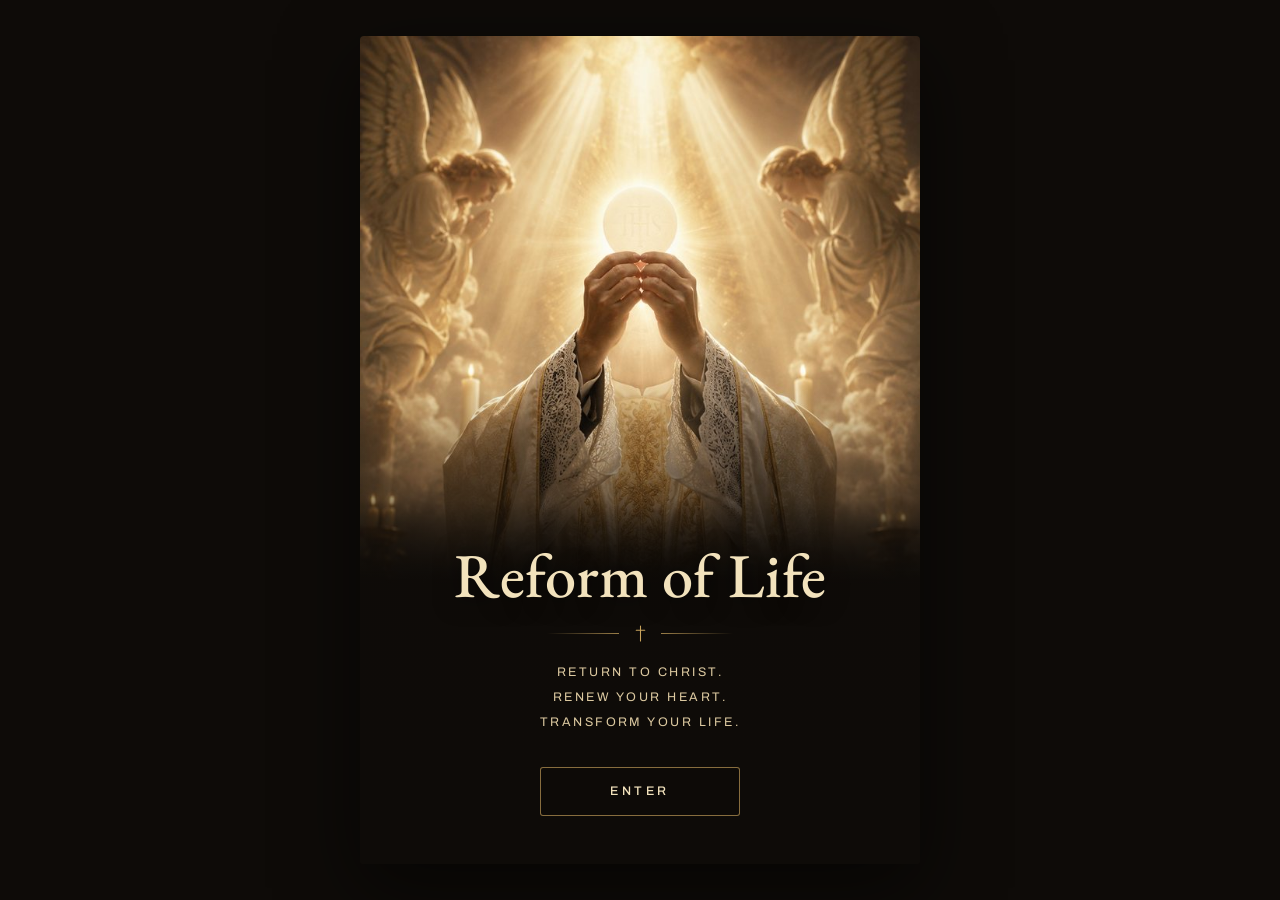
<file: index.html>
<!doctype html>
<html lang="en">
<head>
<meta charset="utf-8">
<meta name="viewport" content="width=device-width, initial-scale=1">
<title>Reform of Life</title>
<meta name="description" content="Return to Christ. Renew your heart. Transform your life. Eight practices to begin with, or to begin again.">
<meta name="theme-color" content="#0E0B08">
<meta name="apple-mobile-web-app-capable" content="yes">
<meta name="apple-mobile-web-app-status-bar-style" content="black-translucent">
<meta name="apple-mobile-web-app-title" content="Reform">
<link rel="manifest" href="manifest.json">
<link rel="apple-touch-icon" href="apple-touch-icon.png">
<link rel="icon" href="favicon-32.png" sizes="32x32">
<link rel="preload" as="image" href="eucharist.jpg" imagesrcset="eucharist-640.jpg 640w, eucharist.jpg 1024w">
<link rel="preconnect" href="https://fonts.googleapis.com">
<link rel="preconnect" href="https://fonts.gstatic.com" crossorigin>
<link rel="stylesheet" href="https://fonts.googleapis.com/css2?family=EB+Garamond:ital,wght@0,400;0,500;0,600&family=Archivo:wght@400;500;600&display=swap">
<link rel="stylesheet" href="style.css">
<script src="app.js" defer></script>
</head>
<body class="cover">

<!-- =====================================================================
     THE FRONTISPIECE.

     A missal opens on a full-page image before a word of text, and this is
     that page. It is the one screen on the site with its own palette: the
     church interior, dark and gold and candlelit. Entering opens into the
     missal itself, which is paper and ink and red. The contrast is the
     point, the way a book feels different from its cover.

     The title, motto and button are REAL TEXT set over the artwork rather
     than baked into it. That keeps them crisp at every size, selectable and
     translatable, lets the button take keyboard focus, and means the wording
     can change without touching the image.
     ===================================================================== -->
<main class="poster">

  <img class="poster-art"
       src="eucharist.jpg"
       srcset="eucharist-640.jpg 640w, eucharist.jpg 1024w"
       sizes="(max-width: 620px) 100vw, 560px"
       alt="A vested priest raises the Eucharist at Mass. The host stands where his face would be, so that only Christ is seen, ringed with light, while two angels bow on either side.">

  <div class="poster-scrim" aria-hidden="true"></div>

  <div class="poster-text">
    <h1 class="poster-title">Reform of Life</h1>

    <!-- Drawn, not typed. The cross character (U+271D) is mapped to an emoji
         on Apple platforms, so it arrived as a flat purple glyph that no CSS
         colour could touch; a font cannot substitute a path. Flanked by two
         hairlines the way the ornament sits in the original poster. -->
    <div class="poster-rule" aria-hidden="true">
      <span class="poster-rule-line"></span>
      <svg class="poster-cross" viewBox="0 0 24 32" aria-hidden="true">
        <path d="M12 2 L12 30 M4 10 L20 10" />
      </svg>
      <span class="poster-rule-line"></span>
    </div>

    <p class="poster-motto">Return to Christ.<br>Renew your heart.<br>Transform your life.</p>

    <a class="poster-enter" href="practices.html">Enter</a>
  </div>

</main>

</body>
</html>
</file>
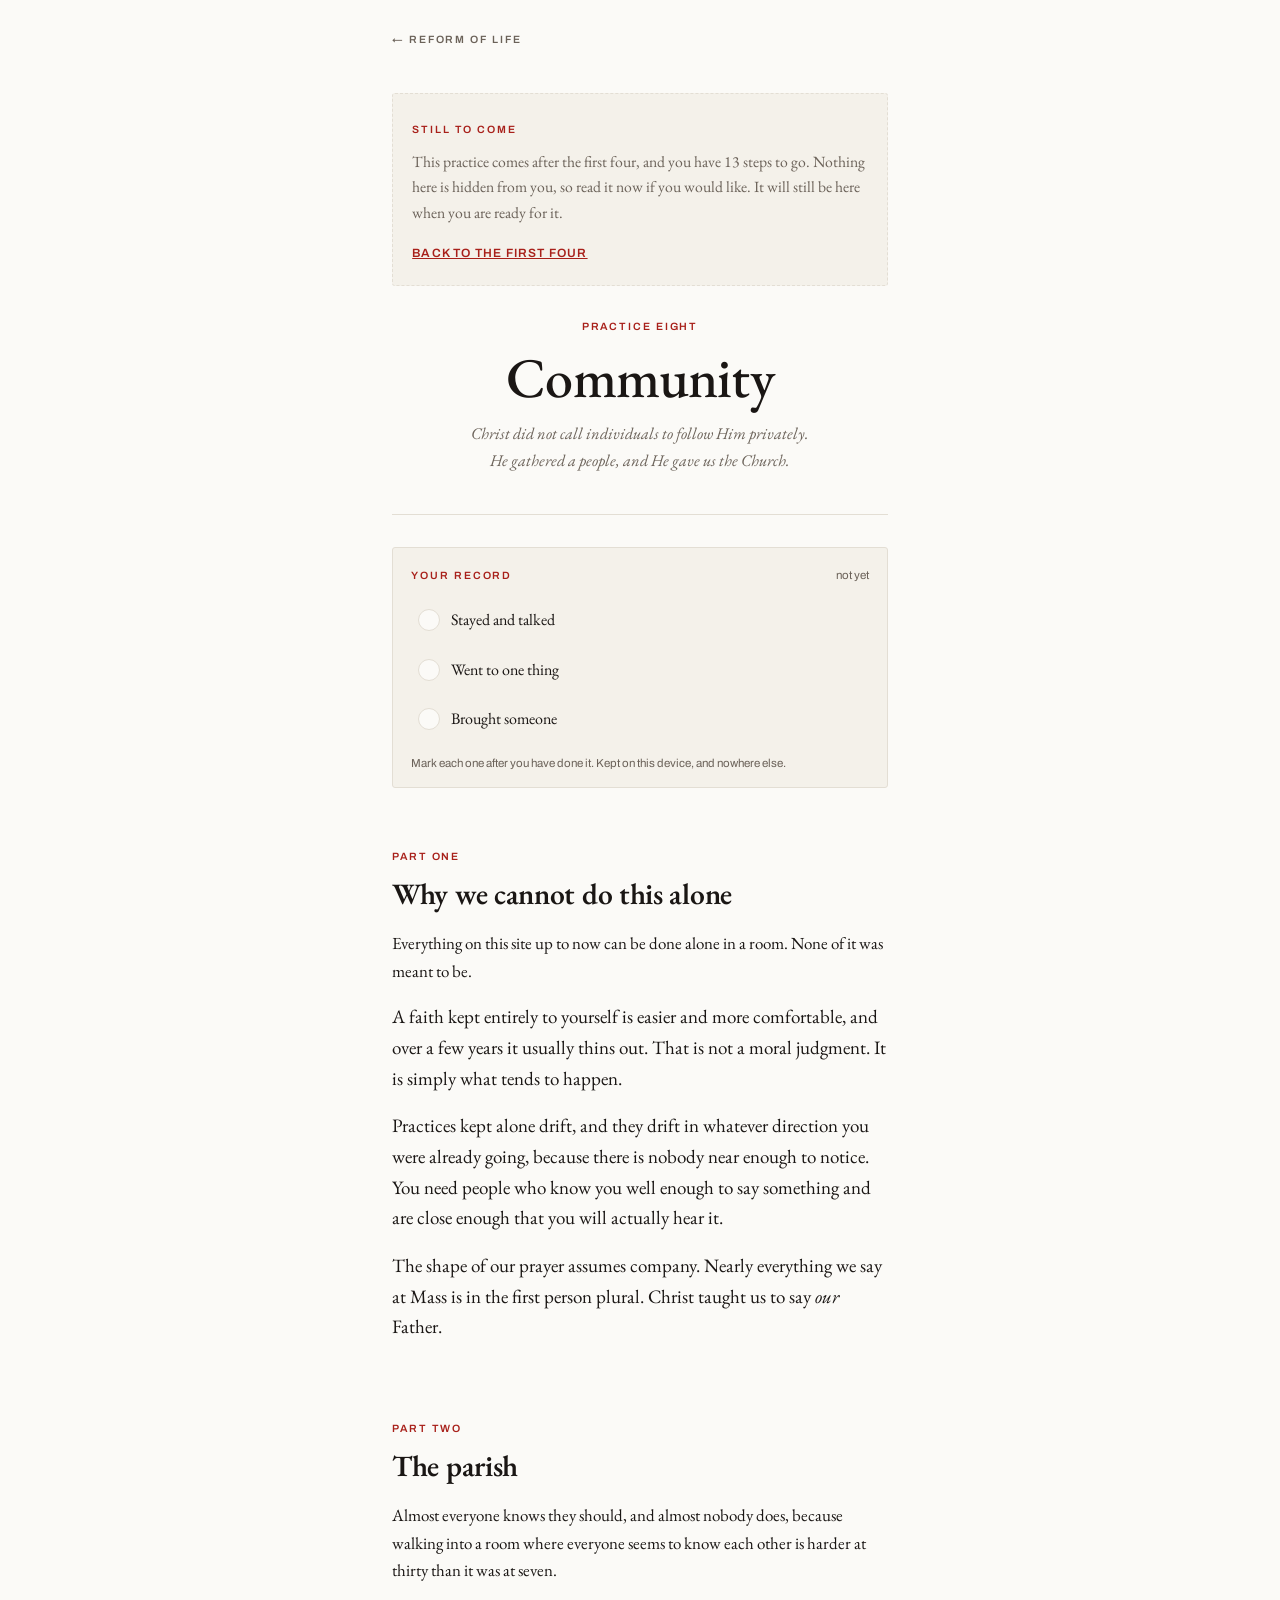
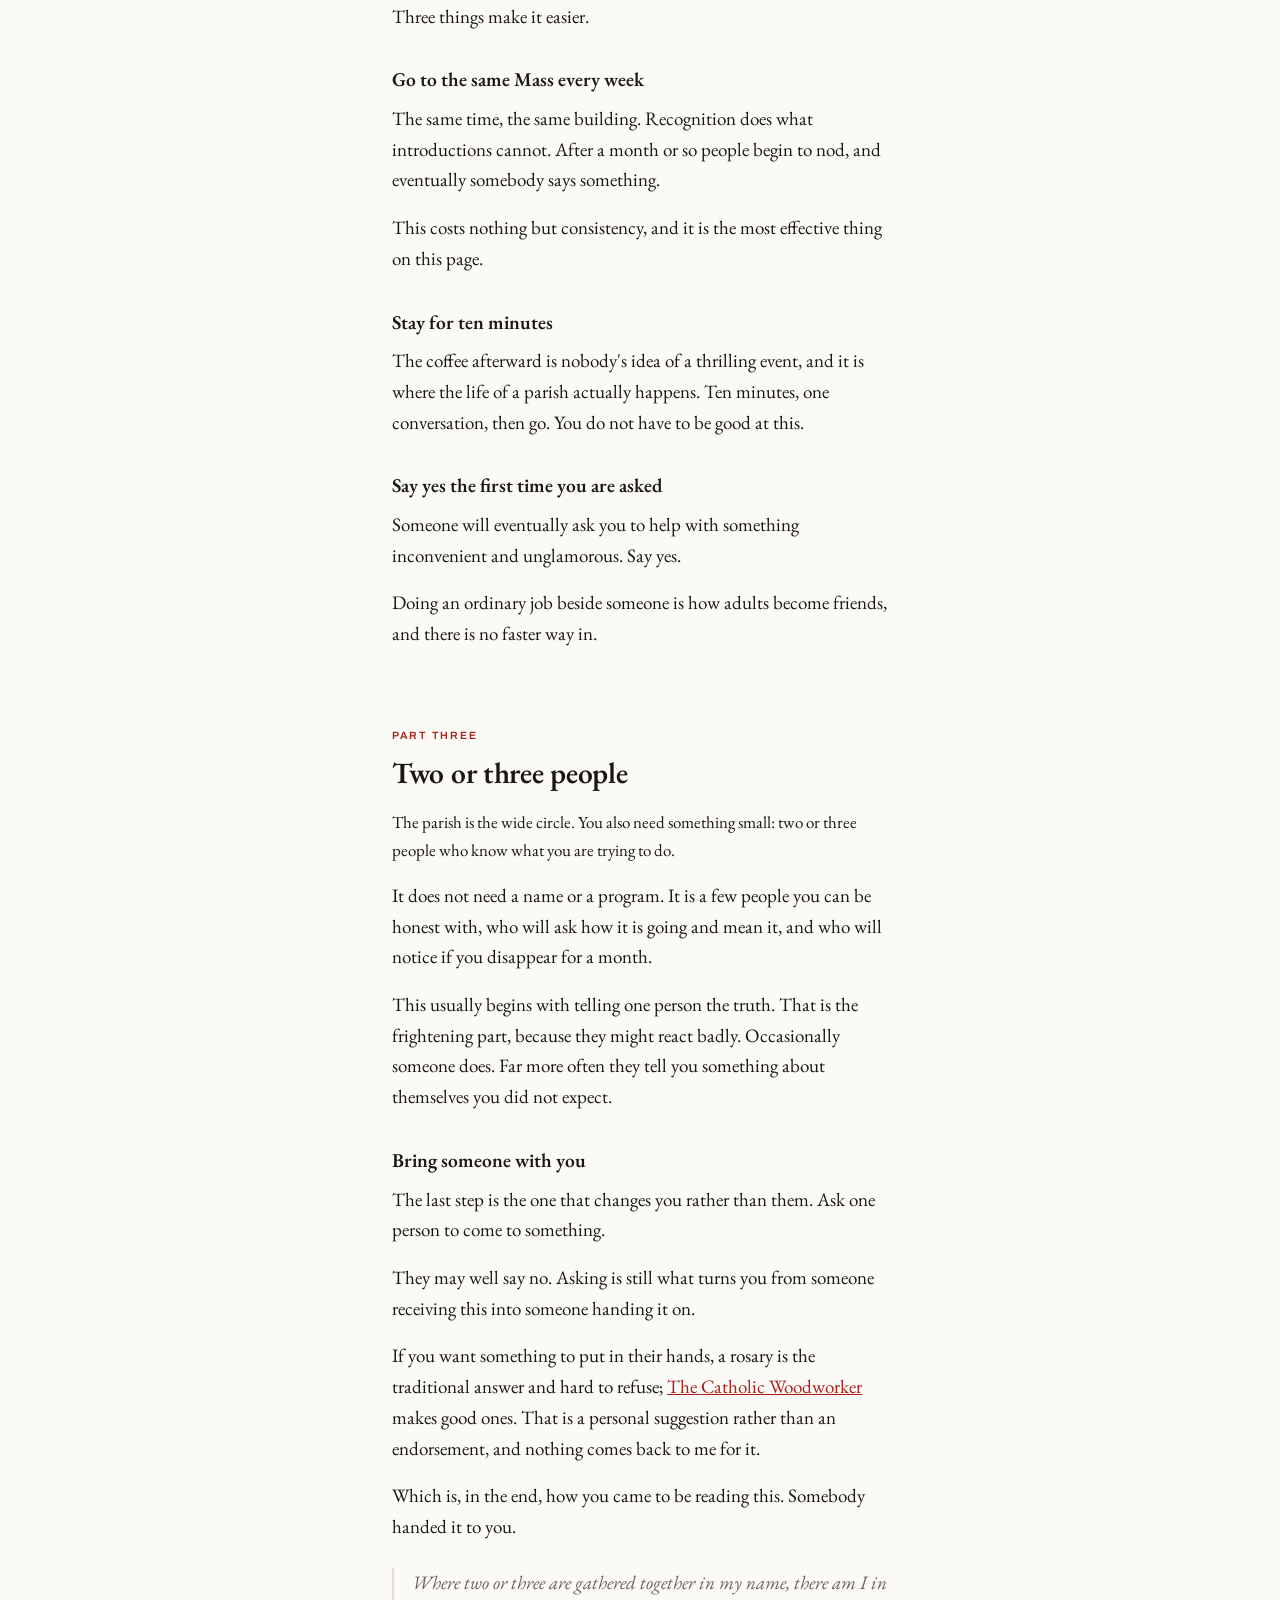
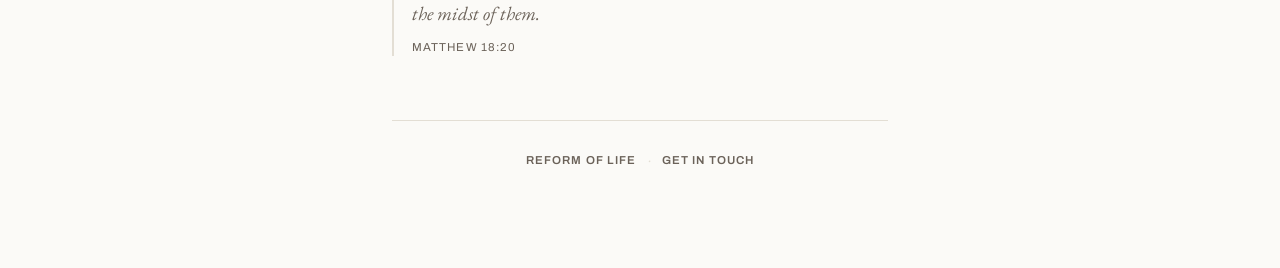
<file: community.html>
<!doctype html>
<html lang="en">
<head>
<meta charset="utf-8">
<meta name="viewport" content="width=device-width, initial-scale=1">
<title>Community &middot; Reform of Life</title>
<meta name="description" content="Why none of this was designed to be done alone, and the smallest real steps into a parish.">
<meta name="theme-color" content="#FBFAF7">
<meta name="apple-mobile-web-app-capable" content="yes">
<meta name="apple-mobile-web-app-status-bar-style" content="default">
<meta name="apple-mobile-web-app-title" content="Reform">
<link rel="manifest" href="manifest.json">
<link rel="apple-touch-icon" href="apple-touch-icon.png">
<link rel="icon" href="favicon-32.png" sizes="32x32">
<link rel="preconnect" href="https://fonts.googleapis.com">
<link rel="preconnect" href="https://fonts.gstatic.com" crossorigin>
<link rel="stylesheet" href="https://fonts.googleapis.com/css2?family=EB+Garamond:ital,wght@0,400;0,500;0,600;1,400&family=Archivo:wght@400;500;600&display=swap">
<link rel="stylesheet" href="style.css">
<script src="app.js" defer></script>
</head>
<body>

<nav class="topbar"><a href="practices.html">&larr; Reform of Life</a></nav>

<div class="sheet">
  <div data-gate></div>

  <header class="masthead">
    <span class="label">Practice eight</span>
    <h1>Community</h1>
    <p class="dedication">Christ did not call individuals to follow Him privately. He gathered a people, and He gave us the Church.</p>
  </header>

  <div data-tracker="community"></div>

  <section id="why">
    <span class="label">Part one</span>
    <h2>Why we cannot do this alone</h2>

    <p class="lead">Everything on this site up to now can be done alone in a room. None of it was meant to be.</p>

    <p>A faith kept entirely to yourself is easier and more comfortable, and over a few years it usually thins out. That is not a moral judgment. It is simply what tends to happen.</p>

    <p>Practices kept alone drift, and they drift in whatever direction you were already going, because there is nobody near enough to notice. You need people who know you well enough to say something and are close enough that you will actually hear it.</p>

    <p>The shape of our prayer assumes company. Nearly everything we say at Mass is in the first person plural. Christ taught us to say <em>our</em> Father.</p>
  </section>

  <section id="parish">
    <span class="label">Part two</span>
    <h2>The parish</h2>

    <p class="lead">Almost everyone knows they should, and almost nobody does, because walking into a room where everyone seems to know each other is harder at thirty than it was at seven.</p>

    <p>Three things make it easier.</p>

    <h3>Go to the same Mass every week</h3>
    <p>The same time, the same building. Recognition does what introductions cannot. After a month or so people begin to nod, and eventually somebody says something.</p>
    <p>This costs nothing but consistency, and it is the most effective thing on this page.</p>

    <h3>Stay for ten minutes</h3>
    <p>The coffee afterward is nobody's idea of a thrilling event, and it is where the life of a parish actually happens. Ten minutes, one conversation, then go. You do not have to be good at this.</p>

    <h3>Say yes the first time you are asked</h3>
    <p>Someone will eventually ask you to help with something inconvenient and unglamorous. Say yes.</p>
    <p>Doing an ordinary job beside someone is how adults become friends, and there is no faster way in.</p>
  </section>

  <section id="few">
    <span class="label">Part three</span>
    <h2>Two or three people</h2>

    <p class="lead">The parish is the wide circle. You also need something small: two or three people who know what you are trying to do.</p>

    <p>It does not need a name or a program. It is a few people you can be honest with, who will ask how it is going and mean it, and who will notice if you disappear for a month.</p>

    <p>This usually begins with telling one person the truth. That is the frightening part, because they might react badly. Occasionally someone does. Far more often they tell you something about themselves you did not expect.</p>

    <h3>Bring someone with you</h3>
    <p>The last step is the one that changes you rather than them. Ask one person to come to something.</p>
    <p>They may well say no. Asking is still what turns you from someone receiving this into someone handing it on.</p>

    <p>If you want something to put in their hands, a rosary is the traditional answer and hard to refuse; <a href="https://catholicwoodworker.com" target="_blank" rel="noopener noreferrer">The Catholic Woodworker</a> makes good ones. That is a personal suggestion rather than an endorsement, and nothing comes back to me for it.</p>

    <p>Which is, in the end, how you came to be reading this. Somebody handed it to you.</p>

    <blockquote>
      Where two or three are gathered together in my name, there am I in the midst of them.
      <cite>Matthew 18:20</cite>
    </blockquote>
  </section>

  <footer class="colophon">
    <a href="practices.html">Reform of Life</a>
    <span class="colophon-sep">&middot;</span>
    <a href="contact.html">Get in touch</a>
  </footer>

</div>
</body>
</html>
</file>
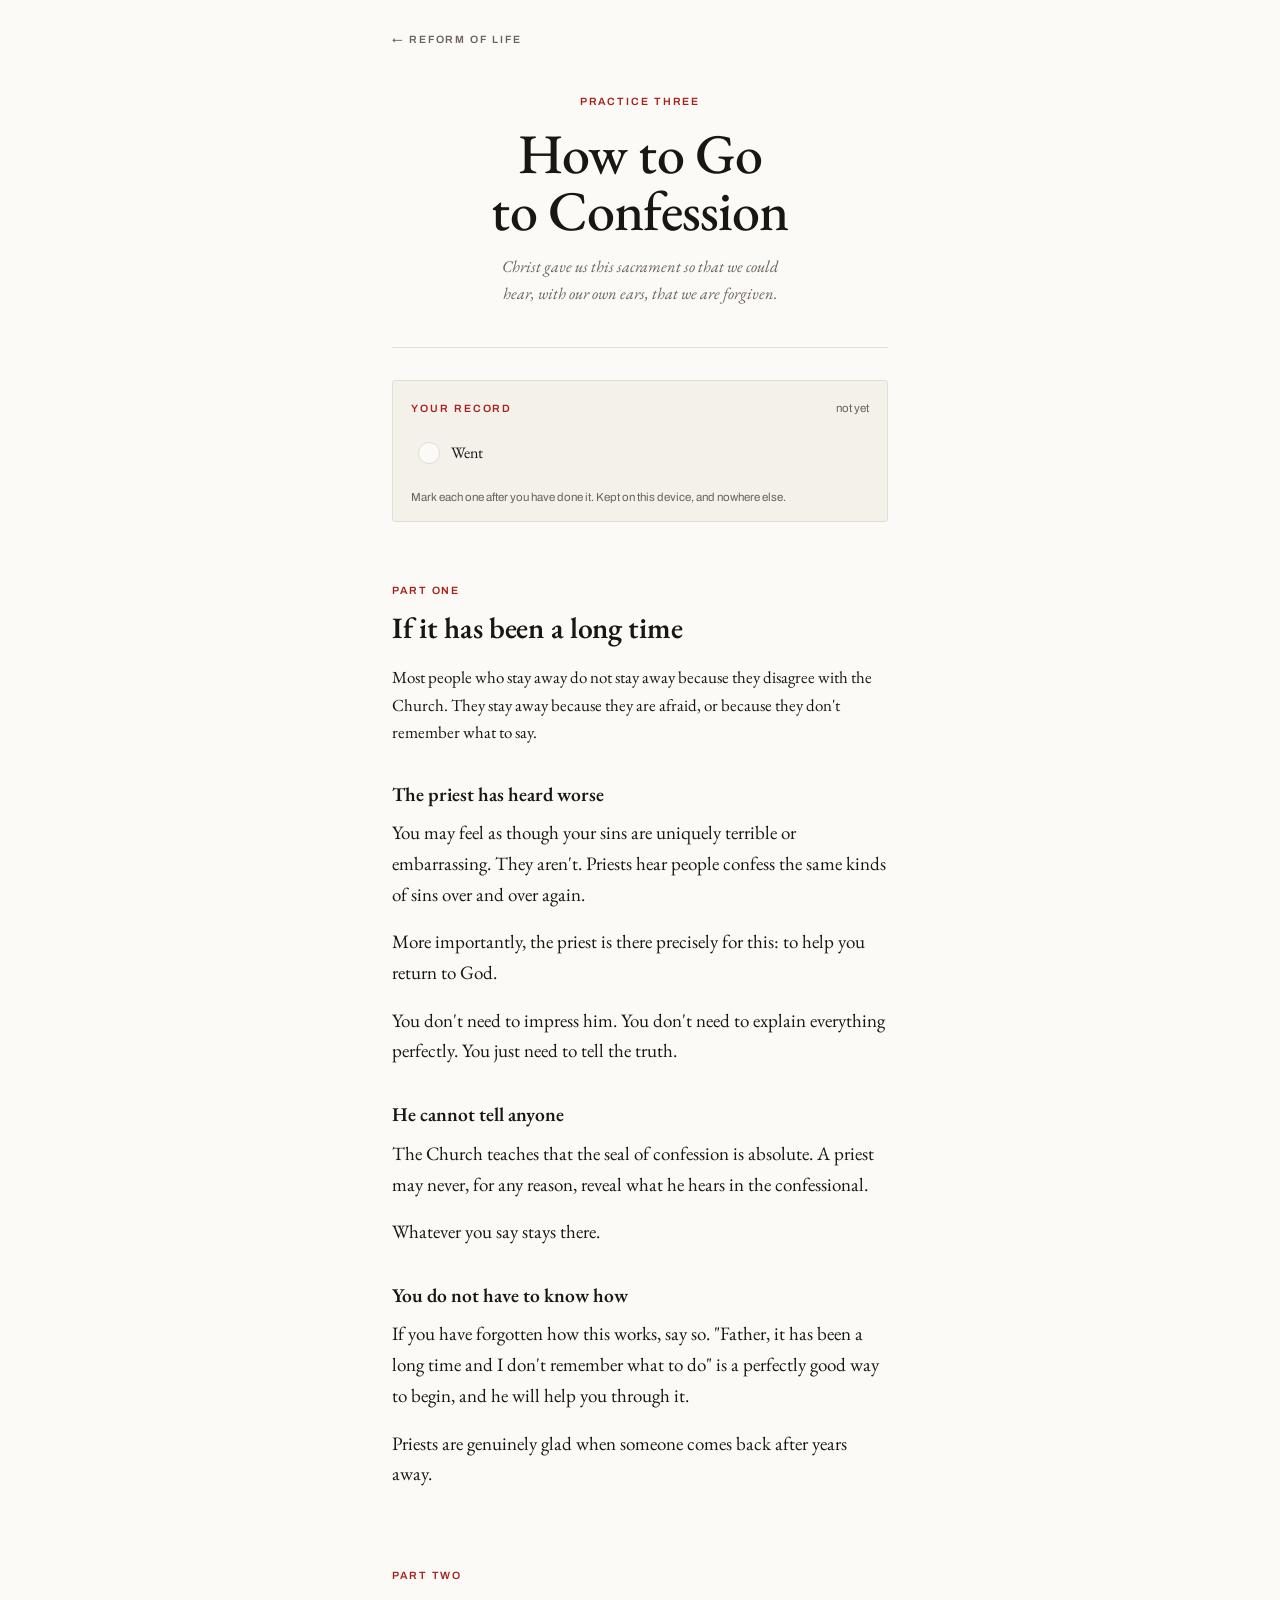
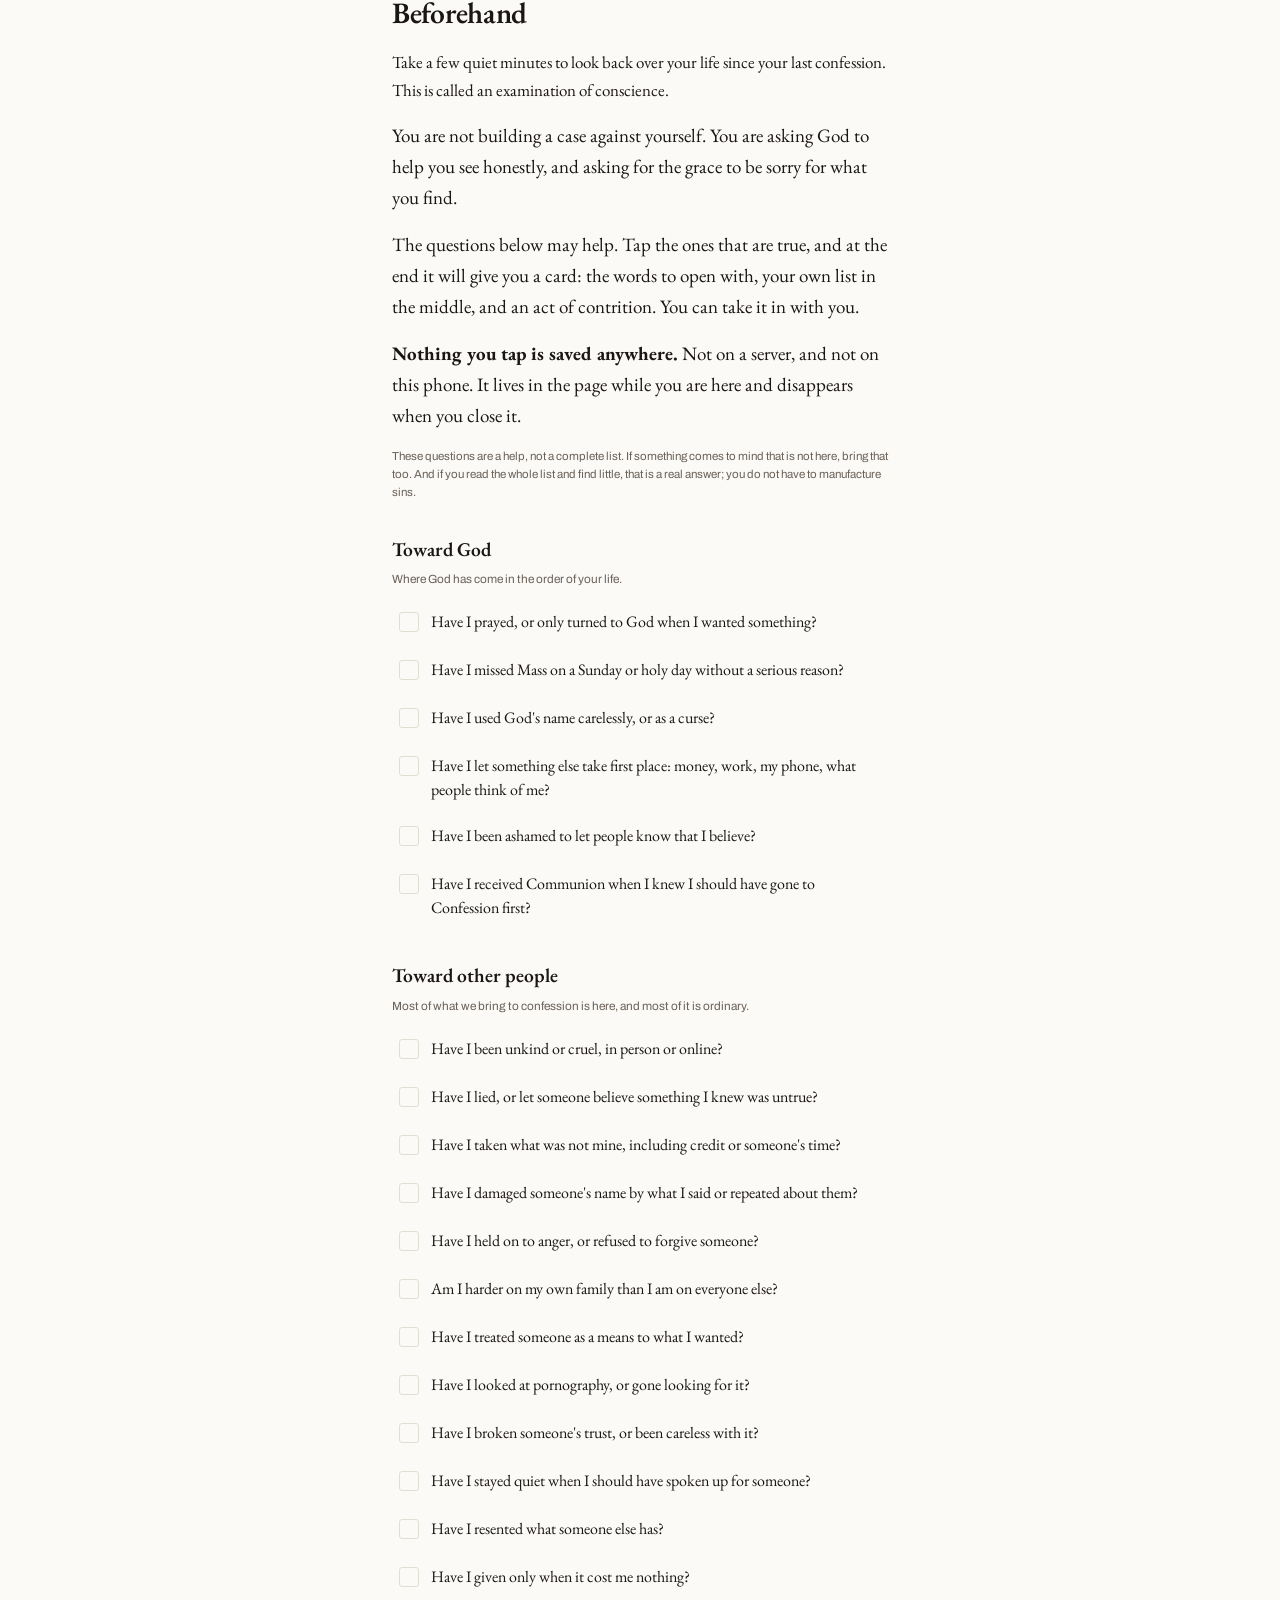
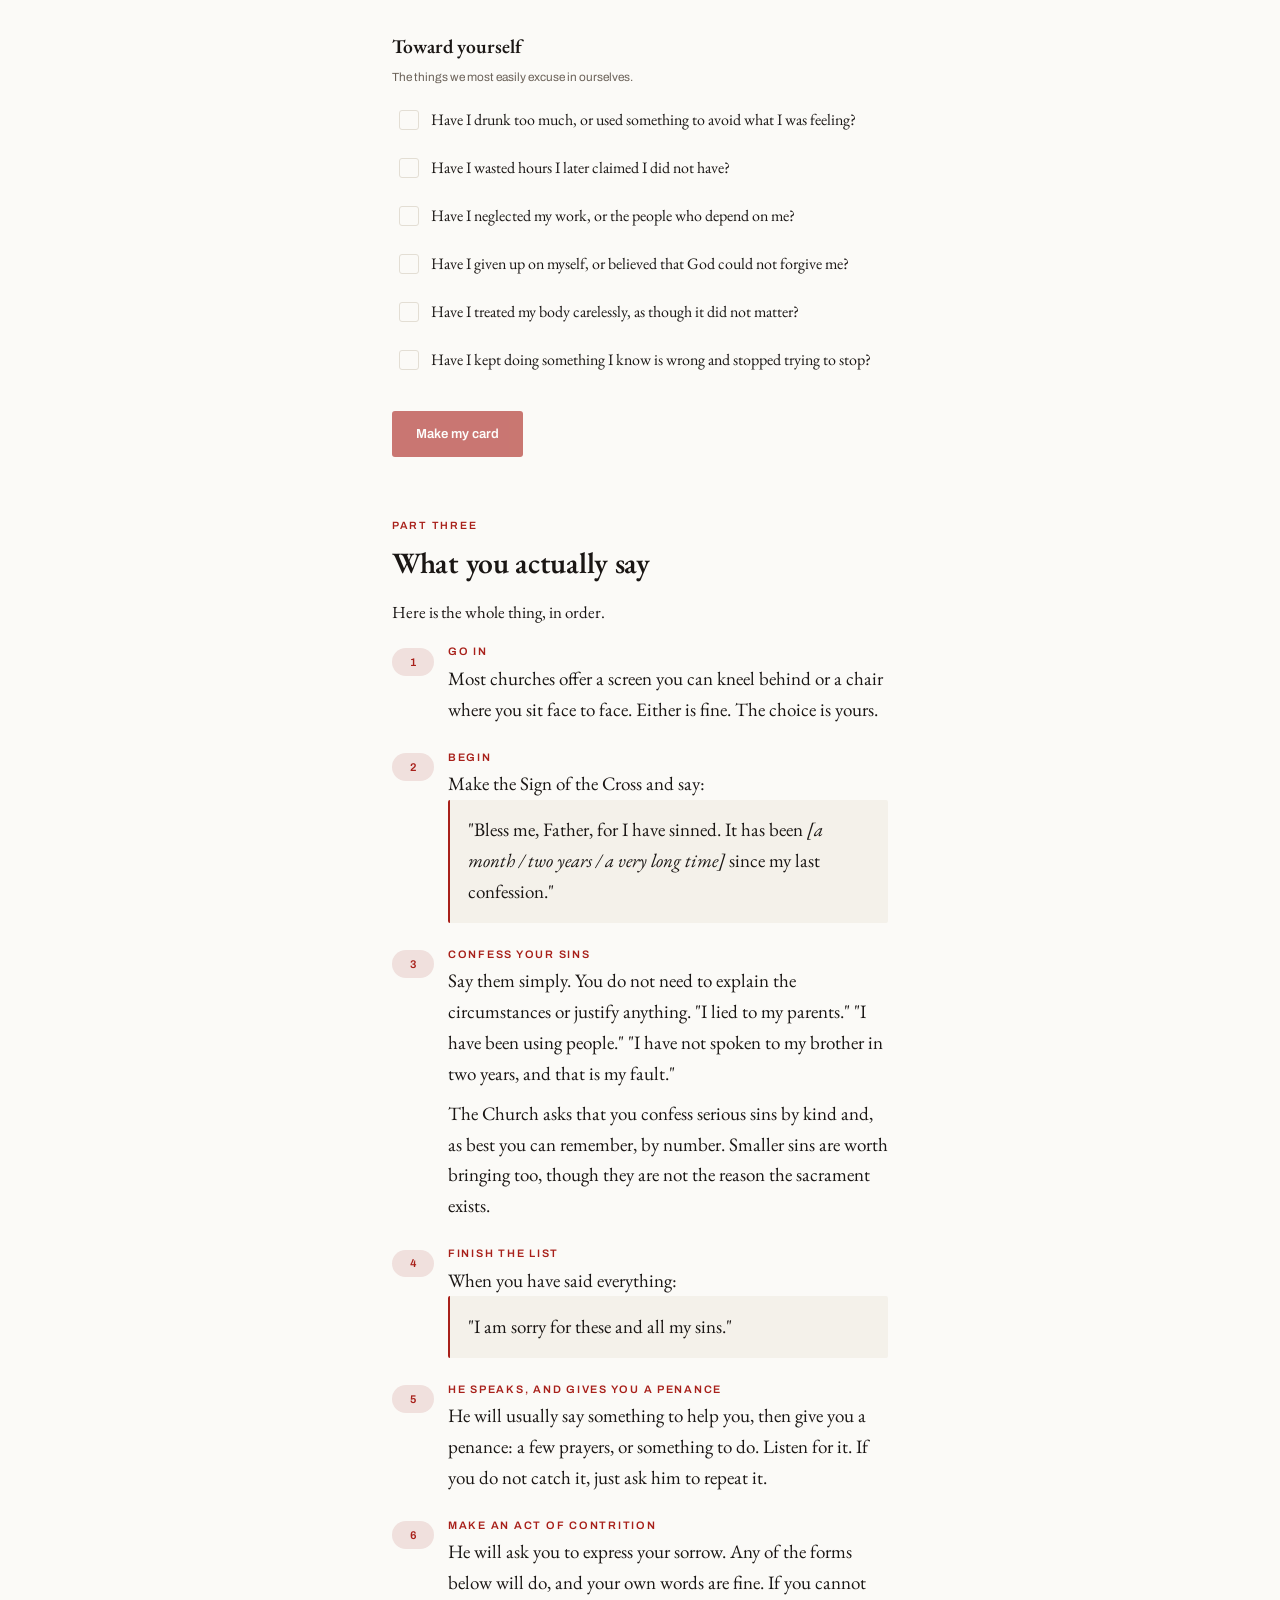
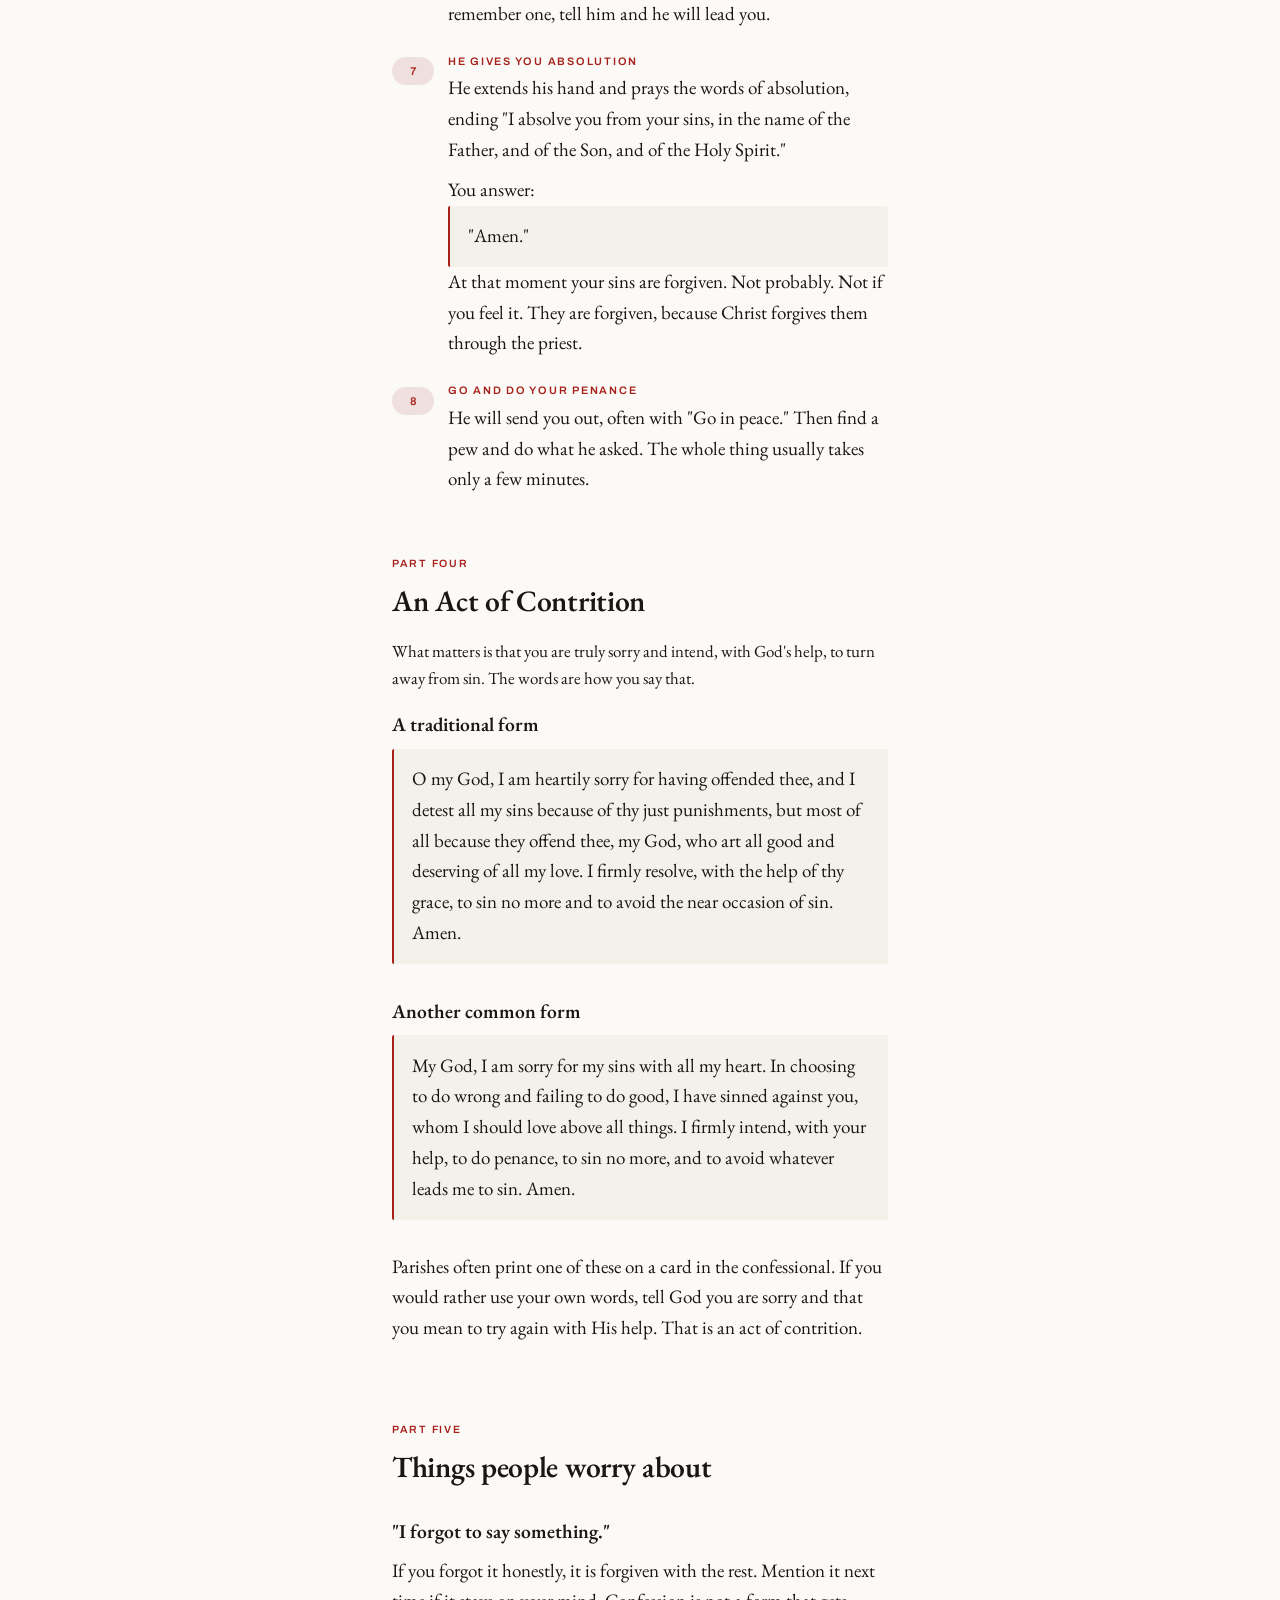
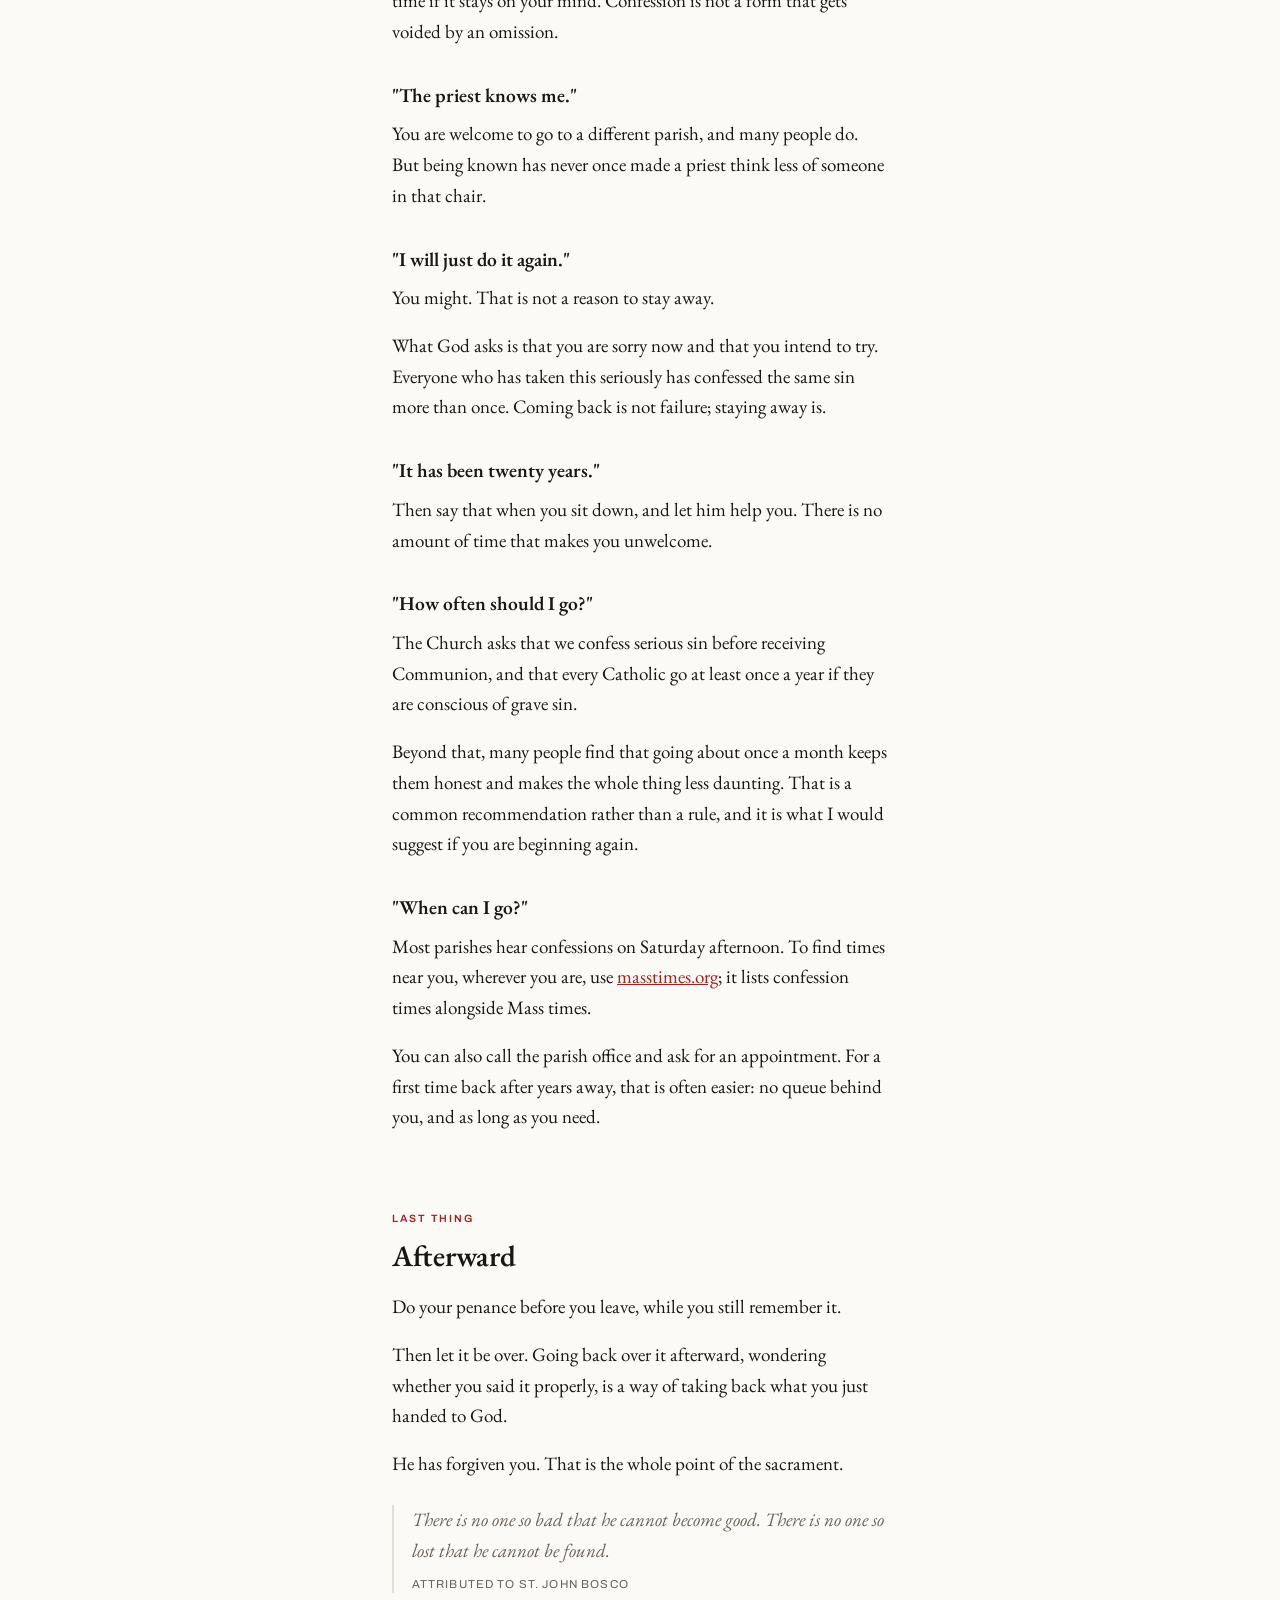
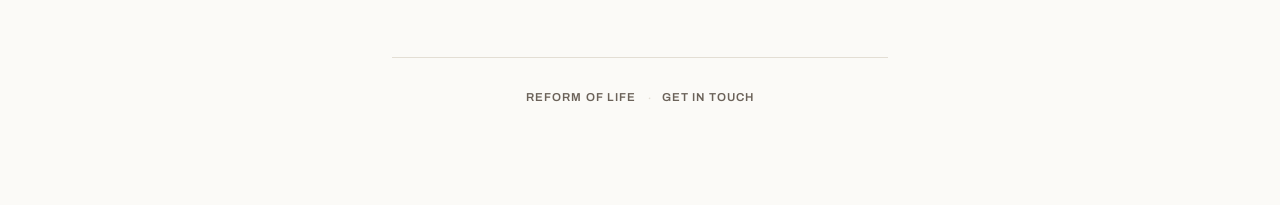
<file: confession.html>
<!doctype html>
<html lang="en">
<head>
<meta charset="utf-8">
<meta name="viewport" content="width=device-width, initial-scale=1">
<title>Confession &middot; Reform of Life</title>
<meta name="description" content="How to go to Confession: what to do beforehand, exactly what you say, the Act of Contrition, and what happens after.">
<meta name="theme-color" content="#FBFAF7">
<meta name="apple-mobile-web-app-capable" content="yes">
<meta name="apple-mobile-web-app-status-bar-style" content="default">
<meta name="apple-mobile-web-app-title" content="Reform">
<link rel="manifest" href="manifest.json">
<link rel="apple-touch-icon" href="apple-touch-icon.png">
<link rel="icon" href="favicon-32.png" sizes="32x32">
<link rel="preconnect" href="https://fonts.googleapis.com">
<link rel="preconnect" href="https://fonts.gstatic.com" crossorigin>
<link rel="stylesheet" href="https://fonts.googleapis.com/css2?family=EB+Garamond:ital,wght@0,400;0,500;0,600;1,400&family=Archivo:wght@400;500;600&display=swap">
<link rel="stylesheet" href="style.css">
<script src="app.js" defer></script>
<script src="exam.js" defer></script>
</head>
<body>

<nav class="topbar"><a href="practices.html">&larr; Reform of Life</a></nav>

<div class="sheet">

  <header class="masthead">
    <span class="label">Practice three</span>
    <h1>How to Go to Confession</h1>
    <p class="dedication">Christ gave us this sacrament so that we could hear, with our own ears, that we are forgiven.</p>
  </header>

  <div data-tracker="confession"></div>

  <section id="first">
    <span class="label">Part one</span>
    <h2>If it has been a long time</h2>

    <p class="lead">Most people who stay away do not stay away because they disagree with the Church. They stay away because they are afraid, or because they don't remember what to say.</p>

    <h3>The priest has heard worse</h3>
    <p>You may feel as though your sins are uniquely terrible or embarrassing. They aren't. Priests hear people confess the same kinds of sins over and over again.</p>
    <p>More importantly, the priest is there precisely for this: to help you return to God.</p>
    <p>You don't need to impress him. You don't need to explain everything perfectly. You just need to tell the truth.</p>

    <h3>He cannot tell anyone</h3>
    <p>The Church teaches that the seal of confession is absolute. A priest may never, for any reason, reveal what he hears in the confessional.</p>
    <p>Whatever you say stays there.</p>

    <h3>You do not have to know how</h3>
    <p>If you have forgotten how this works, say so. "Father, it has been a long time and I don't remember what to do" is a perfectly good way to begin, and he will help you through it.</p>
    <p>Priests are genuinely glad when someone comes back after years away.</p>
  </section>

  <section id="before">
    <span class="label">Part two</span>
    <h2>Beforehand</h2>

    <p class="lead">Take a few quiet minutes to look back over your life since your last confession. This is called an examination of conscience.</p>

    <p>You are not building a case against yourself. You are asking God to help you see honestly, and asking for the grace to be sorry for what you find.</p>

    <p>The questions below may help. Tap the ones that are true, and at the end it will give you a card: the words to open with, your own list in the middle, and an act of contrition. You can take it in with you.</p>

    <p><strong>Nothing you tap is saved anywhere.</strong> Not on a server, and not on this phone. It lives in the page while you are here and disappears when you close it.</p>

    <p class="record-note">These questions are a help, not a complete list. If something comes to mind that is not here, bring that too. And if you read the whole list and find little, that is a real answer; you do not have to manufacture sins.</p>

    <div id="exam"></div>
  </section>

  <section id="script" class="page-break">
    <span class="label">Part three</span>
    <h2>What you actually say</h2>

    <p class="lead">Here is the whole thing, in order.</p>

    <ol class="walk">
      <li><span class="marker">1</span><div>
        <span class="step-do">Go in</span>
        <p class="step-say">Most churches offer a screen you can kneel behind or a chair where you sit face to face. Either is fine. The choice is yours.</p>
      </div></li>
      <li><span class="marker">2</span><div>
        <span class="step-do">Begin</span>
        <p class="step-say">Make the Sign of the Cross and say:</p>
        <p class="said">"Bless me, Father, for I have sinned. It has been <em>[a month / two years / a very long time]</em> since my last confession."</p>
      </div></li>
      <li><span class="marker">3</span><div>
        <span class="step-do">Confess your sins</span>
        <p class="step-say">Say them simply. You do not need to explain the circumstances or justify anything. "I lied to my parents." "I have been using people." "I have not spoken to my brother in two years, and that is my fault."</p>
        <p class="step-say">The Church asks that you confess serious sins by kind and, as best you can remember, by number. Smaller sins are worth bringing too, though they are not the reason the sacrament exists.</p>
      </div></li>
      <li><span class="marker">4</span><div>
        <span class="step-do">Finish the list</span>
        <p class="step-say">When you have said everything:</p>
        <p class="said">"I am sorry for these and all my sins."</p>
      </div></li>
      <li><span class="marker">5</span><div>
        <span class="step-do">He speaks, and gives you a penance</span>
        <p class="step-say">He will usually say something to help you, then give you a penance: a few prayers, or something to do. Listen for it. If you do not catch it, just ask him to repeat it.</p>
      </div></li>
      <li><span class="marker">6</span><div>
        <span class="step-do">Make an act of contrition</span>
        <p class="step-say">He will ask you to express your sorrow. Any of the forms below will do, and your own words are fine. If you cannot remember one, tell him and he will lead you.</p>
      </div></li>
      <li><span class="marker">7</span><div>
        <span class="step-do">He gives you absolution</span>
        <p class="step-say">He extends his hand and prays the words of absolution, ending "I absolve you from your sins, in the name of the Father, and of the Son, and of the Holy Spirit."</p>
        <p class="step-say">You answer:</p>
        <p class="said">"Amen."</p>
        <p class="step-say">At that moment your sins are forgiven. Not probably. Not if you feel it. They are forgiven, because Christ forgives them through the priest.</p>
      </div></li>
      <li><span class="marker">8</span><div>
        <span class="step-do">Go and do your penance</span>
        <p class="step-say">He will send you out, often with "Go in peace." Then find a pew and do what he asked. The whole thing usually takes only a few minutes.</p>
      </div></li>
    </ol>
  </section>

  <section id="contrition">
    <span class="label">Part four</span>
    <h2>An Act of Contrition</h2>

    <p class="lead">What matters is that you are truly sorry and intend, with God's help, to turn away from sin. The words are how you say that.</p>

    <div class="prayer">
      <h3>A traditional form</h3>
      <p>O my God, I am heartily sorry for having offended thee, and I detest all my sins because of thy just punishments, but most of all because they offend thee, my God, who art all good and deserving of all my love. I firmly resolve, with the help of thy grace, to sin no more and to avoid the near occasion of sin. Amen.</p>
    </div>

    <div class="prayer">
      <h3>Another common form</h3>
      <p>My God, I am sorry for my sins with all my heart. In choosing to do wrong and failing to do good, I have sinned against you, whom I should love above all things. I firmly intend, with your help, to do penance, to sin no more, and to avoid whatever leads me to sin. Amen.</p>
    </div>

    <p>Parishes often print one of these on a card in the confessional. If you would rather use your own words, tell God you are sorry and that you mean to try again with His help. That is an act of contrition.</p>
  </section>

  <section id="worries">
    <span class="label">Part five</span>
    <h2>Things people worry about</h2>

    <h3>"I forgot to say something."</h3>
    <p>If you forgot it honestly, it is forgiven with the rest. Mention it next time if it stays on your mind. Confession is not a form that gets voided by an omission.</p>

    <h3>"The priest knows me."</h3>
    <p>You are welcome to go to a different parish, and many people do. But being known has never once made a priest think less of someone in that chair.</p>

    <h3>"I will just do it again."</h3>
    <p>You might. That is not a reason to stay away.</p>
    <p>What God asks is that you are sorry now and that you intend to try. Everyone who has taken this seriously has confessed the same sin more than once. Coming back is not failure; staying away is.</p>

    <h3>"It has been twenty years."</h3>
    <p>Then say that when you sit down, and let him help you. There is no amount of time that makes you unwelcome.</p>

    <h3>"How often should I go?"</h3>
    <p>The Church asks that we confess serious sin before receiving Communion, and that every Catholic go at least once a year if they are conscious of grave sin.</p>
    <p>Beyond that, many people find that going about once a month keeps them honest and makes the whole thing less daunting. That is a common recommendation rather than a rule, and it is what I would suggest if you are beginning again.</p>

    <h3>"When can I go?"</h3>
    <p>Most parishes hear confessions on Saturday afternoon. To find times near you, wherever you are, use <a href="https://masstimes.org" target="_blank" rel="noopener noreferrer">masstimes.org</a>; it lists confession times alongside Mass times.</p>
    <p>You can also call the parish office and ask for an appointment. For a first time back after years away, that is often easier: no queue behind you, and as long as you need.</p>
  </section>

  <section id="after">
    <span class="label">Last thing</span>
    <h2>Afterward</h2>

    <p>Do your penance before you leave, while you still remember it.</p>

    <p>Then let it be over. Going back over it afterward, wondering whether you said it properly, is a way of taking back what you just handed to God.</p>

    <p>He has forgiven you. That is the whole point of the sacrament.</p>

    <blockquote>
      There is no one so bad that he cannot become good. There is no one so lost that he cannot be found.
      <cite>Attributed to St. John Bosco</cite>
    </blockquote>
  </section>

  <div id="confession-card"></div>

  <footer class="colophon">
    <a href="practices.html">Reform of Life</a>
    <span class="colophon-sep">&middot;</span>
    <a href="contact.html">Get in touch</a>
  </footer>

</div>
</body>
</html>
</file>
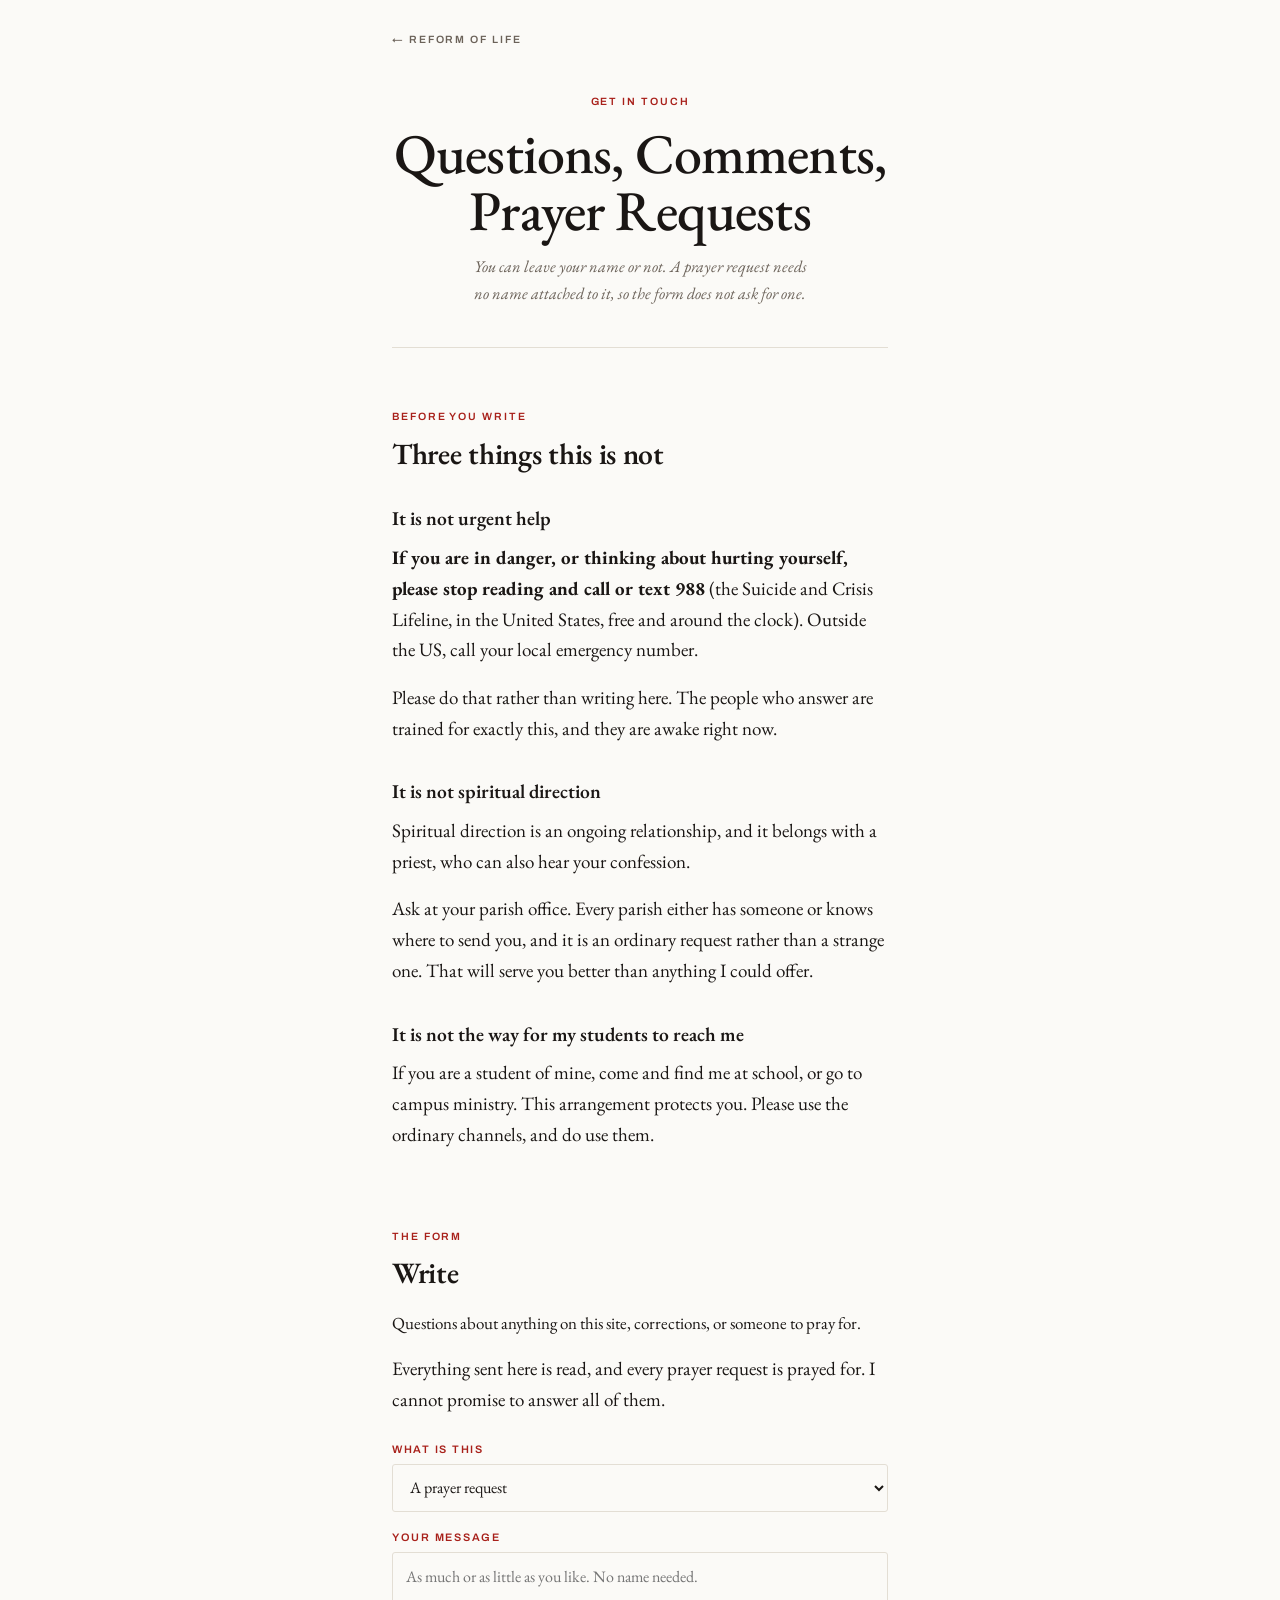
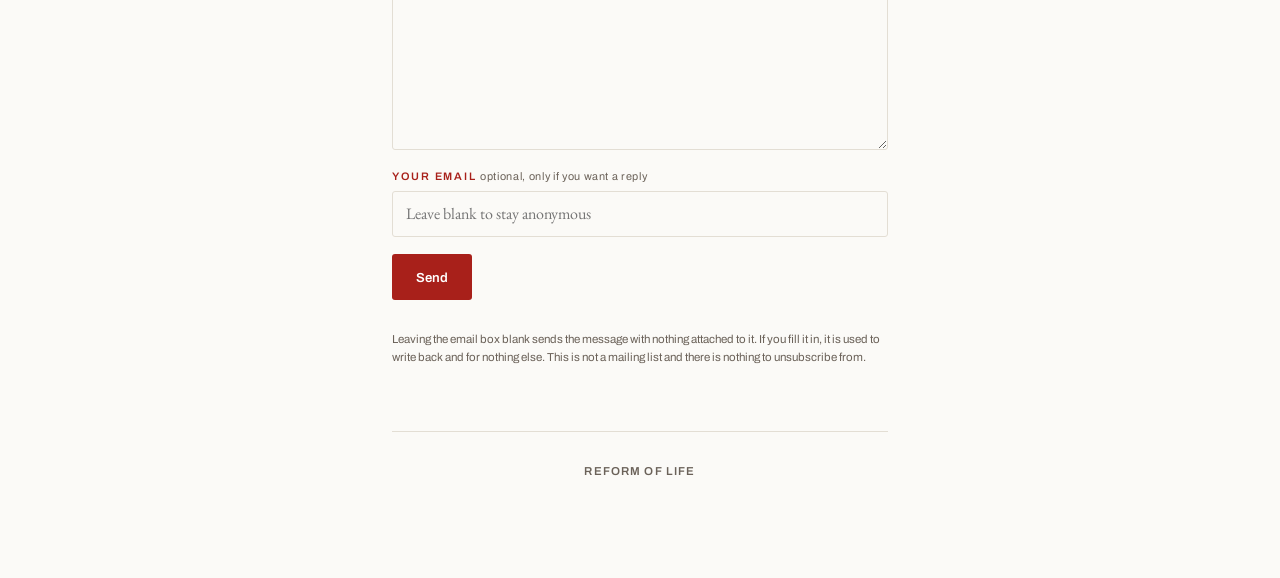
<file: contact.html>
<!doctype html>
<html lang="en">
<head>
<meta charset="utf-8">
<meta name="viewport" content="width=device-width, initial-scale=1">
<title>Get in Touch &middot; Reform of Life</title>
<meta name="description" content="Questions, comments and prayer requests, anonymously if you like. Plus where to find a priest, and what to do if something is urgent.">
<meta name="theme-color" content="#FBFAF7">
<meta name="apple-mobile-web-app-capable" content="yes">
<meta name="apple-mobile-web-app-status-bar-style" content="default">
<meta name="apple-mobile-web-app-title" content="Reform">
<link rel="manifest" href="manifest.json">
<link rel="apple-touch-icon" href="apple-touch-icon.png">
<link rel="icon" href="favicon-32.png" sizes="32x32">
<link rel="preconnect" href="https://fonts.googleapis.com">
<link rel="preconnect" href="https://fonts.gstatic.com" crossorigin>
<link rel="stylesheet" href="https://fonts.googleapis.com/css2?family=EB+Garamond:ital,wght@0,400;0,500;0,600;1,400&family=Archivo:wght@400;500;600&display=swap">
<link rel="stylesheet" href="style.css">
<script src="app.js" defer></script>
</head>
<body>

<nav class="topbar"><a href="practices.html">&larr; Reform of Life</a></nav>

<div class="sheet">

  <header class="masthead">
    <span class="label">Get in touch</span>
    <h1>Questions, Comments, Prayer Requests</h1>
    <p class="dedication">You can leave your name or not. A prayer request needs no name attached to it, so the form does not ask for one.</p>
  </header>

  <section id="limits">
    <span class="label">Before you write</span>
    <h2>Three things this is not</h2>

    <h3>It is not urgent help</h3>
    <p><strong>If you are in danger, or thinking about hurting yourself, please stop reading and call or text 988</strong> (the Suicide and Crisis Lifeline, in the United States, free and around the clock). Outside the US, call your local emergency number.</p>
    <p>Please do that rather than writing here. The people who answer are trained for exactly this, and they are awake right now.</p>

    <h3>It is not spiritual direction</h3>
    <p>Spiritual direction is an ongoing relationship, and it belongs with a priest, who can also hear your confession.</p>
    <p>Ask at your parish office. Every parish either has someone or knows where to send you, and it is an ordinary request rather than a strange one. That will serve you better than anything I could offer.</p>

    <h3>It is not the way for my students to reach me</h3>
    <p>If you are a student of mine, come and find me at school, or go to campus ministry. This arrangement protects you. Please use the ordinary channels, and do use them.</p>
  </section>

  <section id="write">
    <span class="label">The form</span>
    <h2>Write</h2>

    <p class="lead">Questions about anything on this site, corrections, or someone to pray for.</p>
    <p>Everything sent here is read, and every prayer request is prayed for. I cannot promise to answer all of them.</p>

    <form class="contact-form" id="contact-form" method="POST" novalidate>
      <div class="field">
        <label for="kind">What is this</label>
        <select id="kind" name="kind">
          <option>A prayer request</option>
          <option>A question about something on this site</option>
          <option>A correction; something here is wrong</option>
          <option>Something else</option>
        </select>
      </div>

      <div class="field">
        <label for="message">Your message</label>
        <textarea id="message" name="message" rows="7" required
          placeholder="As much or as little as you like. No name needed."></textarea>
      </div>

      <div class="field">
        <label for="email">Your email <span class="optional">optional, only if you want a reply</span></label>
        <input id="email" name="email" type="email" autocomplete="email" placeholder="Leave blank to stay anonymous">
      </div>

      <!-- A honeypot: a field a person never sees and a bot fills in. Named
           _gotcha because that is Formspree's own convention, so anything that
           fills it is dropped server-side as well as here. -->
      <div class="field hp" aria-hidden="true">
        <label for="_gotcha">Leave this empty</label>
        <input id="_gotcha" name="_gotcha" type="text" tabindex="-1" autocomplete="off">
      </div>

      <input type="hidden" name="_subject" value="Reform of Life; a message from the site">

      <button type="submit" class="send-btn">Send</button>
      <p class="form-status" id="form-status" role="status" aria-live="polite"></p>
    </form>

    <p class="record-note">
      Leaving the email box blank sends the message with nothing attached to it. If you fill it in,
      it is used to write back and for nothing else. This is not a mailing list and there is nothing
      to unsubscribe from.
    </p>
  </section>

  <footer class="colophon">
    <a href="practices.html">Reform of Life</a>
  </footer>

</div>

<script>
/* ---------------------------------------------------------------------
   The form posts to a third-party endpoint, because this is a static site
   with no server of its own; that was a deliberate choice made so the site
   would hold no data about anybody, and a form is the one place it has a
   cost. Formspree's free tier covers far more than this will ever see.

   ⚠️ TO TURN IT ON: create a form at formspree.io, then paste the endpoint
   it gives you into ENDPOINT below and redeploy. Until then the form stays
   visible but reports honestly that it is not connected rather than
   swallowing what somebody wrote, which is the worst possible failure for
   a page like this one.
   --------------------------------------------------------------------- */
(function () {
  "use strict";
  var ENDPOINT = "https://formspree.io/f/xppankvz";

  var form = document.getElementById("contact-form");
  var status = document.getElementById("form-status");
  if (!form) return;

  function say(msg, kind) {
    status.textContent = msg;
    status.className = "form-status" + (kind ? " " + kind : "");
  }

  if (!ENDPOINT) {
    say("This form is not connected yet. Nothing you type here would be sent, so please do not rely on it today.", "warn");
  }

  form.addEventListener("submit", function (e) {
    e.preventDefault();
    if (!ENDPOINT) { say("Still not connected; your message would be lost, so it has not been sent.", "warn"); return; }
    if (form._gotcha.value) return;              // a bot filled the honeypot
    if (!form.message.value.trim()) { say("Write something first.", "warn"); return; }

    var btn = form.querySelector(".send-btn");
    btn.disabled = true;
    say("Sending…");

    fetch(ENDPOINT, {
      method: "POST",
      headers: { "Accept": "application/json" },
      body: new FormData(form)
    }).then(function (res) {
      if (!res.ok) throw new Error("bad status");
      form.reset();
      say("Sent. Thank you; it will be read, and it will be prayed for.", "good");
    }).catch(function () {
      /* Never claim it went when it did not. Somebody may have just written
         the hardest thing they have written all year. */
      say("That did not send. Please check your connection and try again.", "warn");
    }).then(function () { btn.disabled = false; });
  });
})();
</script>
</body>
</html>
</file>
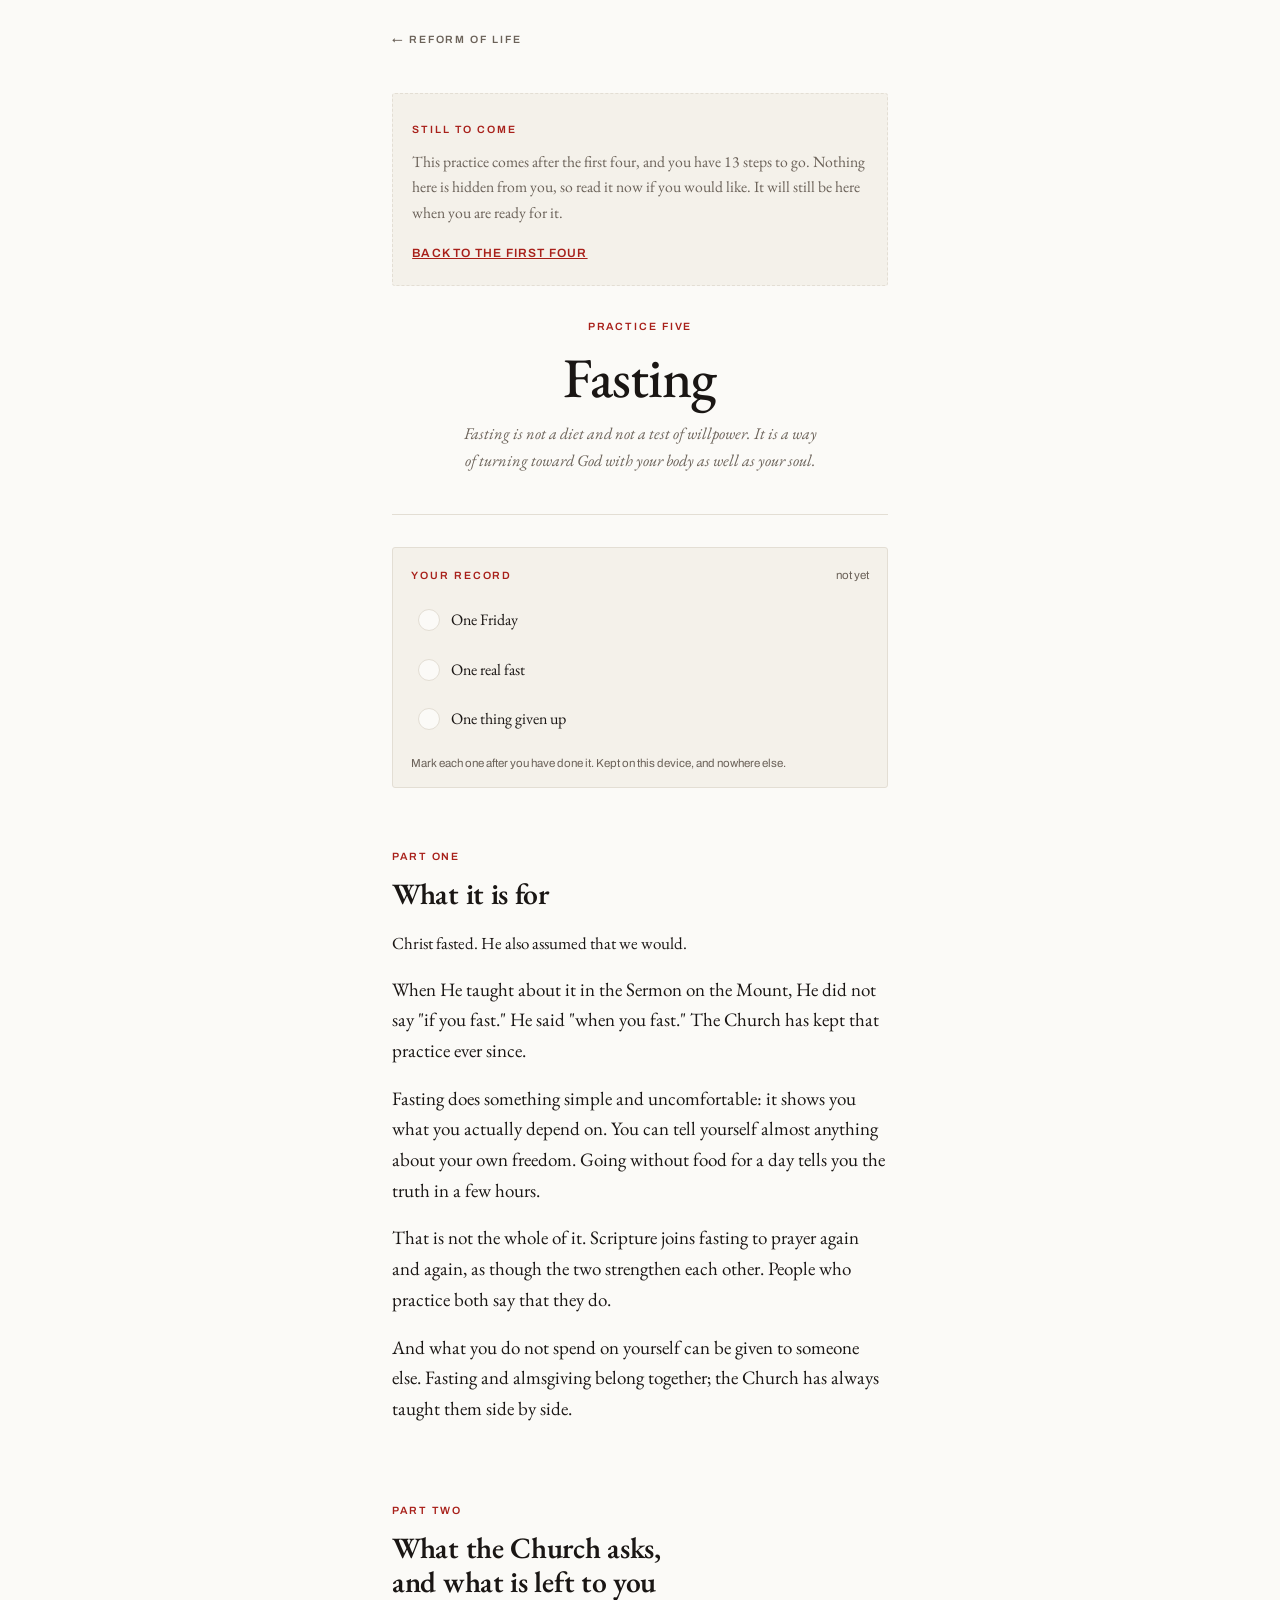
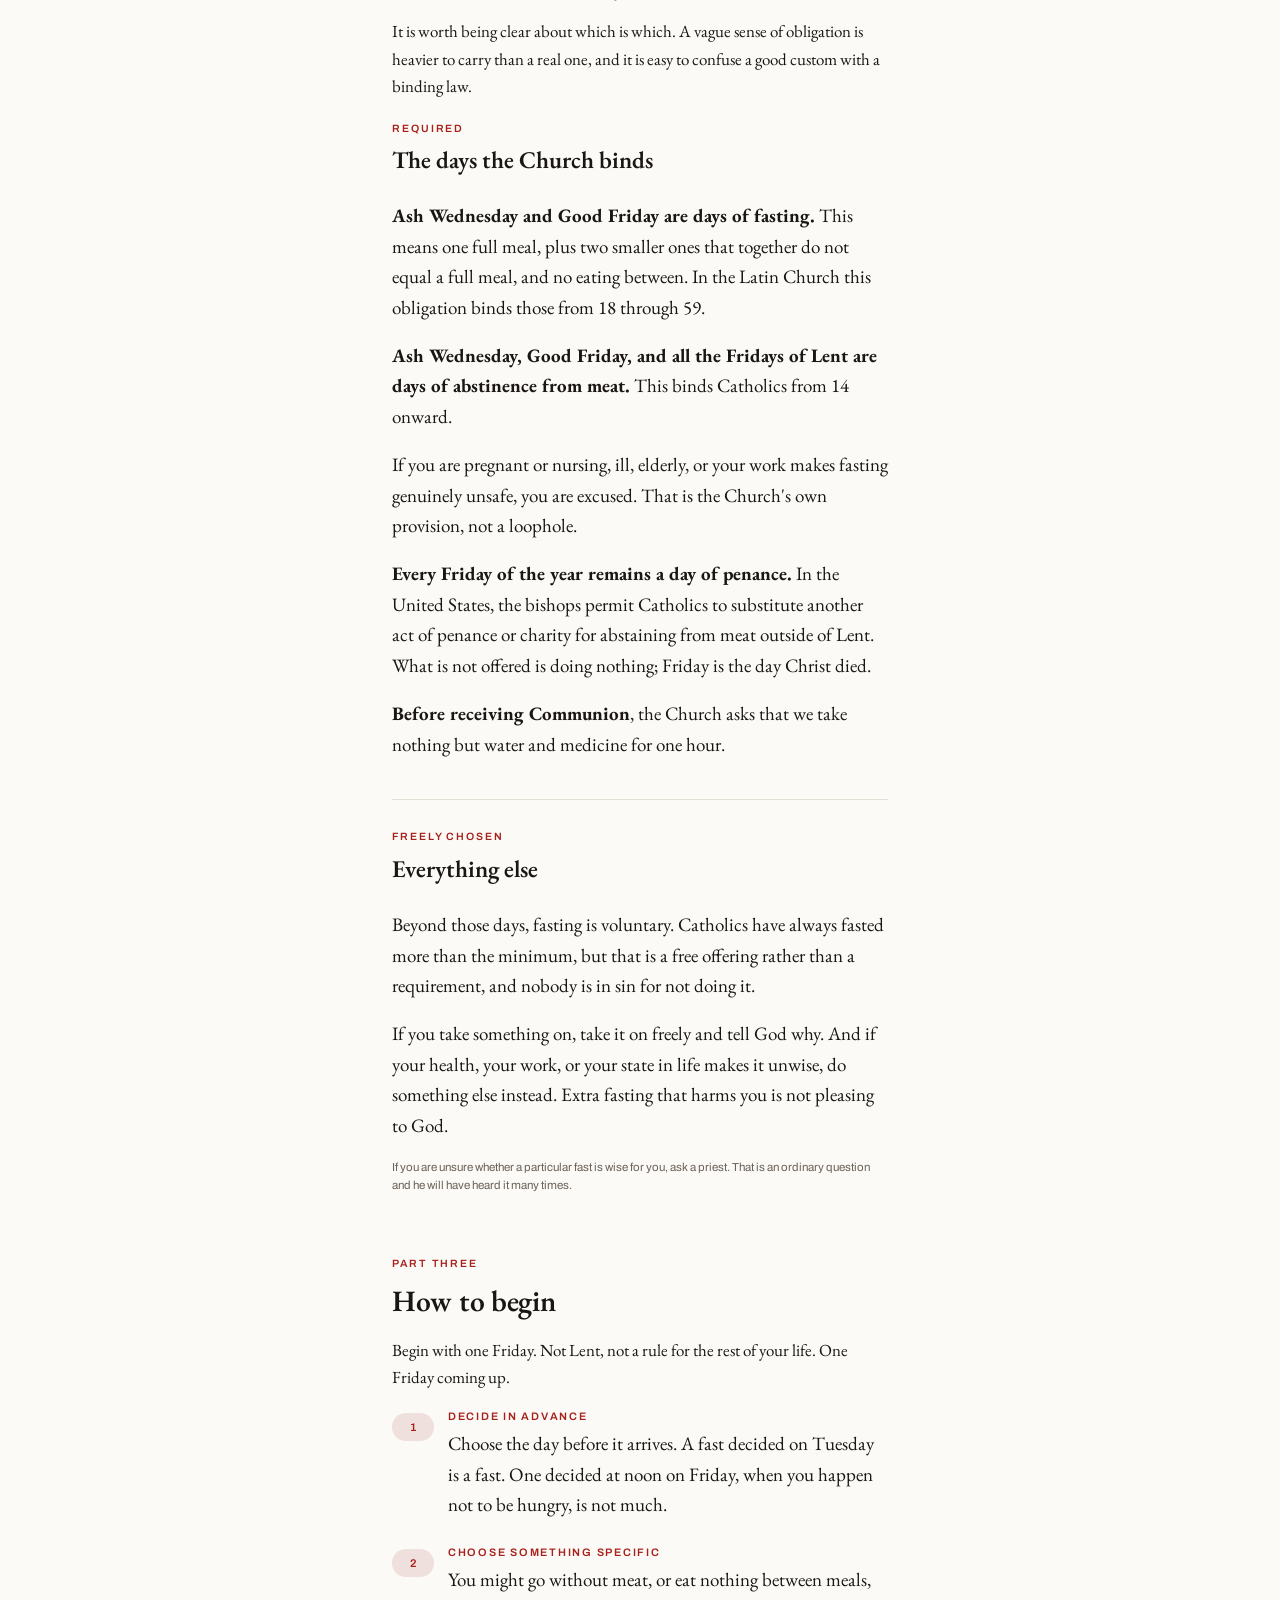
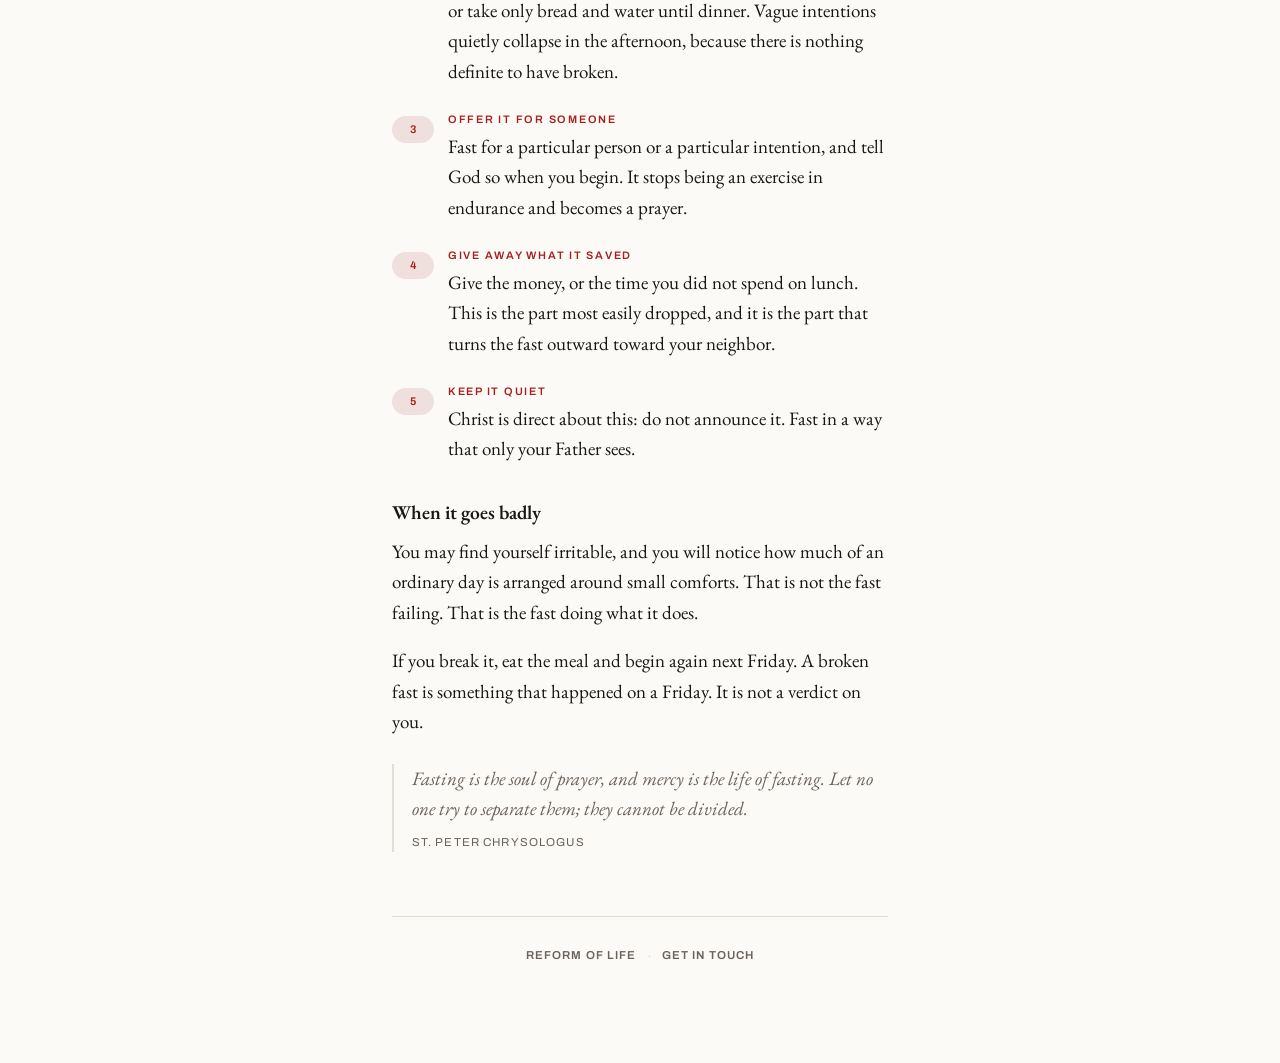
<file: fasting.html>
<!doctype html>
<html lang="en">
<head>
<meta charset="utf-8">
<meta name="viewport" content="width=device-width, initial-scale=1">
<title>Fasting &middot; Reform of Life</title>
<meta name="description" content="Why the Church fasts, what the rules actually are, and how to start with one Friday.">
<meta name="theme-color" content="#FBFAF7">
<meta name="apple-mobile-web-app-capable" content="yes">
<meta name="apple-mobile-web-app-status-bar-style" content="default">
<meta name="apple-mobile-web-app-title" content="Reform">
<link rel="manifest" href="manifest.json">
<link rel="apple-touch-icon" href="apple-touch-icon.png">
<link rel="icon" href="favicon-32.png" sizes="32x32">
<link rel="preconnect" href="https://fonts.googleapis.com">
<link rel="preconnect" href="https://fonts.gstatic.com" crossorigin>
<link rel="stylesheet" href="https://fonts.googleapis.com/css2?family=EB+Garamond:ital,wght@0,400;0,500;0,600;1,400&family=Archivo:wght@400;500;600&display=swap">
<link rel="stylesheet" href="style.css">
<script src="app.js" defer></script>
</head>
<body>

<nav class="topbar"><a href="practices.html">&larr; Reform of Life</a></nav>

<div class="sheet">
  <div data-gate></div>

  <header class="masthead">
    <span class="label">Practice five</span>
    <h1>Fasting</h1>
    <p class="dedication">Fasting is not a diet and not a test of willpower. It is a way of turning toward God with your body as well as your soul.</p>
  </header>

  <div data-tracker="fasting"></div>

  <section id="why">
    <span class="label">Part one</span>
    <h2>What it is for</h2>

    <p class="lead">Christ fasted. He also assumed that we would.</p>

    <p>When He taught about it in the Sermon on the Mount, He did not say "if you fast." He said "when you fast." The Church has kept that practice ever since.</p>

    <p>Fasting does something simple and uncomfortable: it shows you what you actually depend on. You can tell yourself almost anything about your own freedom. Going without food for a day tells you the truth in a few hours.</p>

    <p>That is not the whole of it. Scripture joins fasting to prayer again and again, as though the two strengthen each other. People who practice both say that they do.</p>

    <p>And what you do not spend on yourself can be given to someone else. Fasting and almsgiving belong together; the Church has always taught them side by side.</p>
  </section>

  <section id="rules">
    <span class="label">Part two</span>
    <h2>What the Church asks, and what is left to you</h2>

    <p class="lead">It is worth being clear about which is which. A vague sense of obligation is heavier to carry than a real one, and it is easy to confuse a good custom with a binding law.</p>

    <div class="set">
      <div class="set-head">
        <span class="label">Required</span>
        <h3>The days the Church binds</h3>
      </div>
      <p><strong>Ash Wednesday and Good Friday are days of fasting.</strong> This means one full meal, plus two smaller ones that together do not equal a full meal, and no eating between. In the Latin Church this obligation binds those from 18 through 59.</p>
      <p><strong>Ash Wednesday, Good Friday, and all the Fridays of Lent are days of abstinence from meat.</strong> This binds Catholics from 14 onward.</p>
      <p>If you are pregnant or nursing, ill, elderly, or your work makes fasting genuinely unsafe, you are excused. That is the Church's own provision, not a loophole.</p>
      <p><strong>Every Friday of the year remains a day of penance.</strong> In the United States, the bishops permit Catholics to substitute another act of penance or charity for abstaining from meat outside of Lent. What is not offered is doing nothing; Friday is the day Christ died.</p>
      <p><strong>Before receiving Communion</strong>, the Church asks that we take nothing but water and medicine for one hour.</p>
    </div>

    <div class="set">
      <div class="set-head">
        <span class="label">Freely chosen</span>
        <h3>Everything else</h3>
      </div>
      <p>Beyond those days, fasting is voluntary. Catholics have always fasted more than the minimum, but that is a free offering rather than a requirement, and nobody is in sin for not doing it.</p>
      <p>If you take something on, take it on freely and tell God why. And if your health, your work, or your state in life makes it unwise, do something else instead. Extra fasting that harms you is not pleasing to God.</p>
      <p class="record-note">If you are unsure whether a particular fast is wise for you, ask a priest. That is an ordinary question and he will have heard it many times.</p>
    </div>
  </section>

  <section id="start">
    <span class="label">Part three</span>
    <h2>How to begin</h2>

    <p class="lead">Begin with one Friday. Not Lent, not a rule for the rest of your life. One Friday coming up.</p>

    <ol class="walk">
      <li><span class="marker">1</span><div>
        <span class="step-do">Decide in advance</span>
        <p class="step-say">Choose the day before it arrives. A fast decided on Tuesday is a fast. One decided at noon on Friday, when you happen not to be hungry, is not much.</p>
      </div></li>
      <li><span class="marker">2</span><div>
        <span class="step-do">Choose something specific</span>
        <p class="step-say">You might go without meat, or eat nothing between meals, or take only bread and water until dinner. Vague intentions quietly collapse in the afternoon, because there is nothing definite to have broken.</p>
      </div></li>
      <li><span class="marker">3</span><div>
        <span class="step-do">Offer it for someone</span>
        <p class="step-say">Fast for a particular person or a particular intention, and tell God so when you begin. It stops being an exercise in endurance and becomes a prayer.</p>
      </div></li>
      <li><span class="marker">4</span><div>
        <span class="step-do">Give away what it saved</span>
        <p class="step-say">Give the money, or the time you did not spend on lunch. This is the part most easily dropped, and it is the part that turns the fast outward toward your neighbor.</p>
      </div></li>
      <li><span class="marker">5</span><div>
        <span class="step-do">Keep it quiet</span>
        <p class="step-say">Christ is direct about this: do not announce it. Fast in a way that only your Father sees.</p>
      </div></li>
    </ol>

    <h3>When it goes badly</h3>
    <p>You may find yourself irritable, and you will notice how much of an ordinary day is arranged around small comforts. That is not the fast failing. That is the fast doing what it does.</p>

    <p>If you break it, eat the meal and begin again next Friday. A broken fast is something that happened on a Friday. It is not a verdict on you.</p>

    <blockquote>
      Fasting is the soul of prayer, and mercy is the life of fasting. Let no one try to separate them; they cannot be divided.
      <cite>St. Peter Chrysologus</cite>
    </blockquote>
  </section>

  <footer class="colophon">
    <a href="practices.html">Reform of Life</a>
    <span class="colophon-sep">&middot;</span>
    <a href="contact.html">Get in touch</a>
  </footer>

</div>
</body>
</html>
</file>
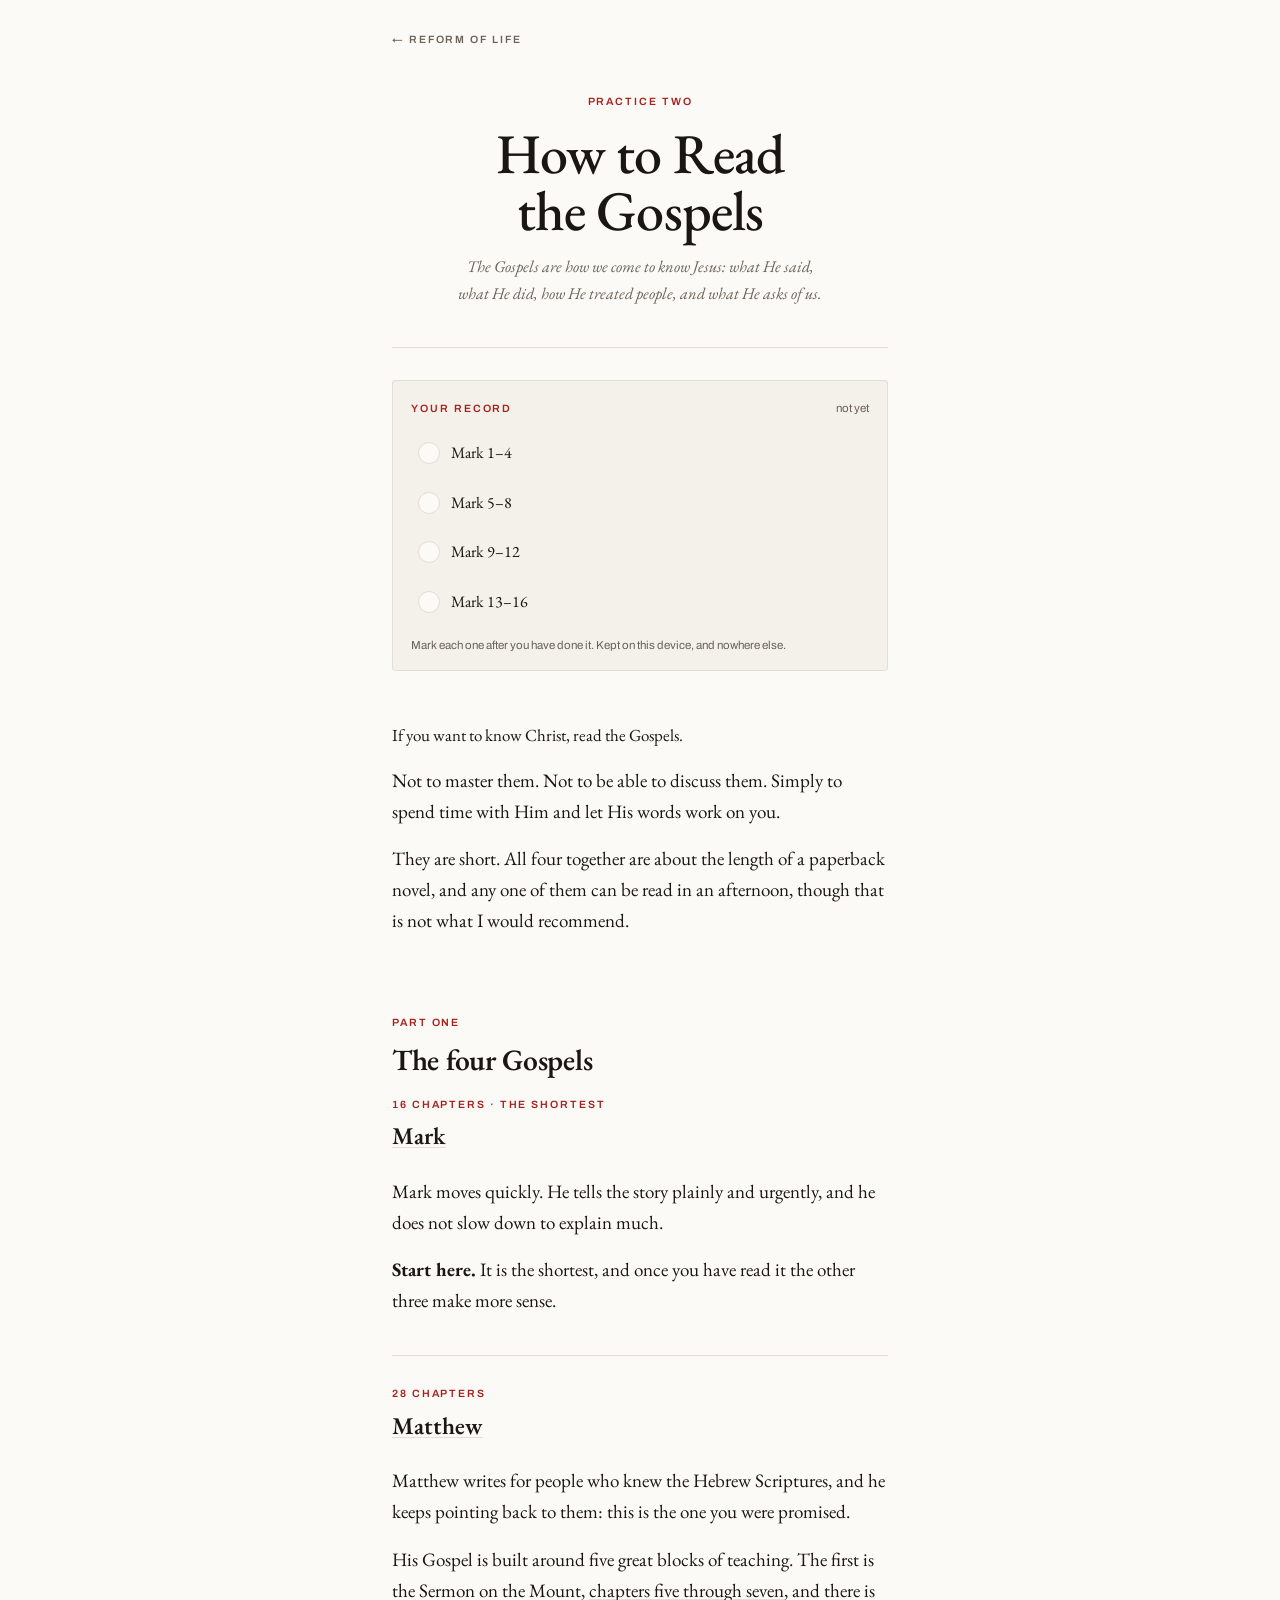
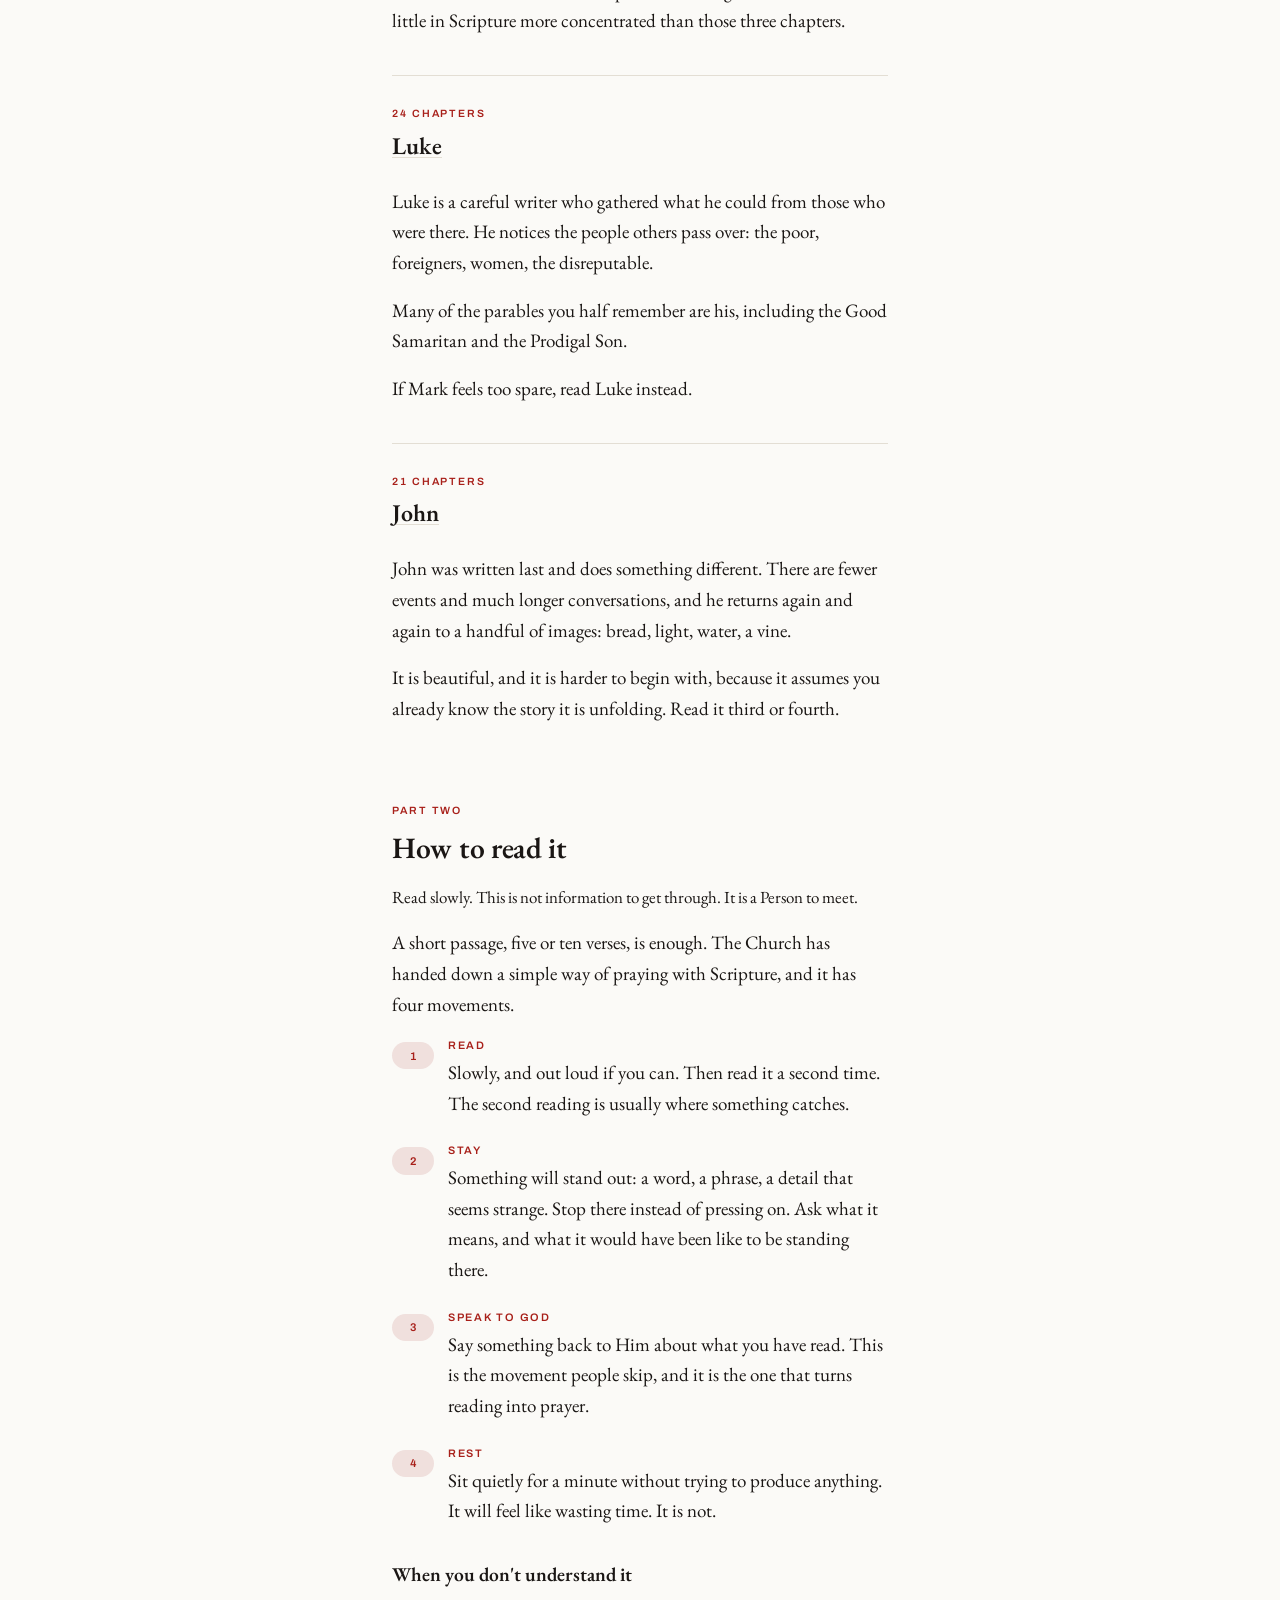
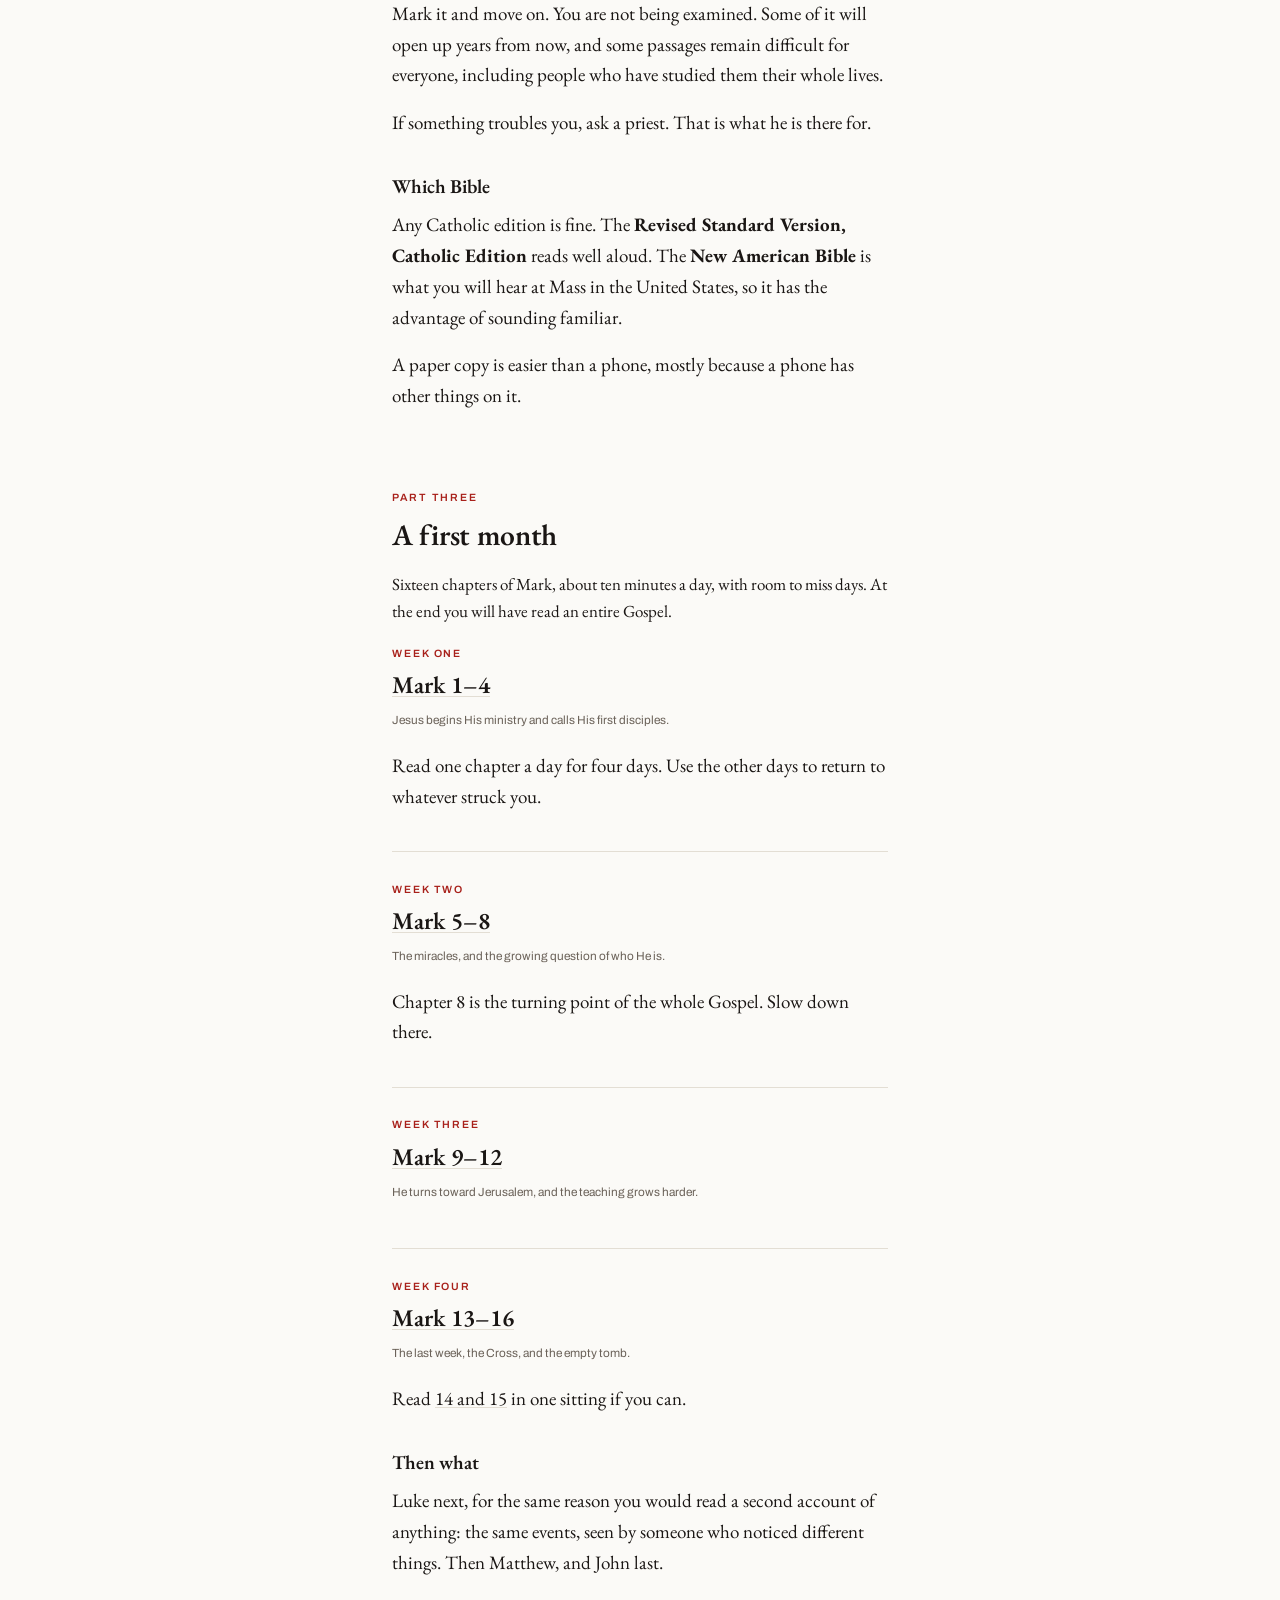
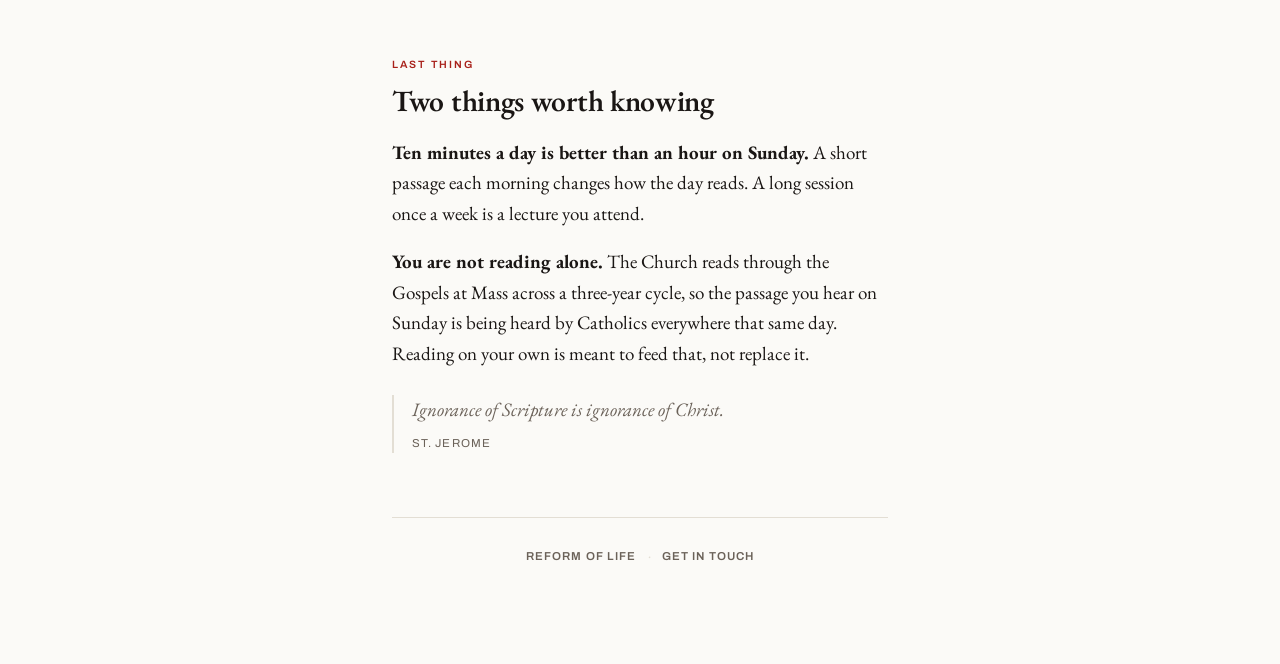
<file: gospels.html>
<!doctype html>
<html lang="en">
<head>
<meta charset="utf-8">
<meta name="viewport" content="width=device-width, initial-scale=1">
<title>The Gospels &middot; Reform of Life</title>
<meta name="description" content="How to read the Gospels: what each of the four is like, where to start, how to read slowly enough for it to land, and a first month.">
<meta name="theme-color" content="#FBFAF7">
<meta name="apple-mobile-web-app-capable" content="yes">
<meta name="apple-mobile-web-app-status-bar-style" content="default">
<meta name="apple-mobile-web-app-title" content="Reform">
<link rel="manifest" href="manifest.json">
<link rel="apple-touch-icon" href="apple-touch-icon.png">
<link rel="icon" href="favicon-32.png" sizes="32x32">
<link rel="preconnect" href="https://fonts.googleapis.com">
<link rel="preconnect" href="https://fonts.gstatic.com" crossorigin>
<link rel="stylesheet" href="https://fonts.googleapis.com/css2?family=EB+Garamond:ital,wght@0,400;0,500;0,600;1,400&family=Archivo:wght@400;500;600&display=swap">
<link rel="stylesheet" href="style.css">
<script src="app.js" defer></script>
</head>
<body>

<nav class="topbar"><a href="practices.html">&larr; Reform of Life</a></nav>

<div class="sheet">

  <header class="masthead">
    <span class="label">Practice two</span>
    <h1>How to Read the Gospels</h1>
    <p class="dedication">The Gospels are how we come to know Jesus: what He said, what He did, how He treated people, and what He asks of us.</p>
  </header>

  <div data-tracker="gospels"></div>

  <section id="intro">
    <p class="lead">If you want to know Christ, read the Gospels.</p>
    <p>Not to master them. Not to be able to discuss them. Simply to spend time with Him and let His words work on you.</p>
    <p>They are short. All four together are about the length of a paperback novel, and any one of them can be read in an afternoon, though that is not what I would recommend.</p>
  </section>

  <section id="four">
    <span class="label">Part one</span>
    <h2>The four Gospels</h2>

    <div class="set">
      <a class="set-head set-head-link" href="https://bible.usccb.org/bible/mark/1" target="_blank" rel="noopener noreferrer">
        <span class="label">16 chapters &middot; the shortest</span>
        <h3>Mark</h3>
      </a>
      <p>Mark moves quickly. He tells the story plainly and urgently, and he does not slow down to explain much.</p>
      <p><strong>Start here.</strong> It is the shortest, and once you have read it the other three make more sense.</p>
    </div>

    <div class="set">
      <a class="set-head set-head-link" href="https://bible.usccb.org/bible/matthew/1" target="_blank" rel="noopener noreferrer">
        <span class="label">28 chapters</span>
        <h3>Matthew</h3>
      </a>
      <p>Matthew writes for people who knew the Hebrew Scriptures, and he keeps pointing back to them: this is the one you were promised.</p>
      <p>His Gospel is built around five great blocks of teaching. The first is the Sermon on the Mount, <a class="ref" href="https://bible.usccb.org/bible/matthew/5" target="_blank" rel="noopener noreferrer">chapters five through seven</a>, and there is little in Scripture more concentrated than those three chapters.</p>
    </div>

    <div class="set">
      <a class="set-head set-head-link" href="https://bible.usccb.org/bible/luke/1" target="_blank" rel="noopener noreferrer">
        <span class="label">24 chapters</span>
        <h3>Luke</h3>
      </a>
      <p>Luke is a careful writer who gathered what he could from those who were there. He notices the people others pass over: the poor, foreigners, women, the disreputable.</p>
      <p>Many of the parables you half remember are his, including the Good Samaritan and the Prodigal Son.</p>
      <p>If Mark feels too spare, read Luke instead.</p>
    </div>

    <div class="set">
      <a class="set-head set-head-link" href="https://bible.usccb.org/bible/john/1" target="_blank" rel="noopener noreferrer">
        <span class="label">21 chapters</span>
        <h3>John</h3>
      </a>
      <p>John was written last and does something different. There are fewer events and much longer conversations, and he returns again and again to a handful of images: bread, light, water, a vine.</p>
      <p>It is beautiful, and it is harder to begin with, because it assumes you already know the story it is unfolding. Read it third or fourth.</p>
    </div>
  </section>

  <section id="how">
    <span class="label">Part two</span>
    <h2>How to read it</h2>

    <p class="lead">Read slowly. This is not information to get through. It is a Person to meet.</p>

    <p>A short passage, five or ten verses, is enough. The Church has handed down a simple way of praying with Scripture, and it has four movements.</p>

    <ol class="walk">
      <li><span class="marker">1</span><div>
        <span class="step-do">Read</span>
        <p class="step-say">Slowly, and out loud if you can. Then read it a second time. The second reading is usually where something catches.</p>
      </div></li>
      <li><span class="marker">2</span><div>
        <span class="step-do">Stay</span>
        <p class="step-say">Something will stand out: a word, a phrase, a detail that seems strange. Stop there instead of pressing on. Ask what it means, and what it would have been like to be standing there.</p>
      </div></li>
      <li><span class="marker">3</span><div>
        <span class="step-do">Speak to God</span>
        <p class="step-say">Say something back to Him about what you have read. This is the movement people skip, and it is the one that turns reading into prayer.</p>
      </div></li>
      <li><span class="marker">4</span><div>
        <span class="step-do">Rest</span>
        <p class="step-say">Sit quietly for a minute without trying to produce anything. It will feel like wasting time. It is not.</p>
      </div></li>
    </ol>

    <h3>When you don't understand it</h3>
    <p>Mark it and move on. You are not being examined. Some of it will open up years from now, and some passages remain difficult for everyone, including people who have studied them their whole lives.</p>
    <p>If something troubles you, ask a priest. That is what he is there for.</p>

    <h3>Which Bible</h3>
    <p>Any Catholic edition is fine. The <strong>Revised Standard Version, Catholic Edition</strong> reads well aloud. The <strong>New American Bible</strong> is what you will hear at Mass in the United States, so it has the advantage of sounding familiar.</p>
    <p>A paper copy is easier than a phone, mostly because a phone has other things on it.</p>
  </section>

  <section id="plan">
    <span class="label">Part three</span>
    <h2>A first month</h2>

    <p class="lead">Sixteen chapters of Mark, about ten minutes a day, with room to miss days. At the end you will have read an entire Gospel.</p>

    <div class="set">
      <a class="set-head set-head-link" href="https://bible.usccb.org/bible/mark/1" target="_blank" rel="noopener noreferrer">
        <span class="label">Week one</span>
        <h3>Mark 1&ndash;4</h3>
        <span class="mystery-meta">Jesus begins His ministry and calls His first disciples.</span>
      </a>
      <p>Read one chapter a day for four days. Use the other days to return to whatever struck you.</p>
    </div>

    <div class="set">
      <a class="set-head set-head-link" href="https://bible.usccb.org/bible/mark/5" target="_blank" rel="noopener noreferrer">
        <span class="label">Week two</span>
        <h3>Mark 5&ndash;8</h3>
        <span class="mystery-meta">The miracles, and the growing question of who He is.</span>
      </a>
      <p>Chapter 8 is the turning point of the whole Gospel. Slow down there.</p>
    </div>

    <div class="set">
      <a class="set-head set-head-link" href="https://bible.usccb.org/bible/mark/9" target="_blank" rel="noopener noreferrer">
        <span class="label">Week three</span>
        <h3>Mark 9&ndash;12</h3>
        <span class="mystery-meta">He turns toward Jerusalem, and the teaching grows harder.</span>
      </a>
    </div>

    <div class="set">
      <a class="set-head set-head-link" href="https://bible.usccb.org/bible/mark/13" target="_blank" rel="noopener noreferrer">
        <span class="label">Week four</span>
        <h3>Mark 13&ndash;16</h3>
        <span class="mystery-meta">The last week, the Cross, and the empty tomb.</span>
      </a>
      <p>Read <a class="ref" href="https://bible.usccb.org/bible/mark/14" target="_blank" rel="noopener noreferrer">14 and 15</a> in one sitting if you can.</p>
    </div>

    <h3>Then what</h3>
    <p>Luke next, for the same reason you would read a second account of anything: the same events, seen by someone who noticed different things. Then Matthew, and John last.</p>
  </section>

  <section id="notes">
    <span class="label">Last thing</span>
    <h2>Two things worth knowing</h2>

    <p><strong>Ten minutes a day is better than an hour on Sunday.</strong> A short passage each morning changes how the day reads. A long session once a week is a lecture you attend.</p>

    <p><strong>You are not reading alone.</strong> The Church reads through the Gospels at Mass across a three-year cycle, so the passage you hear on Sunday is being heard by Catholics everywhere that same day. Reading on your own is meant to feed that, not replace it.</p>

    <blockquote>
      Ignorance of Scripture is ignorance of Christ.
      <cite>St. Jerome</cite>
    </blockquote>
  </section>

  <footer class="colophon">
    <a href="practices.html">Reform of Life</a>
    <span class="colophon-sep">&middot;</span>
    <a href="contact.html">Get in touch</a>
  </footer>

</div>
</body>
</html>
</file>
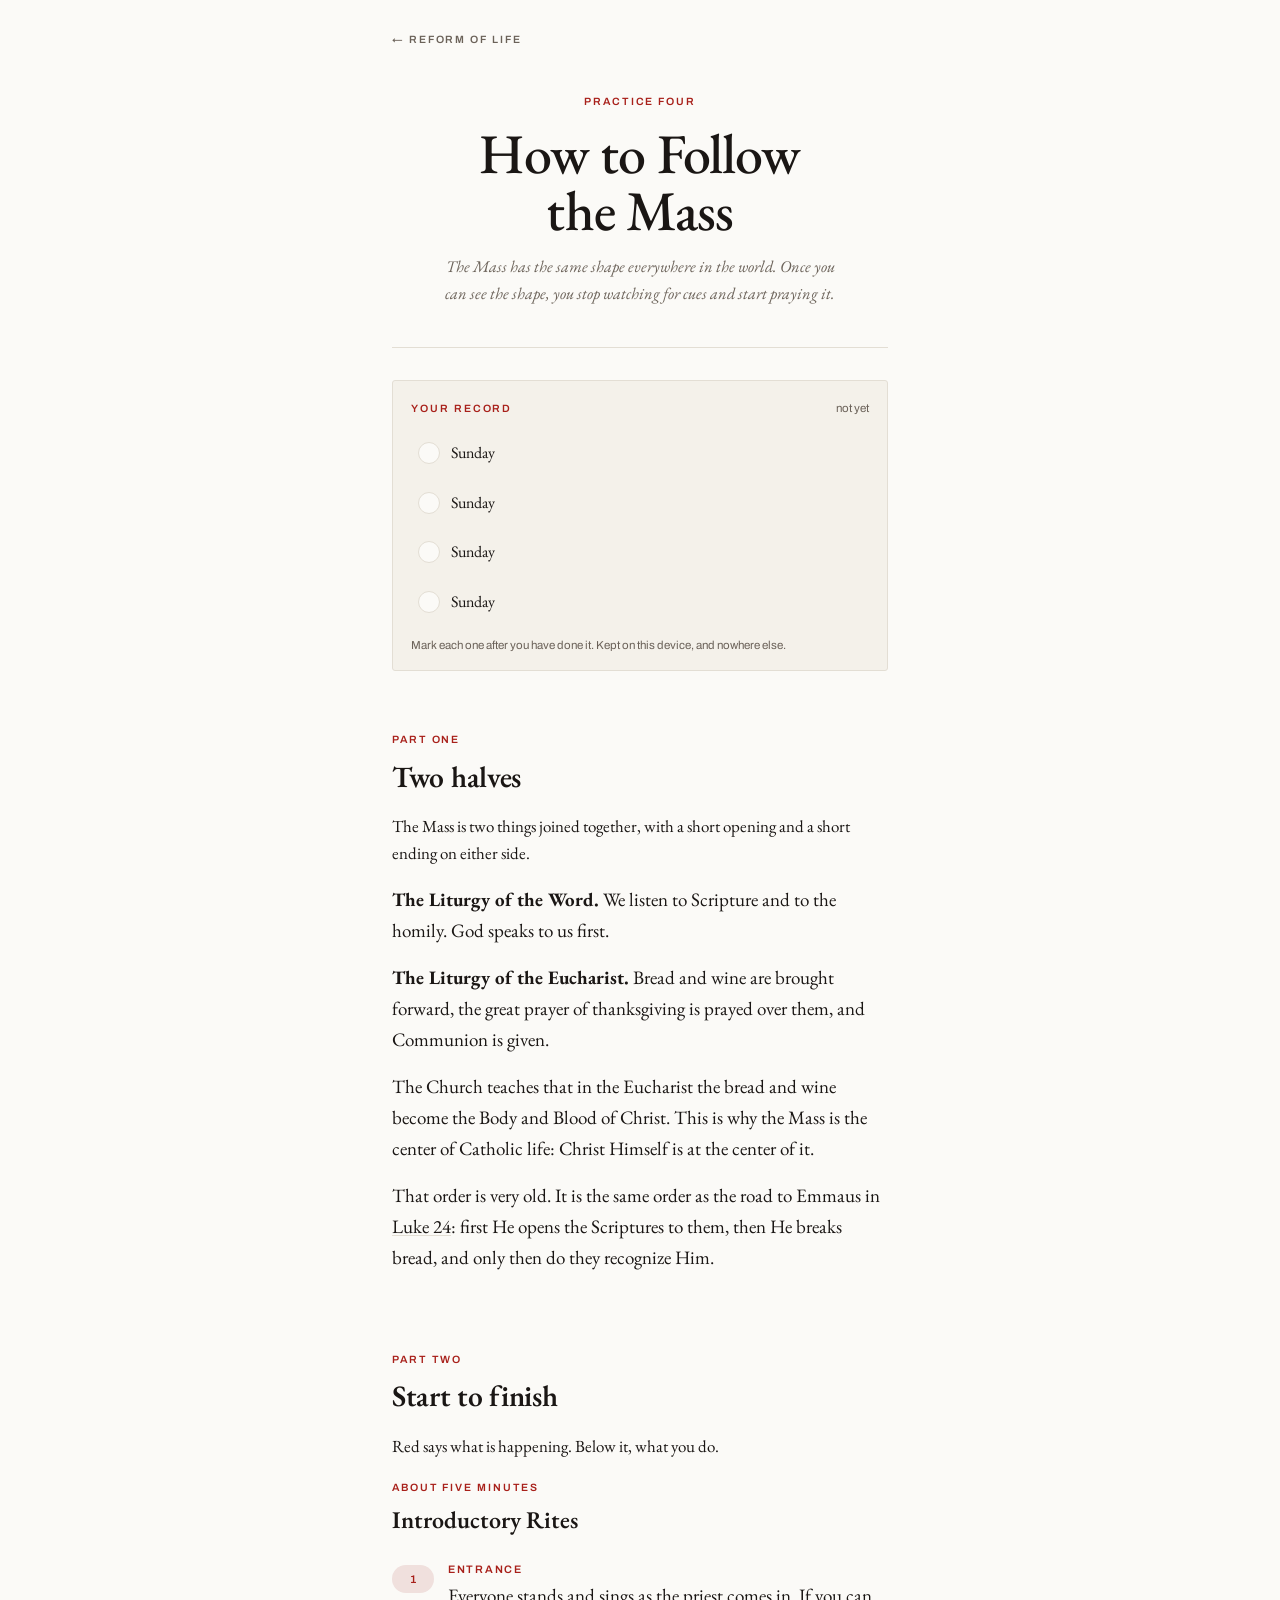
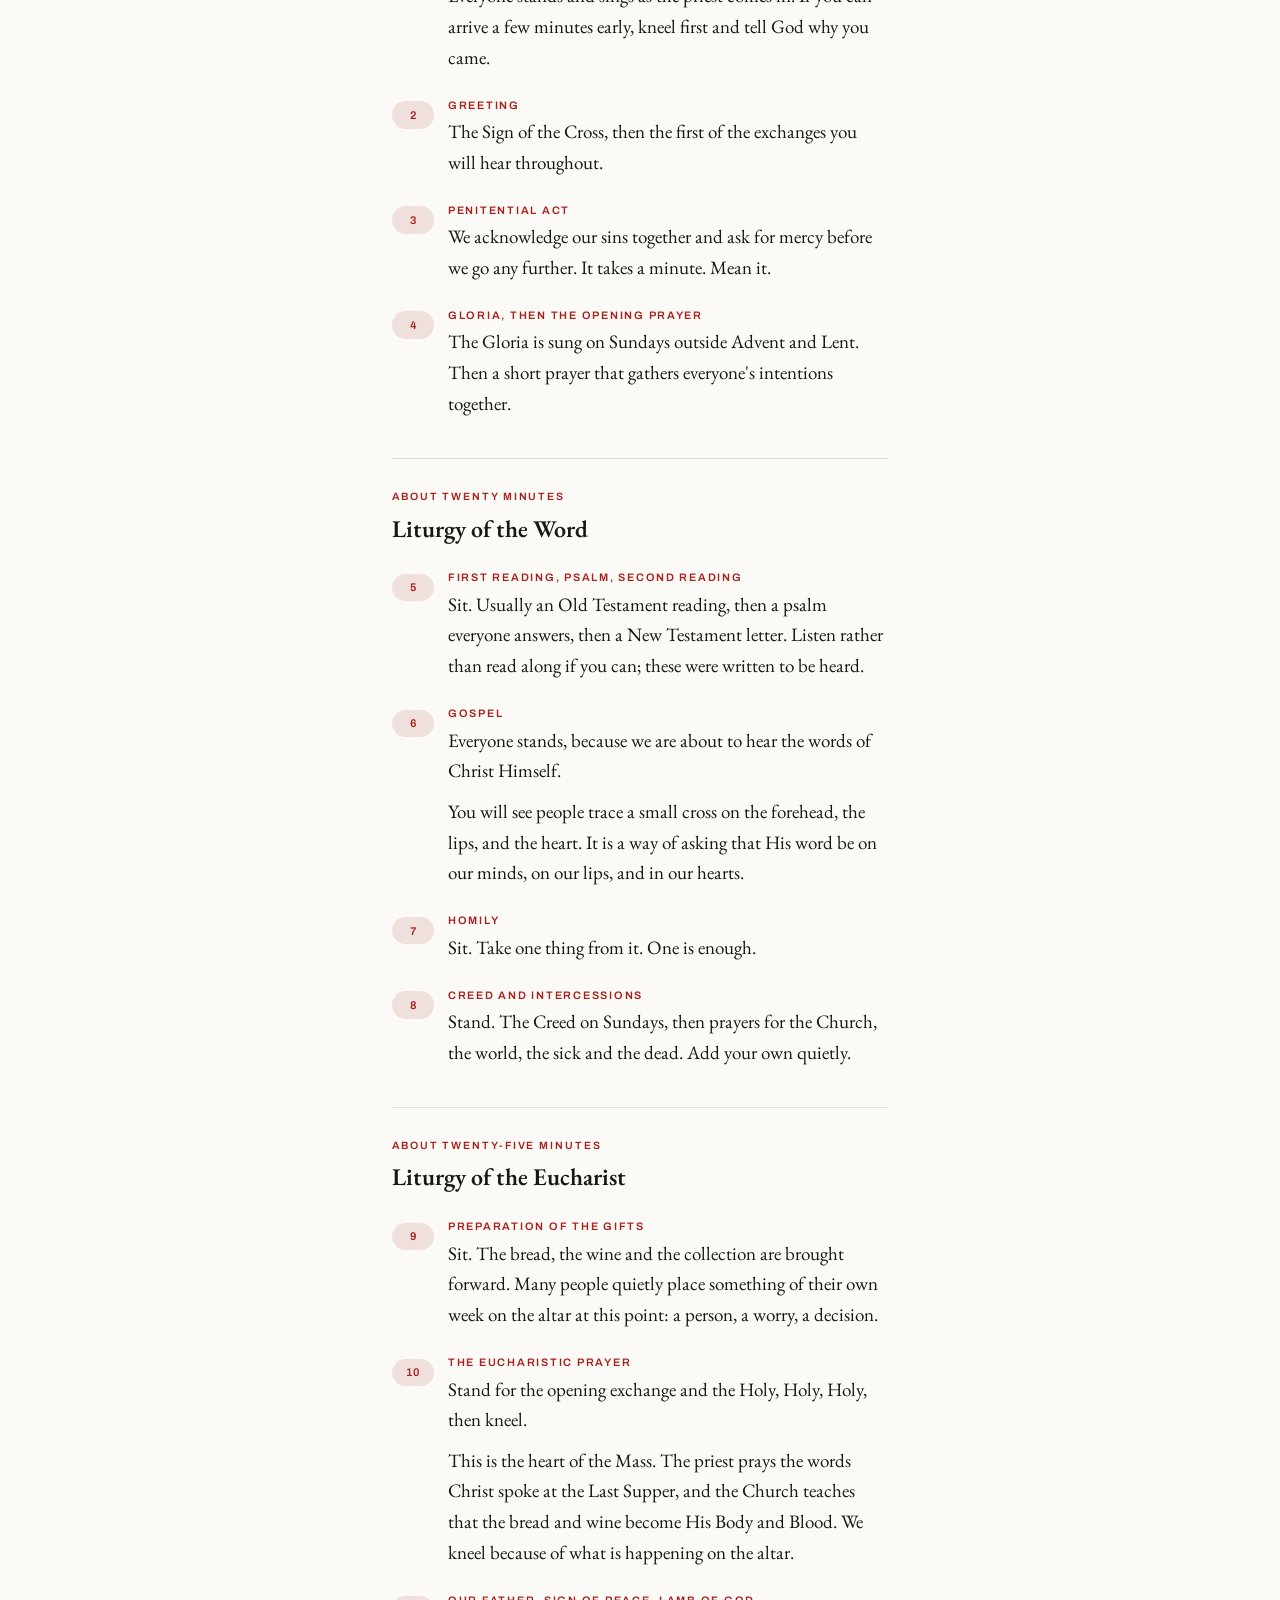
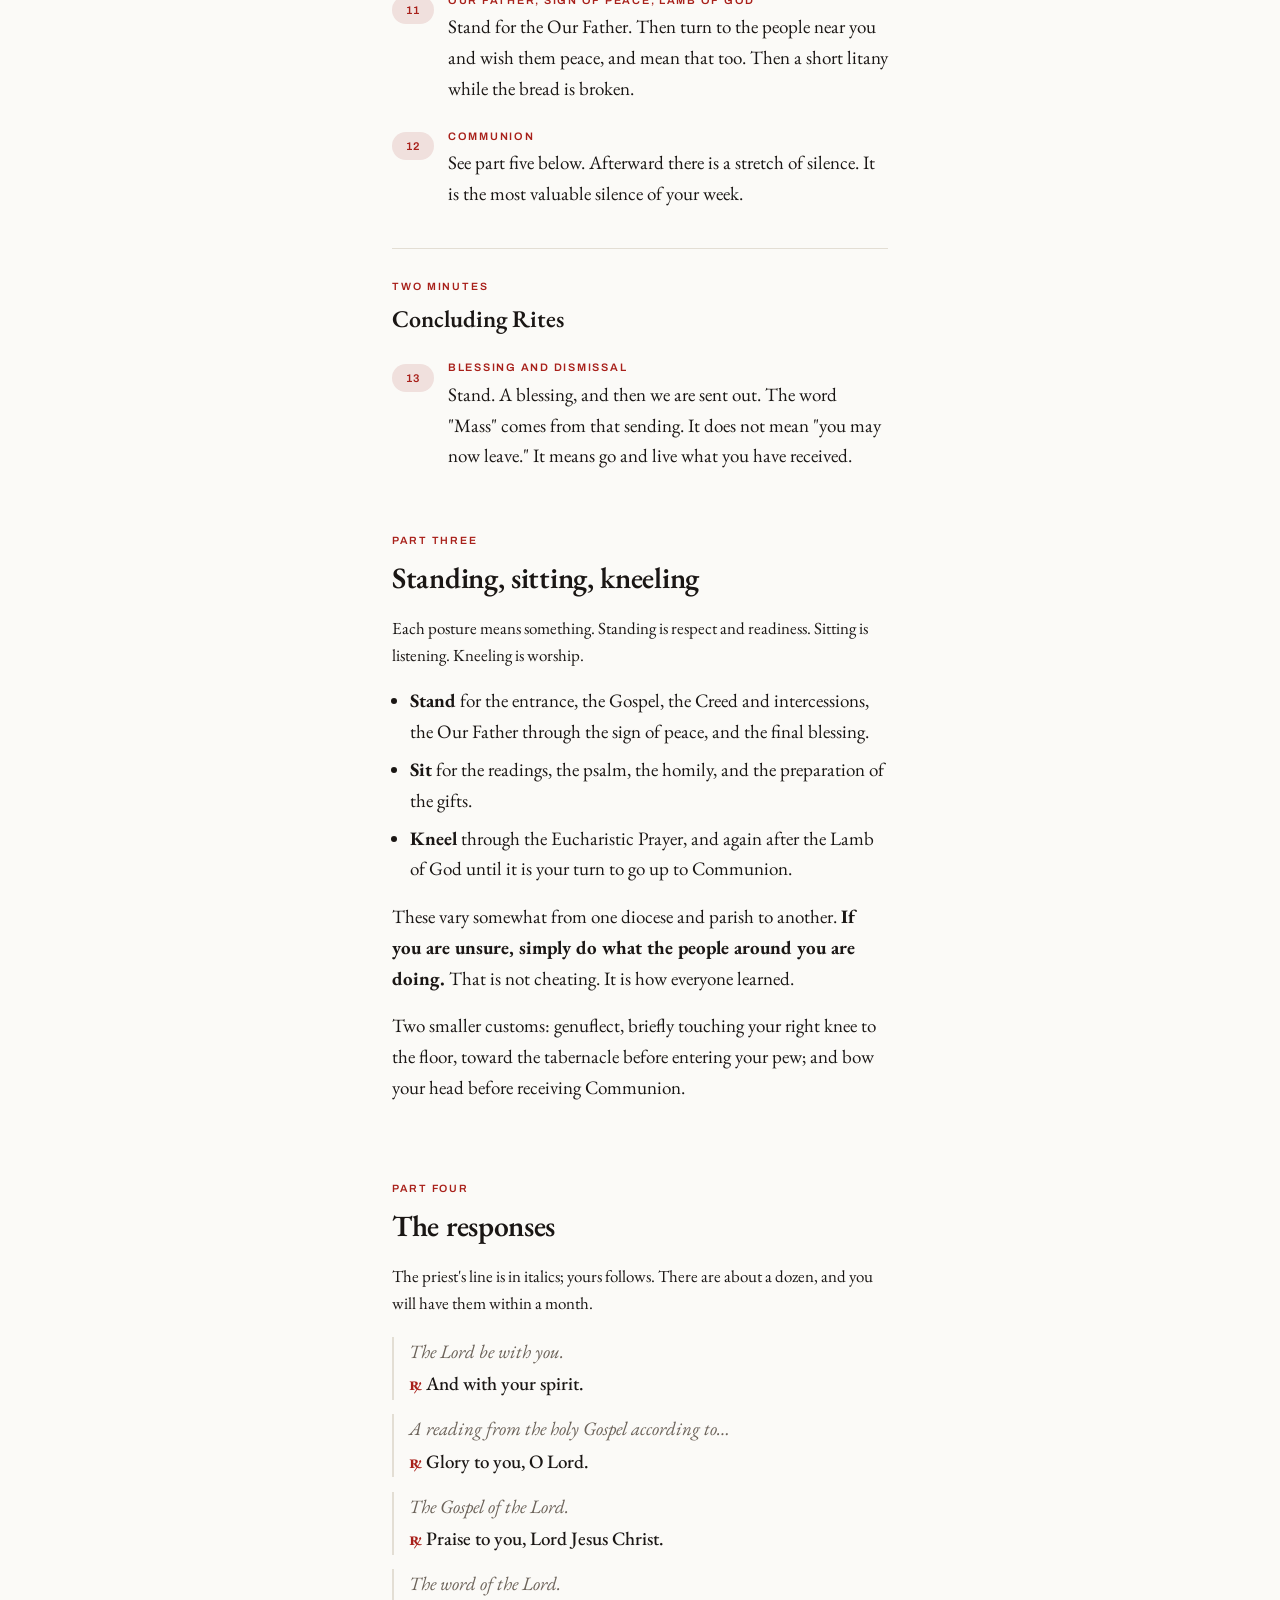
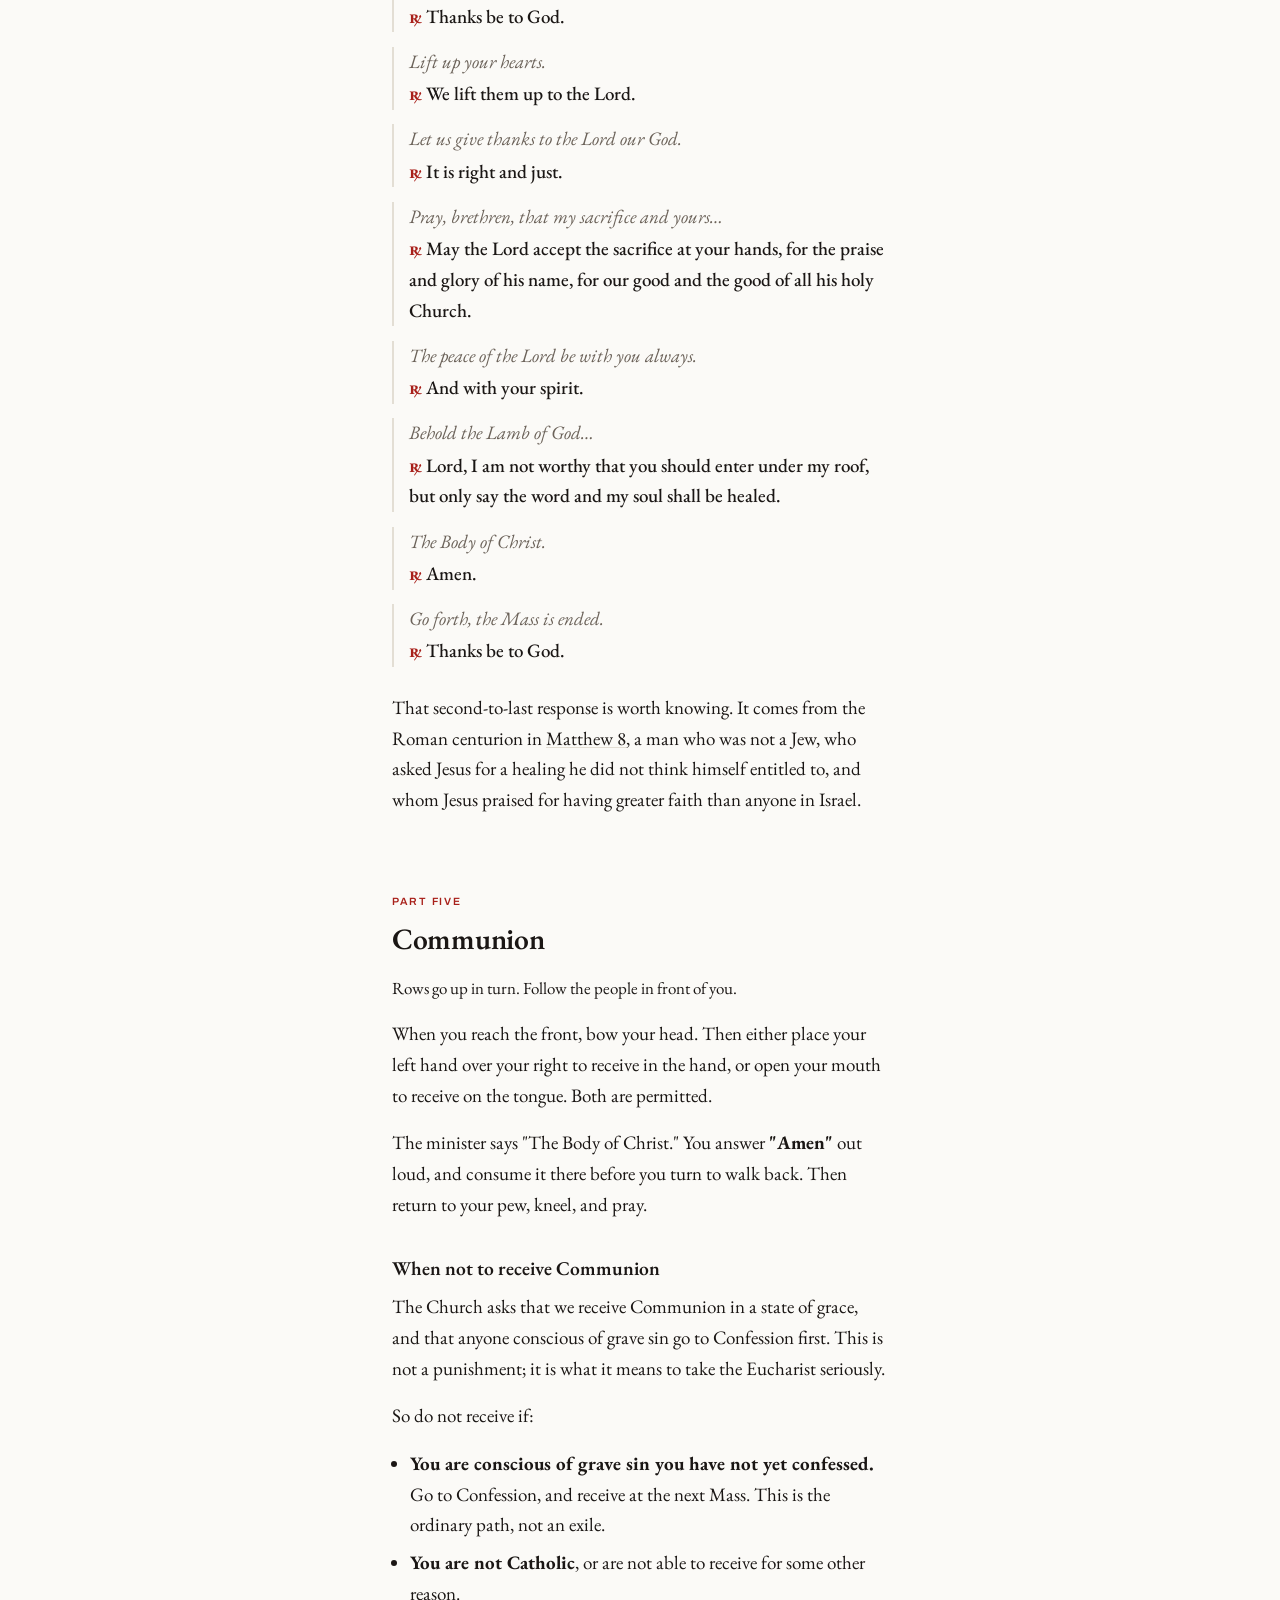
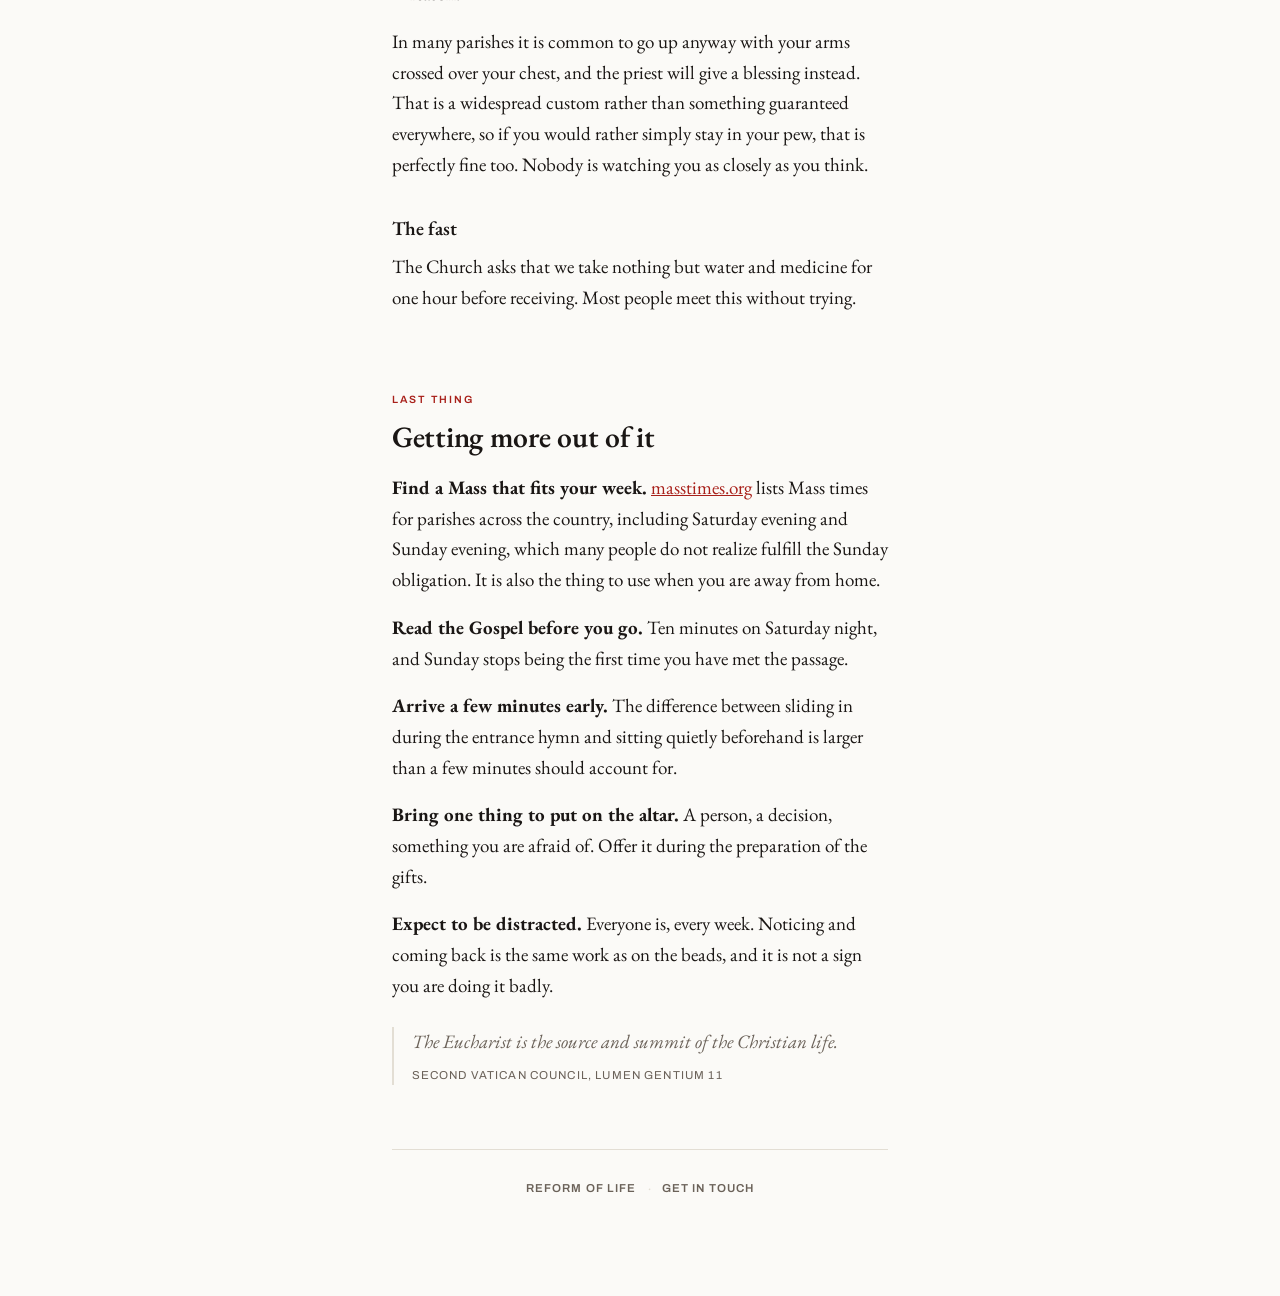
<file: mass.html>
<!doctype html>
<html lang="en">
<head>
<meta charset="utf-8">
<meta name="viewport" content="width=device-width, initial-scale=1">
<title>The Mass &middot; Reform of Life</title>
<meta name="description" content="How to follow the Mass: its shape, when to stand and kneel, the responses you will need, and what happens at communion.">
<meta name="theme-color" content="#FBFAF7">
<meta name="apple-mobile-web-app-capable" content="yes">
<meta name="apple-mobile-web-app-status-bar-style" content="default">
<meta name="apple-mobile-web-app-title" content="Reform">
<link rel="manifest" href="manifest.json">
<link rel="apple-touch-icon" href="apple-touch-icon.png">
<link rel="icon" href="favicon-32.png" sizes="32x32">
<link rel="preconnect" href="https://fonts.googleapis.com">
<link rel="preconnect" href="https://fonts.gstatic.com" crossorigin>
<link rel="stylesheet" href="https://fonts.googleapis.com/css2?family=EB+Garamond:ital,wght@0,400;0,500;0,600;1,400&family=Archivo:wght@400;500;600&display=swap">
<link rel="stylesheet" href="style.css">
<script src="app.js" defer></script>
</head>
<body>

<nav class="topbar"><a href="practices.html">&larr; Reform of Life</a></nav>

<div class="sheet">

  <header class="masthead">
    <span class="label">Practice four</span>
    <h1>How to Follow the Mass</h1>
    <p class="dedication">The Mass has the same shape everywhere in the world. Once you can see the shape, you stop watching for cues and start praying it.</p>
  </header>

  <div data-tracker="mass"></div>

  <section id="shape">
    <span class="label">Part one</span>
    <h2>Two halves</h2>

    <p class="lead">The Mass is two things joined together, with a short opening and a short ending on either side.</p>

    <p><strong>The Liturgy of the Word.</strong> We listen to Scripture and to the homily. God speaks to us first.</p>

    <p><strong>The Liturgy of the Eucharist.</strong> Bread and wine are brought forward, the great prayer of thanksgiving is prayed over them, and Communion is given.</p>

    <p>The Church teaches that in the Eucharist the bread and wine become the Body and Blood of Christ. This is why the Mass is the center of Catholic life: Christ Himself is at the center of it.</p>

    <p>That order is very old. It is the same order as the road to Emmaus in <a class="ref" href="https://bible.usccb.org/bible/luke/24" target="_blank" rel="noopener noreferrer">Luke 24</a>: first He opens the Scriptures to them, then He breaks bread, and only then do they recognize Him.</p>
  </section>

  <section id="walkthrough">
    <span class="label">Part two</span>
    <h2>Start to finish</h2>

    <p class="lead">Red says what is happening. Below it, what you do.</p>

    <div class="set">
      <div class="set-head">
        <span class="label">About five minutes</span>
        <h3>Introductory Rites</h3>
      </div>
      <ol class="walk">
        <li><span class="marker">1</span><div>
          <span class="step-do">Entrance</span>
          <p class="step-say">Everyone stands and sings as the priest comes in. If you can arrive a few minutes early, kneel first and tell God why you came.</p>
        </div></li>
        <li><span class="marker">2</span><div>
          <span class="step-do">Greeting</span>
          <p class="step-say">The Sign of the Cross, then the first of the exchanges you will hear throughout.</p>
        </div></li>
        <li><span class="marker">3</span><div>
          <span class="step-do">Penitential Act</span>
          <p class="step-say">We acknowledge our sins together and ask for mercy before we go any further. It takes a minute. Mean it.</p>
        </div></li>
        <li><span class="marker">4</span><div>
          <span class="step-do">Gloria, then the opening prayer</span>
          <p class="step-say">The Gloria is sung on Sundays outside Advent and Lent. Then a short prayer that gathers everyone's intentions together.</p>
        </div></li>
      </ol>
    </div>

    <div class="set">
      <div class="set-head">
        <span class="label">About twenty minutes</span>
        <h3>Liturgy of the Word</h3>
      </div>
      <ol class="walk">
        <li><span class="marker">5</span><div>
          <span class="step-do">First reading, psalm, second reading</span>
          <p class="step-say">Sit. Usually an Old Testament reading, then a psalm everyone answers, then a New Testament letter. Listen rather than read along if you can; these were written to be heard.</p>
        </div></li>
        <li><span class="marker">6</span><div>
          <span class="step-do">Gospel</span>
          <p class="step-say">Everyone stands, because we are about to hear the words of Christ Himself.</p>
          <p class="step-say">You will see people trace a small cross on the forehead, the lips, and the heart. It is a way of asking that His word be on our minds, on our lips, and in our hearts.</p>
        </div></li>
        <li><span class="marker">7</span><div>
          <span class="step-do">Homily</span>
          <p class="step-say">Sit. Take one thing from it. One is enough.</p>
        </div></li>
        <li><span class="marker">8</span><div>
          <span class="step-do">Creed and intercessions</span>
          <p class="step-say">Stand. The Creed on Sundays, then prayers for the Church, the world, the sick and the dead. Add your own quietly.</p>
        </div></li>
      </ol>
    </div>

    <div class="set">
      <div class="set-head">
        <span class="label">About twenty-five minutes</span>
        <h3>Liturgy of the Eucharist</h3>
      </div>
      <ol class="walk">
        <li><span class="marker">9</span><div>
          <span class="step-do">Preparation of the gifts</span>
          <p class="step-say">Sit. The bread, the wine and the collection are brought forward. Many people quietly place something of their own week on the altar at this point: a person, a worry, a decision.</p>
        </div></li>
        <li><span class="marker">10</span><div>
          <span class="step-do">The Eucharistic Prayer</span>
          <p class="step-say">Stand for the opening exchange and the Holy, Holy, Holy, then kneel.</p>
          <p class="step-say">This is the heart of the Mass. The priest prays the words Christ spoke at the Last Supper, and the Church teaches that the bread and wine become His Body and Blood. We kneel because of what is happening on the altar.</p>
        </div></li>
        <li><span class="marker">11</span><div>
          <span class="step-do">Our Father, sign of peace, Lamb of God</span>
          <p class="step-say">Stand for the Our Father. Then turn to the people near you and wish them peace, and mean that too. Then a short litany while the bread is broken.</p>
        </div></li>
        <li><span class="marker">12</span><div>
          <span class="step-do">Communion</span>
          <p class="step-say">See part five below. Afterward there is a stretch of silence. It is the most valuable silence of your week.</p>
        </div></li>
      </ol>
    </div>

    <div class="set">
      <div class="set-head">
        <span class="label">Two minutes</span>
        <h3>Concluding Rites</h3>
      </div>
      <ol class="walk">
        <li><span class="marker">13</span><div>
          <span class="step-do">Blessing and dismissal</span>
          <p class="step-say">Stand. A blessing, and then we are sent out. The word "Mass" comes from that sending. It does not mean "you may now leave." It means go and live what you have received.</p>
        </div></li>
      </ol>
    </div>
  </section>

  <section id="postures">
    <span class="label">Part three</span>
    <h2>Standing, sitting, kneeling</h2>

    <p class="lead">Each posture means something. Standing is respect and readiness. Sitting is listening. Kneeling is worship.</p>

    <ul class="plain">
      <li><strong>Stand</strong> for the entrance, the Gospel, the Creed and intercessions, the Our Father through the sign of peace, and the final blessing.</li>
      <li><strong>Sit</strong> for the readings, the psalm, the homily, and the preparation of the gifts.</li>
      <li><strong>Kneel</strong> through the Eucharistic Prayer, and again after the Lamb of God until it is your turn to go up to Communion.</li>
    </ul>

    <p>These vary somewhat from one diocese and parish to another. <strong>If you are unsure, simply do what the people around you are doing.</strong> That is not cheating. It is how everyone learned.</p>

    <p>Two smaller customs: genuflect, briefly touching your right knee to the floor, toward the tabernacle before entering your pew; and bow your head before receiving Communion.</p>
  </section>

  <section id="responses" class="page-break">
    <span class="label">Part four</span>
    <h2>The responses</h2>

    <p class="lead">The priest's line is in italics; yours follows. There are about a dozen, and you will have them within a month.</p>

    <dl class="responses">
      <div><dt>The Lord be with you.</dt><dd>And with your spirit.</dd></div>
      <div><dt>A reading from the holy Gospel according to&hellip;</dt><dd>Glory to you, O Lord.</dd></div>
      <div><dt>The Gospel of the Lord.</dt><dd>Praise to you, Lord Jesus Christ.</dd></div>
      <div><dt>The word of the Lord.</dt><dd>Thanks be to God.</dd></div>
      <div><dt>Lift up your hearts.</dt><dd>We lift them up to the Lord.</dd></div>
      <div><dt>Let us give thanks to the Lord our God.</dt><dd>It is right and just.</dd></div>
      <div><dt>Pray, brethren, that my sacrifice and yours&hellip;</dt><dd>May the Lord accept the sacrifice at your hands, for the praise and glory of his name, for our good and the good of all his holy Church.</dd></div>
      <div><dt>The peace of the Lord be with you always.</dt><dd>And with your spirit.</dd></div>
      <div><dt>Behold the Lamb of God&hellip;</dt><dd>Lord, I am not worthy that you should enter under my roof, but only say the word and my soul shall be healed.</dd></div>
      <div><dt>The Body of Christ.</dt><dd>Amen.</dd></div>
      <div><dt>Go forth, the Mass is ended.</dt><dd>Thanks be to God.</dd></div>
    </dl>

    <p>That second-to-last response is worth knowing. It comes from the Roman centurion in <a class="ref" href="https://bible.usccb.org/bible/matthew/8" target="_blank" rel="noopener noreferrer">Matthew 8</a>, a man who was not a Jew, who asked Jesus for a healing he did not think himself entitled to, and whom Jesus praised for having greater faith than anyone in Israel.</p>
  </section>

  <section id="communion">
    <span class="label">Part five</span>
    <h2>Communion</h2>

    <p class="lead">Rows go up in turn. Follow the people in front of you.</p>

    <p>When you reach the front, bow your head. Then either place your left hand over your right to receive in the hand, or open your mouth to receive on the tongue. Both are permitted.</p>

    <p>The minister says "The Body of Christ." You answer <strong>"Amen"</strong> out loud, and consume it there before you turn to walk back. Then return to your pew, kneel, and pray.</p>

    <h3>When not to receive Communion</h3>

    <p>The Church asks that we receive Communion in a state of grace, and that anyone conscious of grave sin go to Confession first. This is not a punishment; it is what it means to take the Eucharist seriously.</p>

    <p>So do not receive if:</p>

    <ul class="plain">
      <li><strong>You are conscious of grave sin you have not yet confessed.</strong> Go to Confession, and receive at the next Mass. This is the ordinary path, not an exile.</li>
      <li><strong>You are not Catholic</strong>, or are not able to receive for some other reason.</li>
    </ul>

    <p>In many parishes it is common to go up anyway with your arms crossed over your chest, and the priest will give a blessing instead. That is a widespread custom rather than something guaranteed everywhere, so if you would rather simply stay in your pew, that is perfectly fine too. Nobody is watching you as closely as you think.</p>

    <h3>The fast</h3>
    <p>The Church asks that we take nothing but water and medicine for one hour before receiving. Most people meet this without trying.</p>
  </section>

  <section id="more">
    <span class="label">Last thing</span>
    <h2>Getting more out of it</h2>

    <p><strong>Find a Mass that fits your week.</strong> <a href="https://masstimes.org" target="_blank" rel="noopener noreferrer">masstimes.org</a> lists Mass times for parishes across the country, including Saturday evening and Sunday evening, which many people do not realize fulfill the Sunday obligation. It is also the thing to use when you are away from home.</p>

    <p><strong>Read the Gospel before you go.</strong> Ten minutes on Saturday night, and Sunday stops being the first time you have met the passage.</p>

    <p><strong>Arrive a few minutes early.</strong> The difference between sliding in during the entrance hymn and sitting quietly beforehand is larger than a few minutes should account for.</p>

    <p><strong>Bring one thing to put on the altar.</strong> A person, a decision, something you are afraid of. Offer it during the preparation of the gifts.</p>

    <p><strong>Expect to be distracted.</strong> Everyone is, every week. Noticing and coming back is the same work as on the beads, and it is not a sign you are doing it badly.</p>

    <blockquote>
      The Eucharist is the source and summit of the Christian life.
      <cite>Second Vatican Council, Lumen Gentium 11</cite>
    </blockquote>
  </section>

  <footer class="colophon">
    <a href="practices.html">Reform of Life</a>
    <span class="colophon-sep">&middot;</span>
    <a href="contact.html">Get in touch</a>
  </footer>

</div>
</body>
</html>
</file>
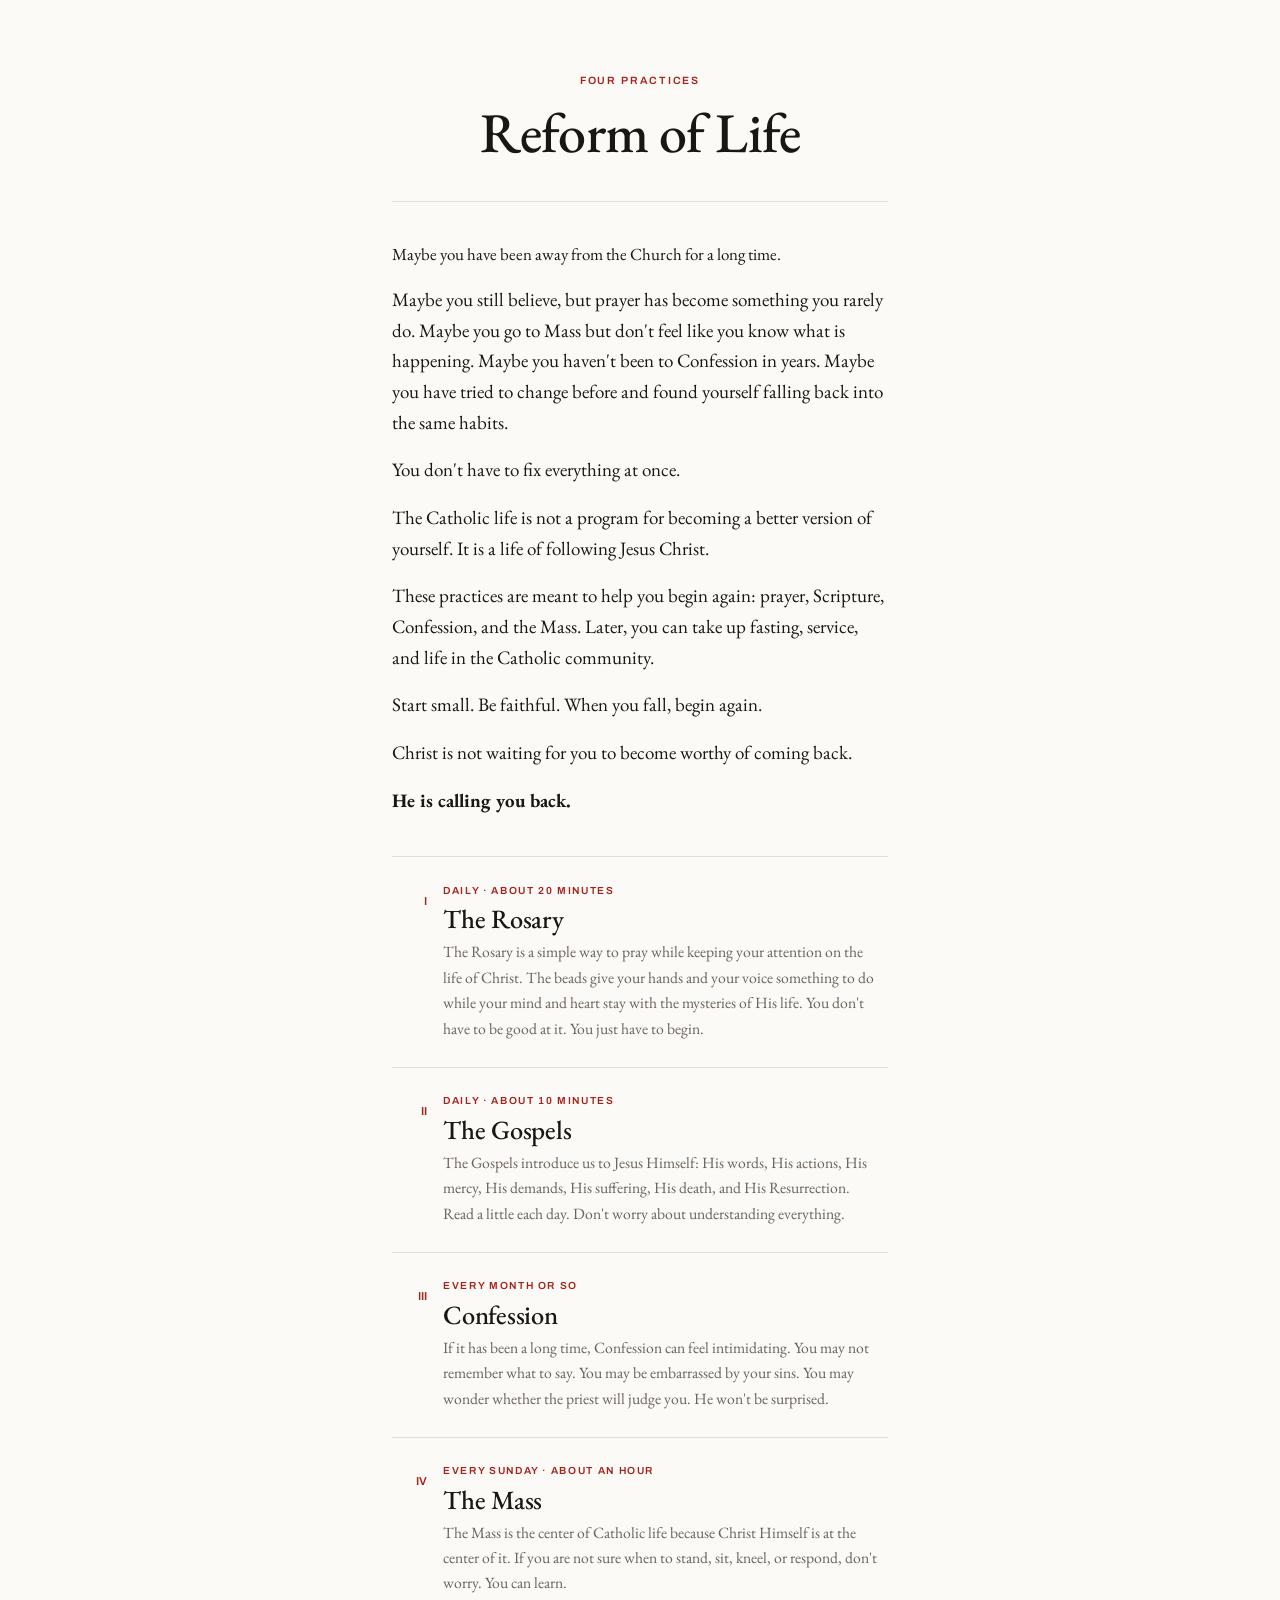
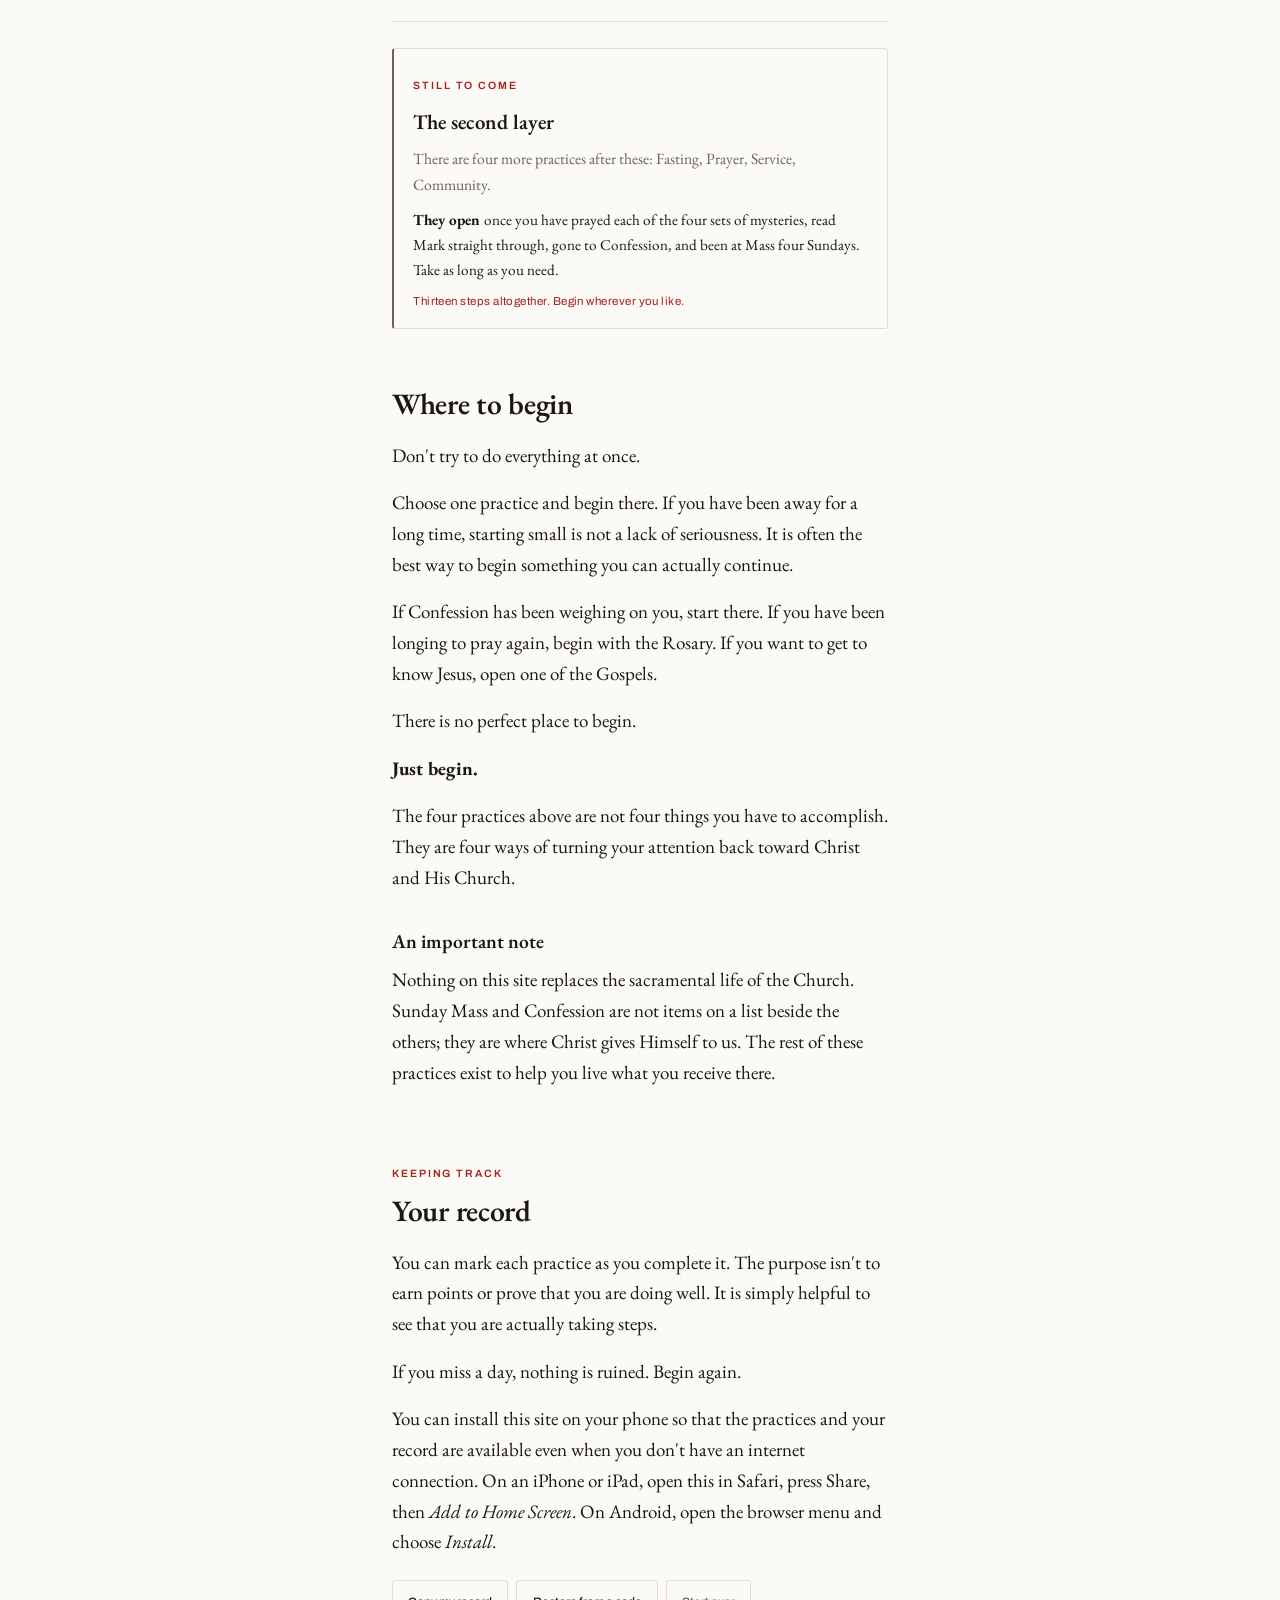
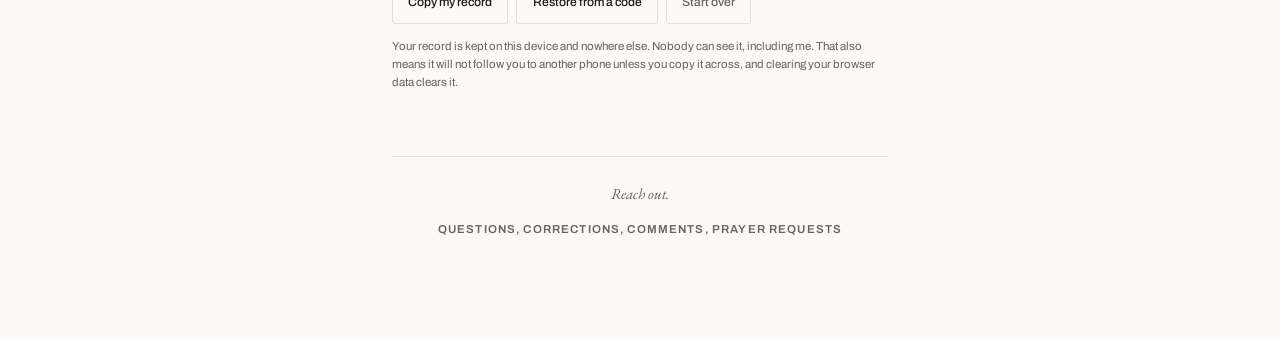
<file: practices.html>
<!doctype html>
<html lang="en">
<head>
<meta charset="utf-8">
<meta name="viewport" content="width=device-width, initial-scale=1">
<title>Reform of Life</title>
<meta name="description" content="Simple Catholic practices for beginning again: the Rosary, the Gospels, Confession and the Mass.">
<meta name="theme-color" content="#FBFAF7">
<meta name="apple-mobile-web-app-capable" content="yes">
<meta name="apple-mobile-web-app-status-bar-style" content="default">
<meta name="apple-mobile-web-app-title" content="Reform">
<link rel="manifest" href="manifest.json">
<link rel="apple-touch-icon" href="apple-touch-icon.png">
<link rel="icon" href="favicon-32.png" sizes="32x32">
<link rel="preconnect" href="https://fonts.googleapis.com">
<link rel="preconnect" href="https://fonts.gstatic.com" crossorigin>
<link rel="stylesheet" href="https://fonts.googleapis.com/css2?family=EB+Garamond:ital,wght@0,400;0,500;0,600;1,400&family=Archivo:wght@400;500;600&display=swap">
<link rel="stylesheet" href="style.css">
<script src="app.js" defer></script>
</head>
<body>

<div class="sheet">

  <header class="masthead" style="padding-top: 2rem;">
    <span class="label">Four practices</span>
    <h1>Reform of Life</h1>
  </header>

  <section id="welcome" style="padding-top: 2.4rem;">
    <p class="lead">Maybe you have been away from the Church for a long time.</p>

    <p>Maybe you still believe, but prayer has become something you rarely do. Maybe you go to Mass but don't feel like you know what is happening. Maybe you haven't been to Confession in years. Maybe you have tried to change before and found yourself falling back into the same habits.</p>

    <p>You don't have to fix everything at once.</p>

    <p>The Catholic life is not a program for becoming a better version of yourself. It is a life of following Jesus Christ.</p>

    <p>These practices are meant to help you begin again: prayer, Scripture, Confession, and the Mass. Later, you can take up fasting, service, and life in the Catholic community.</p>

    <p>Start small. Be faithful. When you fall, begin again.</p>

    <p>Christ is not waiting for you to become worthy of coming back.</p>

    <p><strong>He is calling you back.</strong></p>
  </section>

  <ol class="contents">
    <li>
      <a class="entry" href="rosary.html">
        <span class="numeral">I</span>
        <span>
          <span class="entry-rhythm">Daily &middot; about 20 minutes</span>
          <span class="entry-title">The Rosary</span>
          <span class="entry-blurb">The Rosary is a simple way to pray while keeping your attention on the life of Christ. The beads give your hands and your voice something to do while your mind and heart stay with the mysteries of His life. You don't have to be good at it. You just have to begin.</span>
        </span>
      </a>
    </li>
    <li>
      <a class="entry" href="gospels.html">
        <span class="numeral">II</span>
        <span>
          <span class="entry-rhythm">Daily &middot; about 10 minutes</span>
          <span class="entry-title">The Gospels</span>
          <span class="entry-blurb">The Gospels introduce us to Jesus Himself: His words, His actions, His mercy, His demands, His suffering, His death, and His Resurrection. Read a little each day. Don't worry about understanding everything.</span>
        </span>
      </a>
    </li>
    <li>
      <a class="entry" href="confession.html">
        <span class="numeral">III</span>
        <span>
          <span class="entry-rhythm">Every month or so</span>
          <span class="entry-title">Confession</span>
          <span class="entry-blurb">If it has been a long time, Confession can feel intimidating. You may not remember what to say. You may be embarrassed by your sins. You may wonder whether the priest will judge you. He won't be surprised.</span>
        </span>
      </a>
    </li>
    <li>
      <a class="entry" href="mass.html">
        <span class="numeral">IV</span>
        <span>
          <span class="entry-rhythm">Every Sunday &middot; about an hour</span>
          <span class="entry-title">The Mass</span>
          <span class="entry-blurb">The Mass is the center of Catholic life because Christ Himself is at the center of it. If you are not sure when to stand, sit, kneel, or respond, don't worry. You can learn.</span>
        </span>
      </a>
    </li>
  </ol>

  <div data-summary></div>

  <section>
    <h2>Where to begin</h2>
    <p>Don't try to do everything at once.</p>
    <p>Choose one practice and begin there. If you have been away for a long time, starting small is not a lack of seriousness. It is often the best way to begin something you can actually continue.</p>
    <p>If Confession has been weighing on you, start there. If you have been longing to pray again, begin with the Rosary. If you want to get to know Jesus, open one of the Gospels.</p>
    <p>There is no perfect place to begin.</p>
    <p><strong>Just begin.</strong></p>
    <p>The four practices above are not four things you have to accomplish. They are four ways of turning your attention back toward Christ and His Church.</p>

    <h3>An important note</h3>
    <p>Nothing on this site replaces the sacramental life of the Church. Sunday Mass and Confession are not items on a list beside the others; they are where Christ gives Himself to us. The rest of these practices exist to help you live what you receive there.</p>
  </section>

  <section id="record">
    <span class="label">Keeping track</span>
    <h2>Your record</h2>
    <p>You can mark each practice as you complete it. The purpose isn't to earn points or prove that you are doing well. It is simply helpful to see that you are actually taking steps.</p>
    <p>If you miss a day, nothing is ruined. Begin again.</p>
    <p>You can install this site on your phone so that the practices and your record are available even when you don't have an internet connection. On an iPhone or iPad, open this in Safari, press Share, then <em>Add to Home Screen</em>. On Android, open the browser menu and choose <em>Install</em>.</p>
    <div data-tools></div>
  </section>

  <footer class="colophon">
    <p>Reach out.</p>
    <a href="contact.html">Questions, corrections, comments, prayer requests</a>
  </footer>

</div>
</body>
</html>
</file>
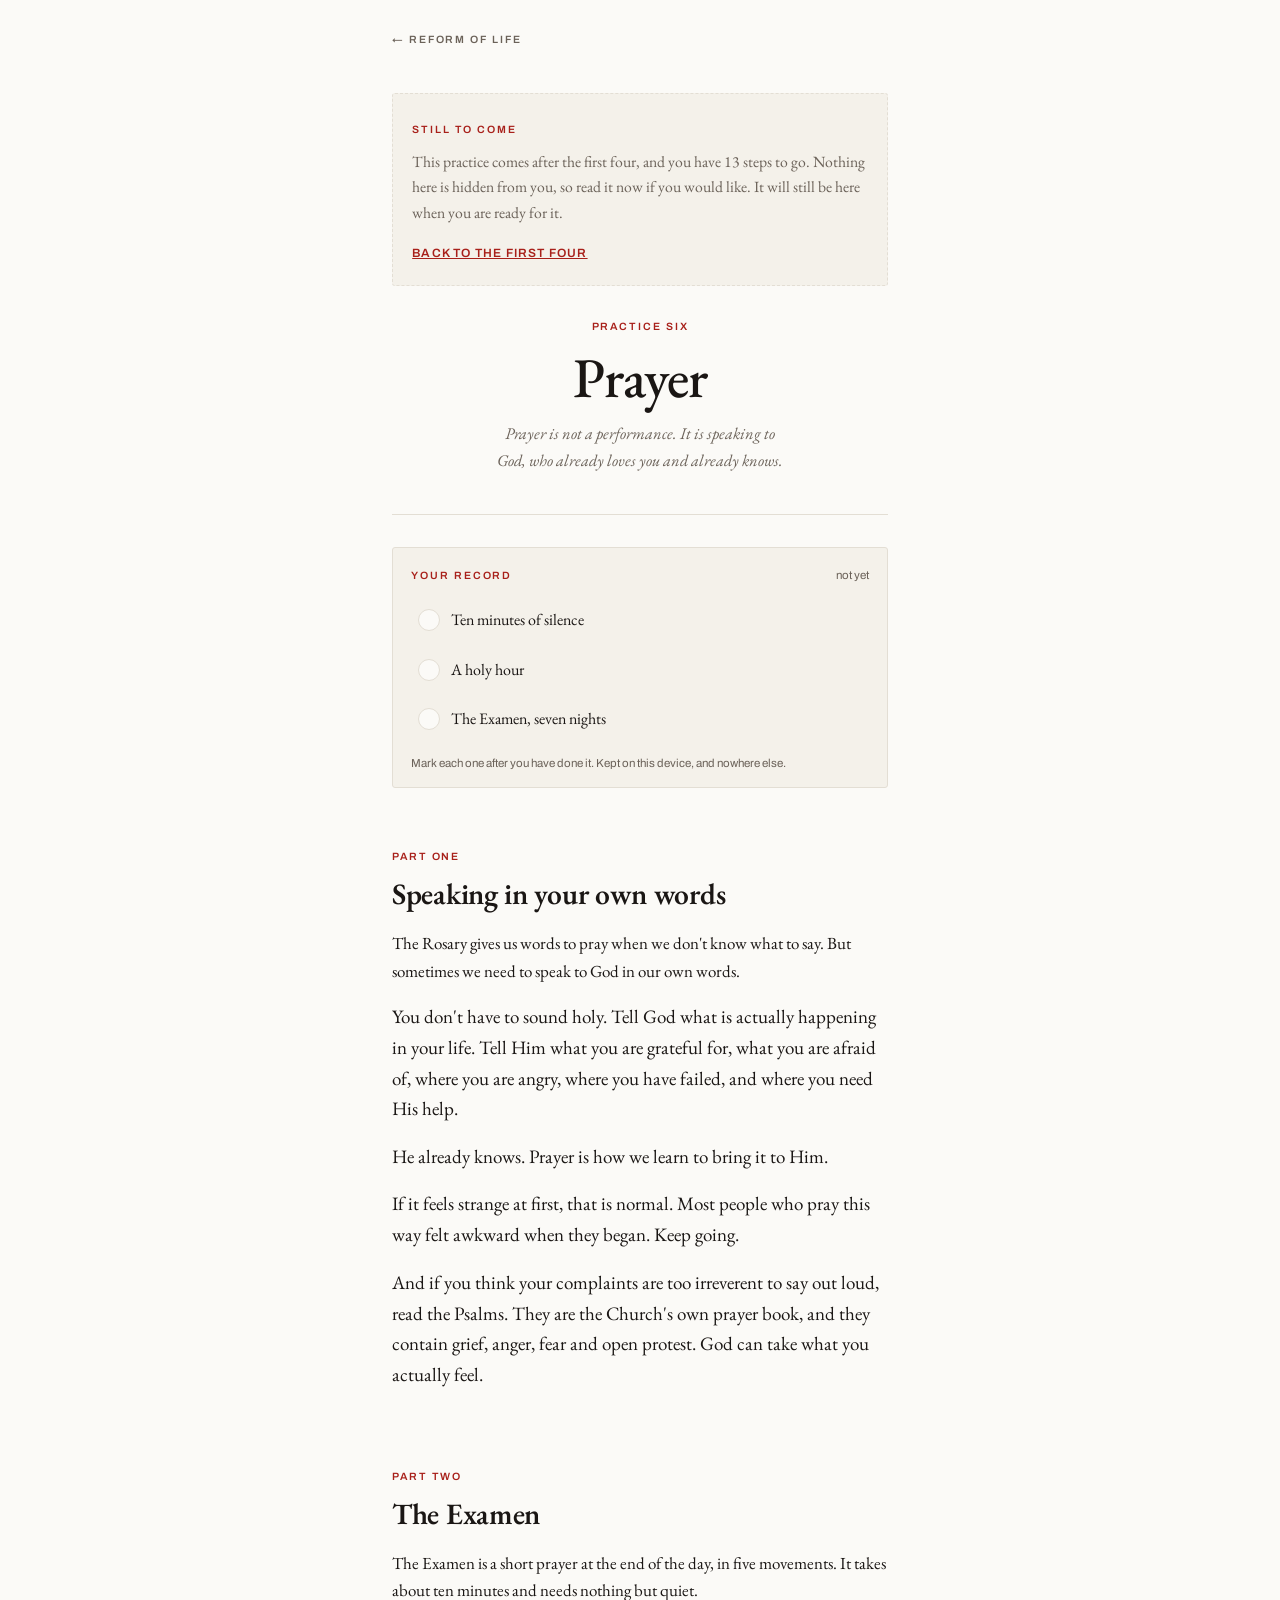
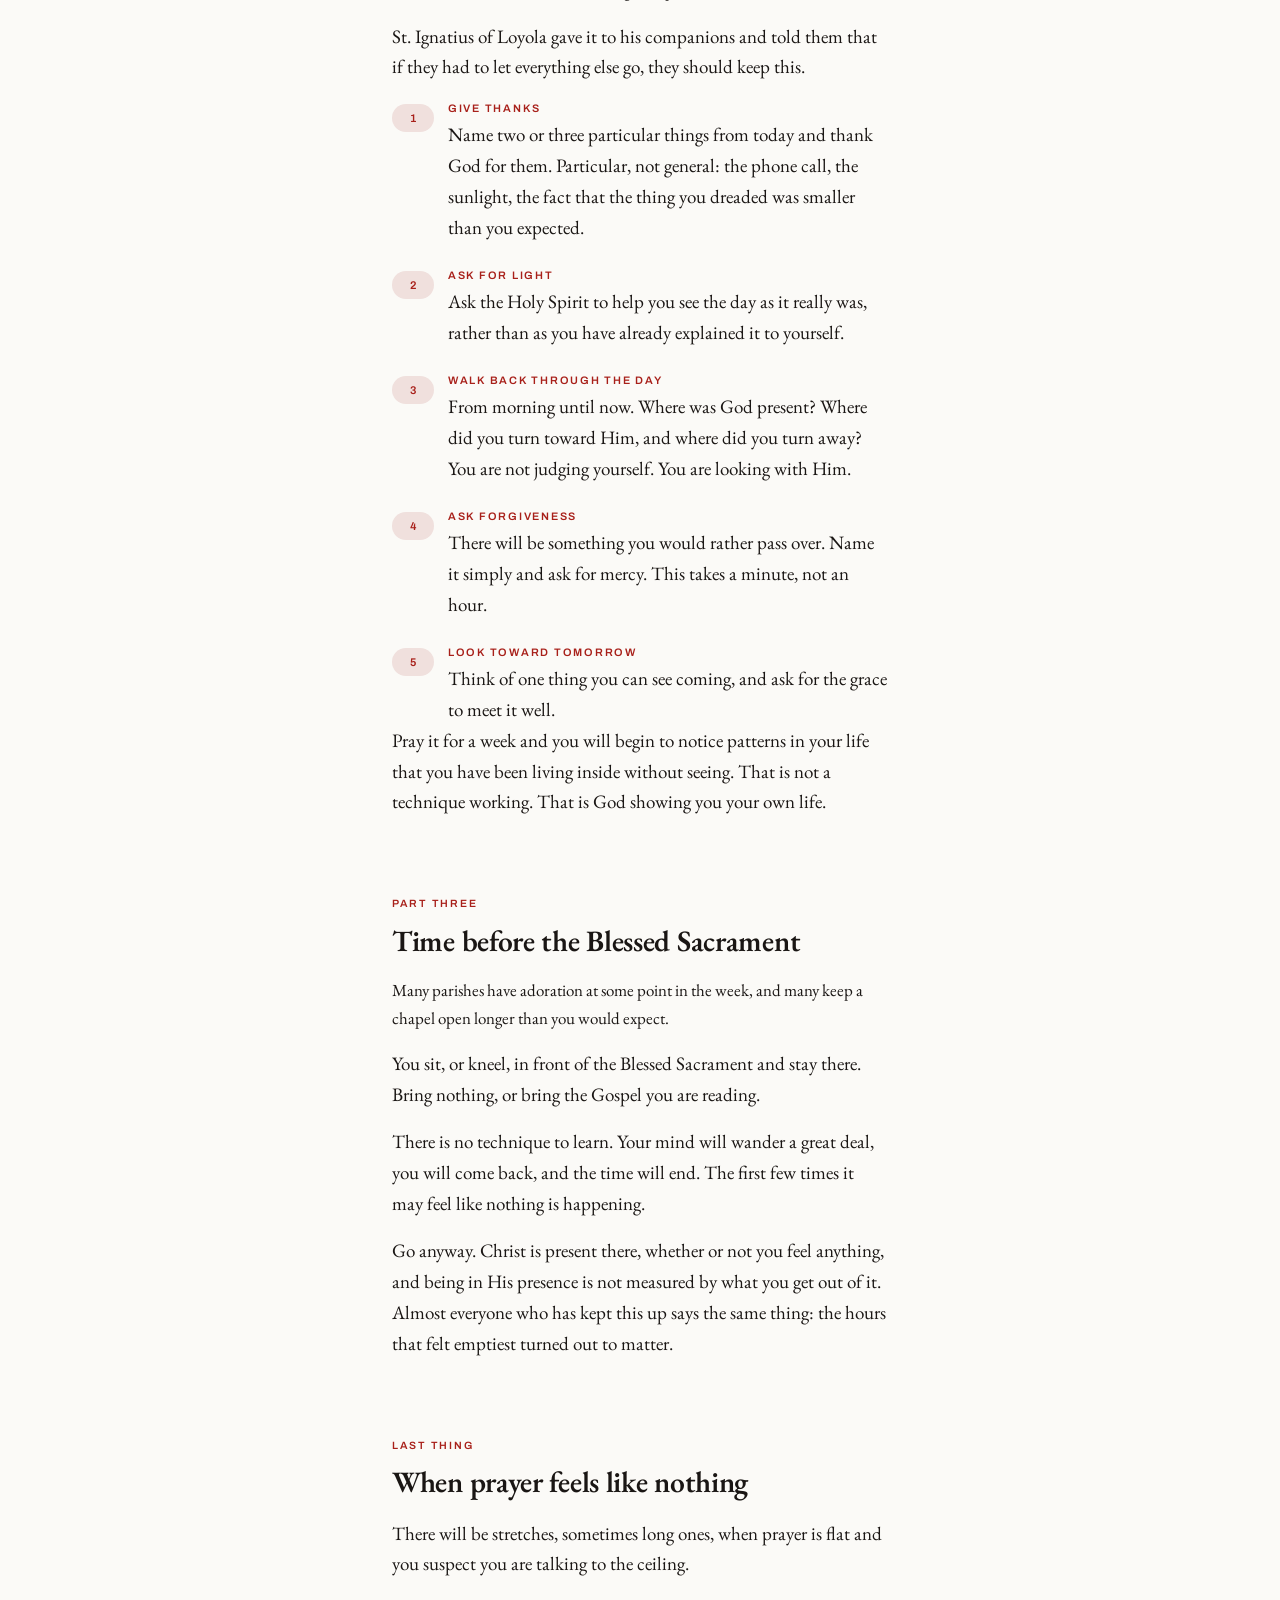
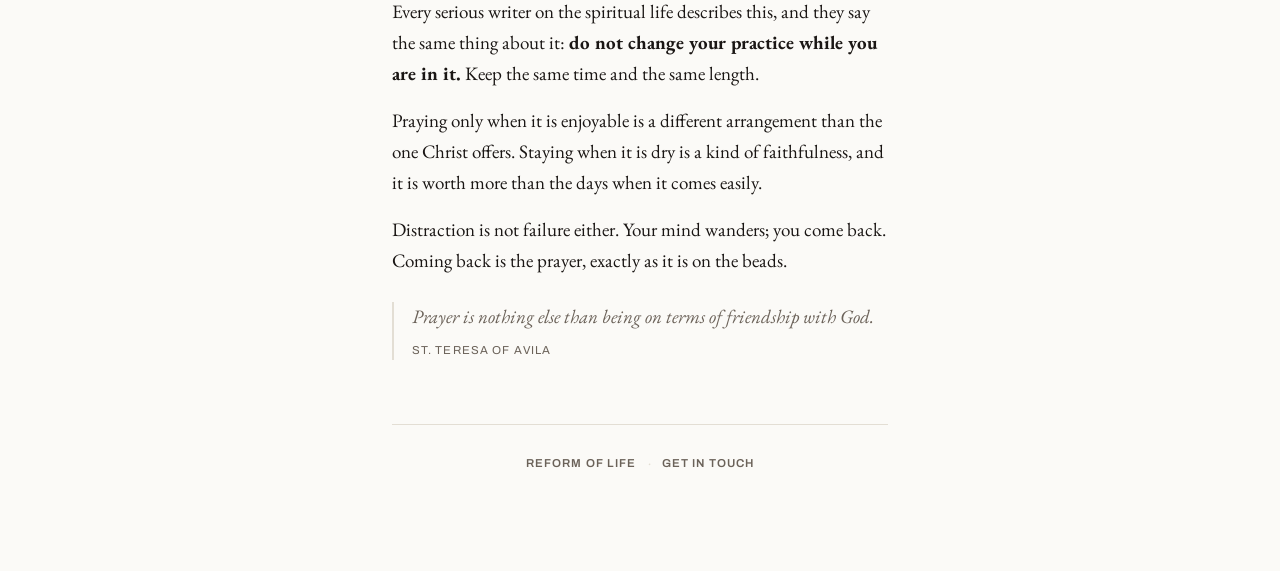
<file: prayer.html>
<!doctype html>
<html lang="en">
<head>
<meta charset="utf-8">
<meta name="viewport" content="width=device-width, initial-scale=1">
<title>Prayer &middot; Reform of Life</title>
<meta name="description" content="Prayer beyond the formulas: talking plainly, the Examen, the holy hour, and what to do when nothing happens.">
<meta name="theme-color" content="#FBFAF7">
<meta name="apple-mobile-web-app-capable" content="yes">
<meta name="apple-mobile-web-app-status-bar-style" content="default">
<meta name="apple-mobile-web-app-title" content="Reform">
<link rel="manifest" href="manifest.json">
<link rel="apple-touch-icon" href="apple-touch-icon.png">
<link rel="icon" href="favicon-32.png" sizes="32x32">
<link rel="preconnect" href="https://fonts.googleapis.com">
<link rel="preconnect" href="https://fonts.gstatic.com" crossorigin>
<link rel="stylesheet" href="https://fonts.googleapis.com/css2?family=EB+Garamond:ital,wght@0,400;0,500;0,600;1,400&family=Archivo:wght@400;500;600&display=swap">
<link rel="stylesheet" href="style.css">
<script src="app.js" defer></script>
</head>
<body>

<nav class="topbar"><a href="practices.html">&larr; Reform of Life</a></nav>

<div class="sheet">
  <div data-gate></div>

  <header class="masthead">
    <span class="label">Practice six</span>
    <h1>Prayer</h1>
    <p class="dedication">Prayer is not a performance. It is speaking to God, who already loves you and already knows.</p>
  </header>

  <div data-tracker="prayer"></div>

  <section id="plain">
    <span class="label">Part one</span>
    <h2>Speaking in your own words</h2>

    <p class="lead">The Rosary gives us words to pray when we don't know what to say. But sometimes we need to speak to God in our own words.</p>

    <p>You don't have to sound holy. Tell God what is actually happening in your life. Tell Him what you are grateful for, what you are afraid of, where you are angry, where you have failed, and where you need His help.</p>

    <p>He already knows. Prayer is how we learn to bring it to Him.</p>

    <p>If it feels strange at first, that is normal. Most people who pray this way felt awkward when they began. Keep going.</p>

    <p>And if you think your complaints are too irreverent to say out loud, read the Psalms. They are the Church's own prayer book, and they contain grief, anger, fear and open protest. God can take what you actually feel.</p>
  </section>

  <section id="examen">
    <span class="label">Part two</span>
    <h2>The Examen</h2>

    <p class="lead">The Examen is a short prayer at the end of the day, in five movements. It takes about ten minutes and needs nothing but quiet.</p>

    <p>St. Ignatius of Loyola gave it to his companions and told them that if they had to let everything else go, they should keep this.</p>

    <ol class="walk">
      <li><span class="marker">1</span><div>
        <span class="step-do">Give thanks</span>
        <p class="step-say">Name two or three particular things from today and thank God for them. Particular, not general: the phone call, the sunlight, the fact that the thing you dreaded was smaller than you expected.</p>
      </div></li>
      <li><span class="marker">2</span><div>
        <span class="step-do">Ask for light</span>
        <p class="step-say">Ask the Holy Spirit to help you see the day as it really was, rather than as you have already explained it to yourself.</p>
      </div></li>
      <li><span class="marker">3</span><div>
        <span class="step-do">Walk back through the day</span>
        <p class="step-say">From morning until now. Where was God present? Where did you turn toward Him, and where did you turn away? You are not judging yourself. You are looking with Him.</p>
      </div></li>
      <li><span class="marker">4</span><div>
        <span class="step-do">Ask forgiveness</span>
        <p class="step-say">There will be something you would rather pass over. Name it simply and ask for mercy. This takes a minute, not an hour.</p>
      </div></li>
      <li><span class="marker">5</span><div>
        <span class="step-do">Look toward tomorrow</span>
        <p class="step-say">Think of one thing you can see coming, and ask for the grace to meet it well.</p>
      </div></li>
    </ol>

    <p>Pray it for a week and you will begin to notice patterns in your life that you have been living inside without seeing. That is not a technique working. That is God showing you your own life.</p>
  </section>

  <section id="hour">
    <span class="label">Part three</span>
    <h2>Time before the Blessed Sacrament</h2>

    <p class="lead">Many parishes have adoration at some point in the week, and many keep a chapel open longer than you would expect.</p>

    <p>You sit, or kneel, in front of the Blessed Sacrament and stay there. Bring nothing, or bring the Gospel you are reading.</p>

    <p>There is no technique to learn. Your mind will wander a great deal, you will come back, and the time will end. The first few times it may feel like nothing is happening.</p>

    <p>Go anyway. Christ is present there, whether or not you feel anything, and being in His presence is not measured by what you get out of it. Almost everyone who has kept this up says the same thing: the hours that felt emptiest turned out to matter.</p>
  </section>

  <section id="dry">
    <span class="label">Last thing</span>
    <h2>When prayer feels like nothing</h2>

    <p>There will be stretches, sometimes long ones, when prayer is flat and you suspect you are talking to the ceiling.</p>

    <p>Every serious writer on the spiritual life describes this, and they say the same thing about it: <strong>do not change your practice while you are in it.</strong> Keep the same time and the same length.</p>

    <p>Praying only when it is enjoyable is a different arrangement than the one Christ offers. Staying when it is dry is a kind of faithfulness, and it is worth more than the days when it comes easily.</p>

    <p>Distraction is not failure either. Your mind wanders; you come back. Coming back is the prayer, exactly as it is on the beads.</p>

    <blockquote>
      Prayer is nothing else than being on terms of friendship with God.
      <cite>St. Teresa of Avila</cite>
    </blockquote>
  </section>

  <footer class="colophon">
    <a href="practices.html">Reform of Life</a>
    <span class="colophon-sep">&middot;</span>
    <a href="contact.html">Get in touch</a>
  </footer>

</div>
</body>
</html>
</file>
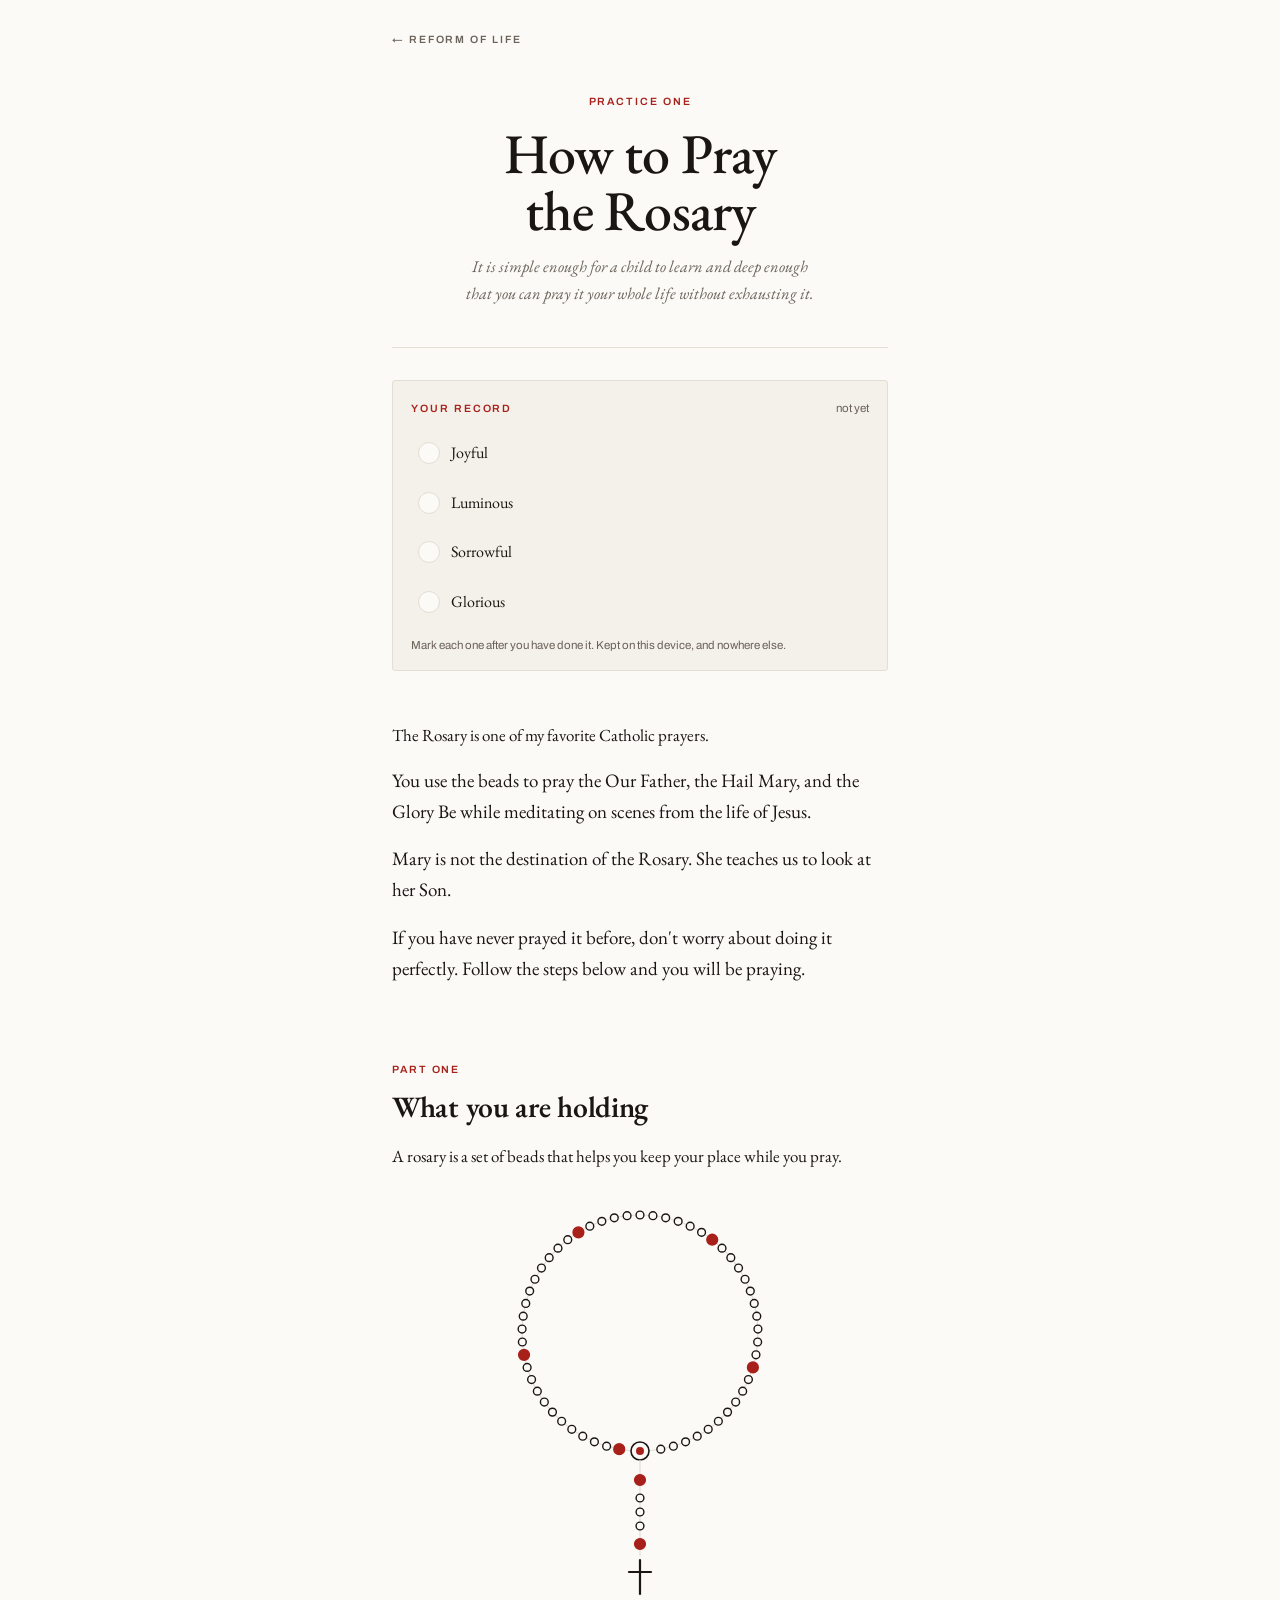
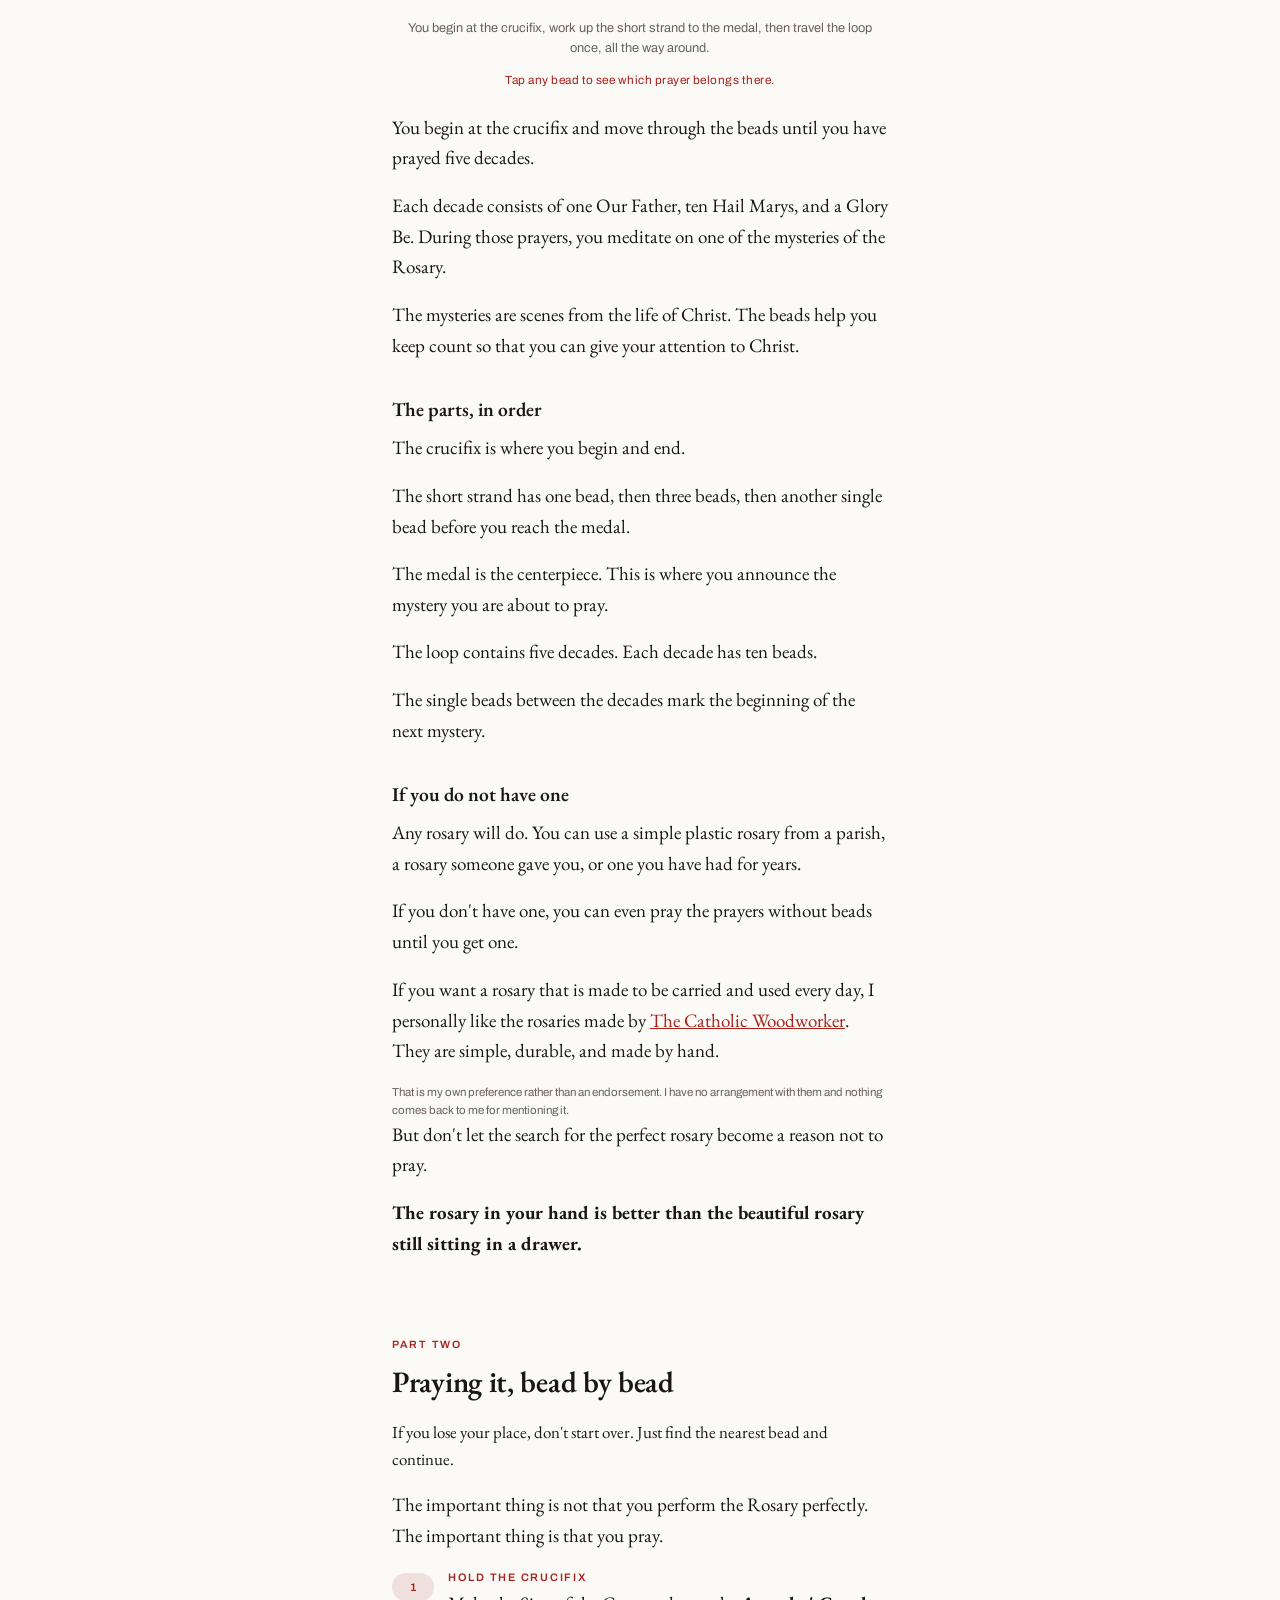
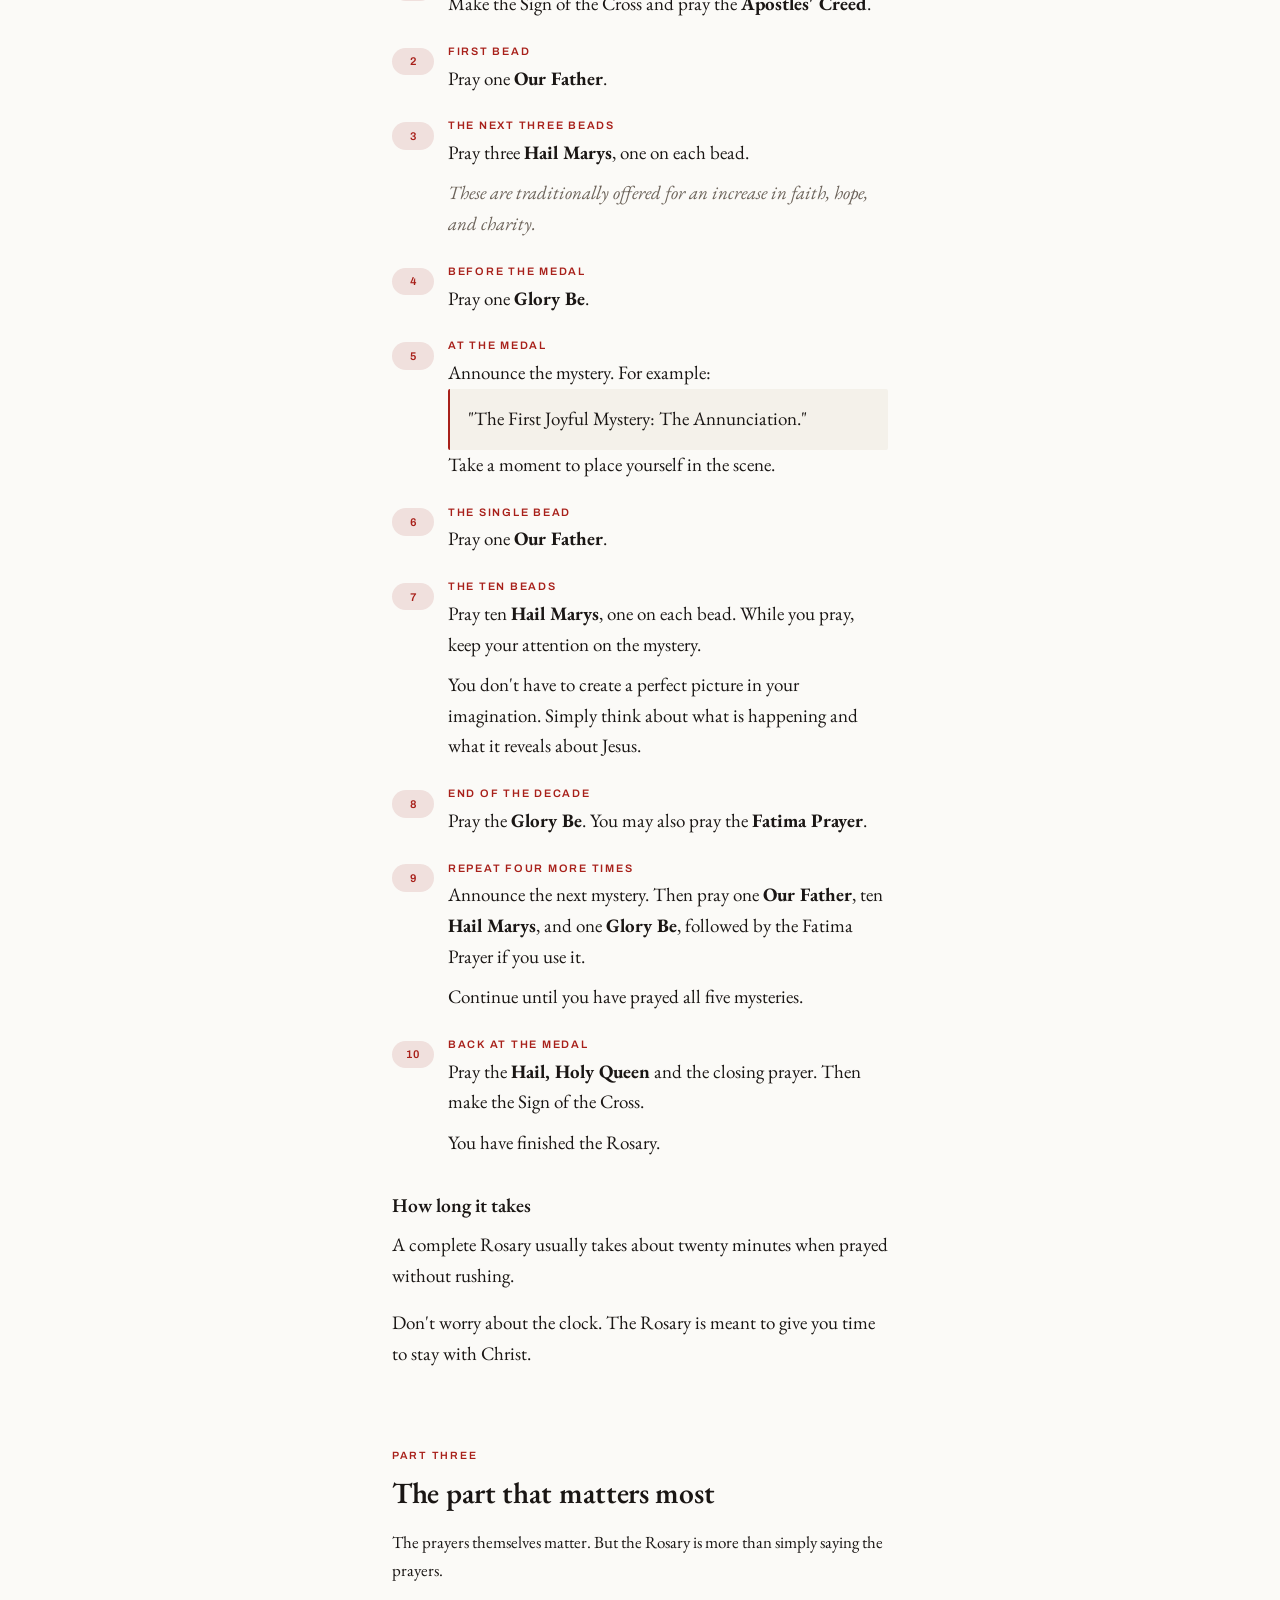
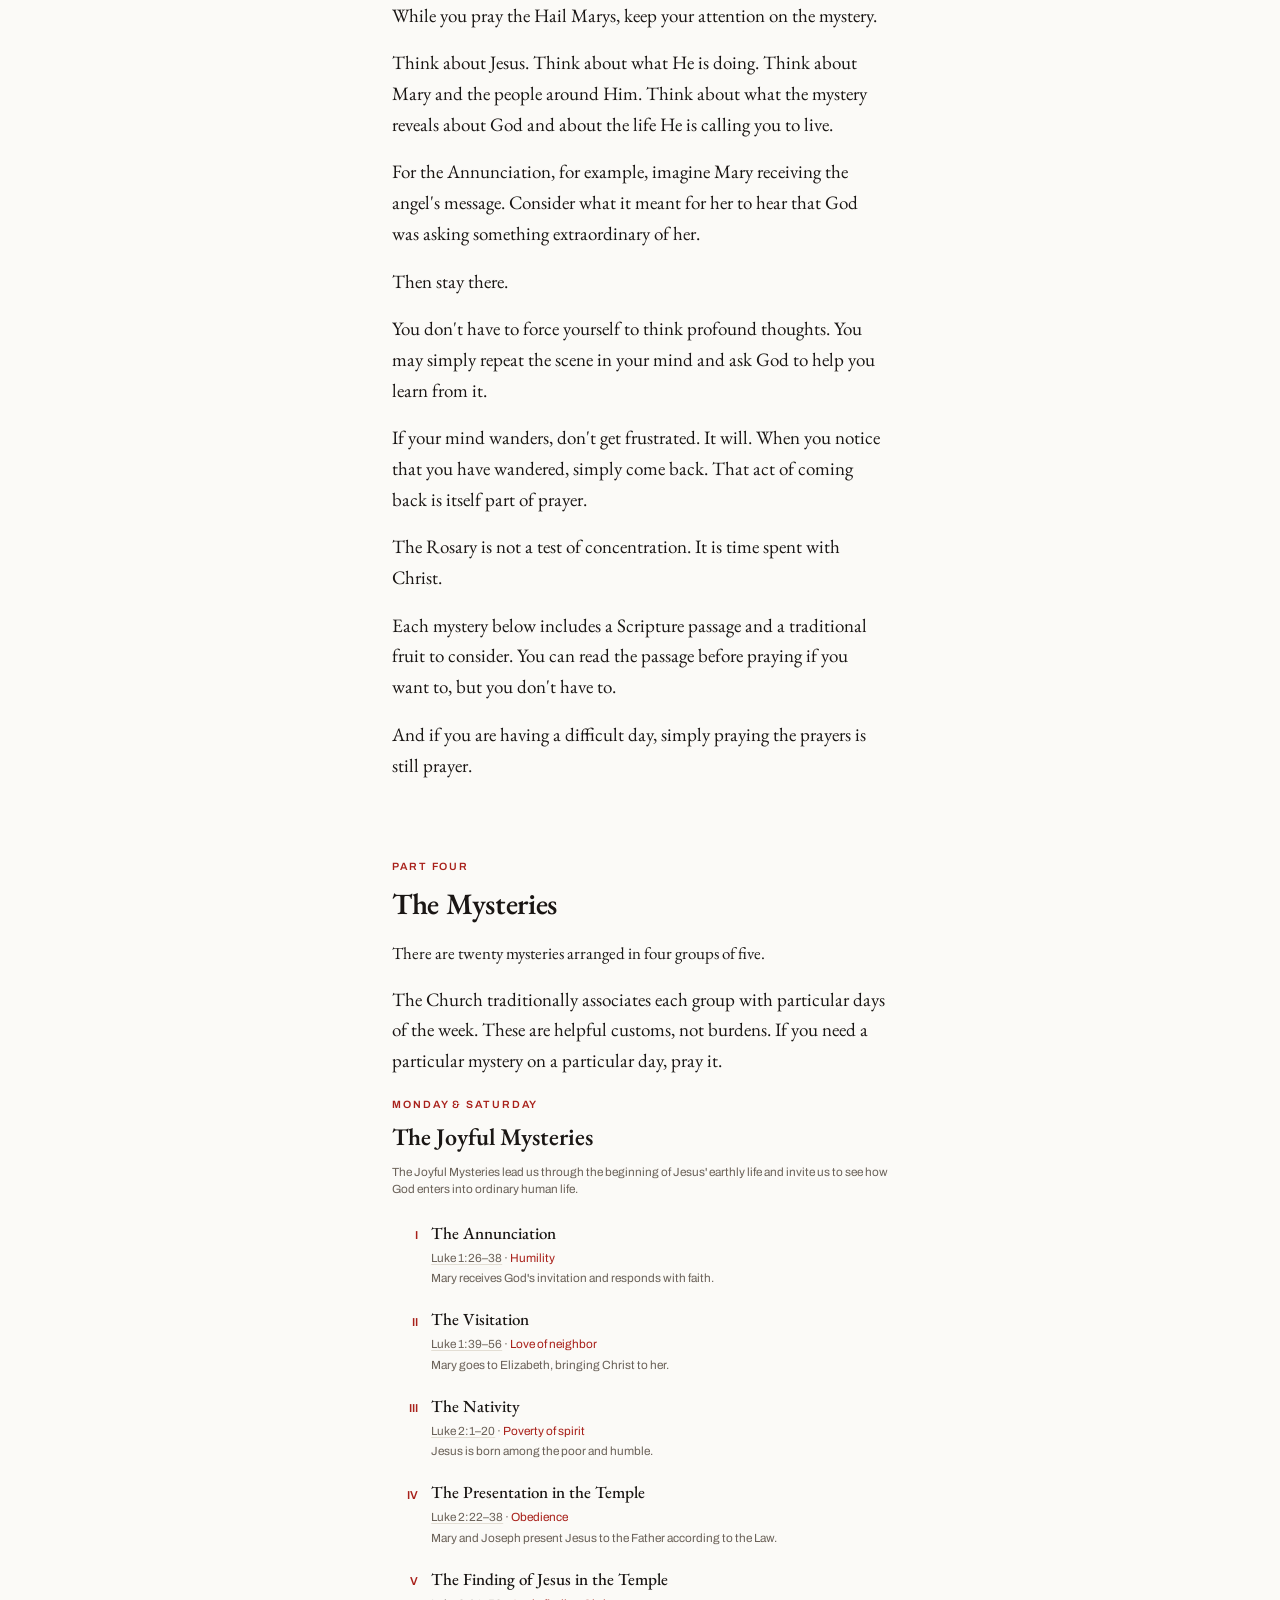
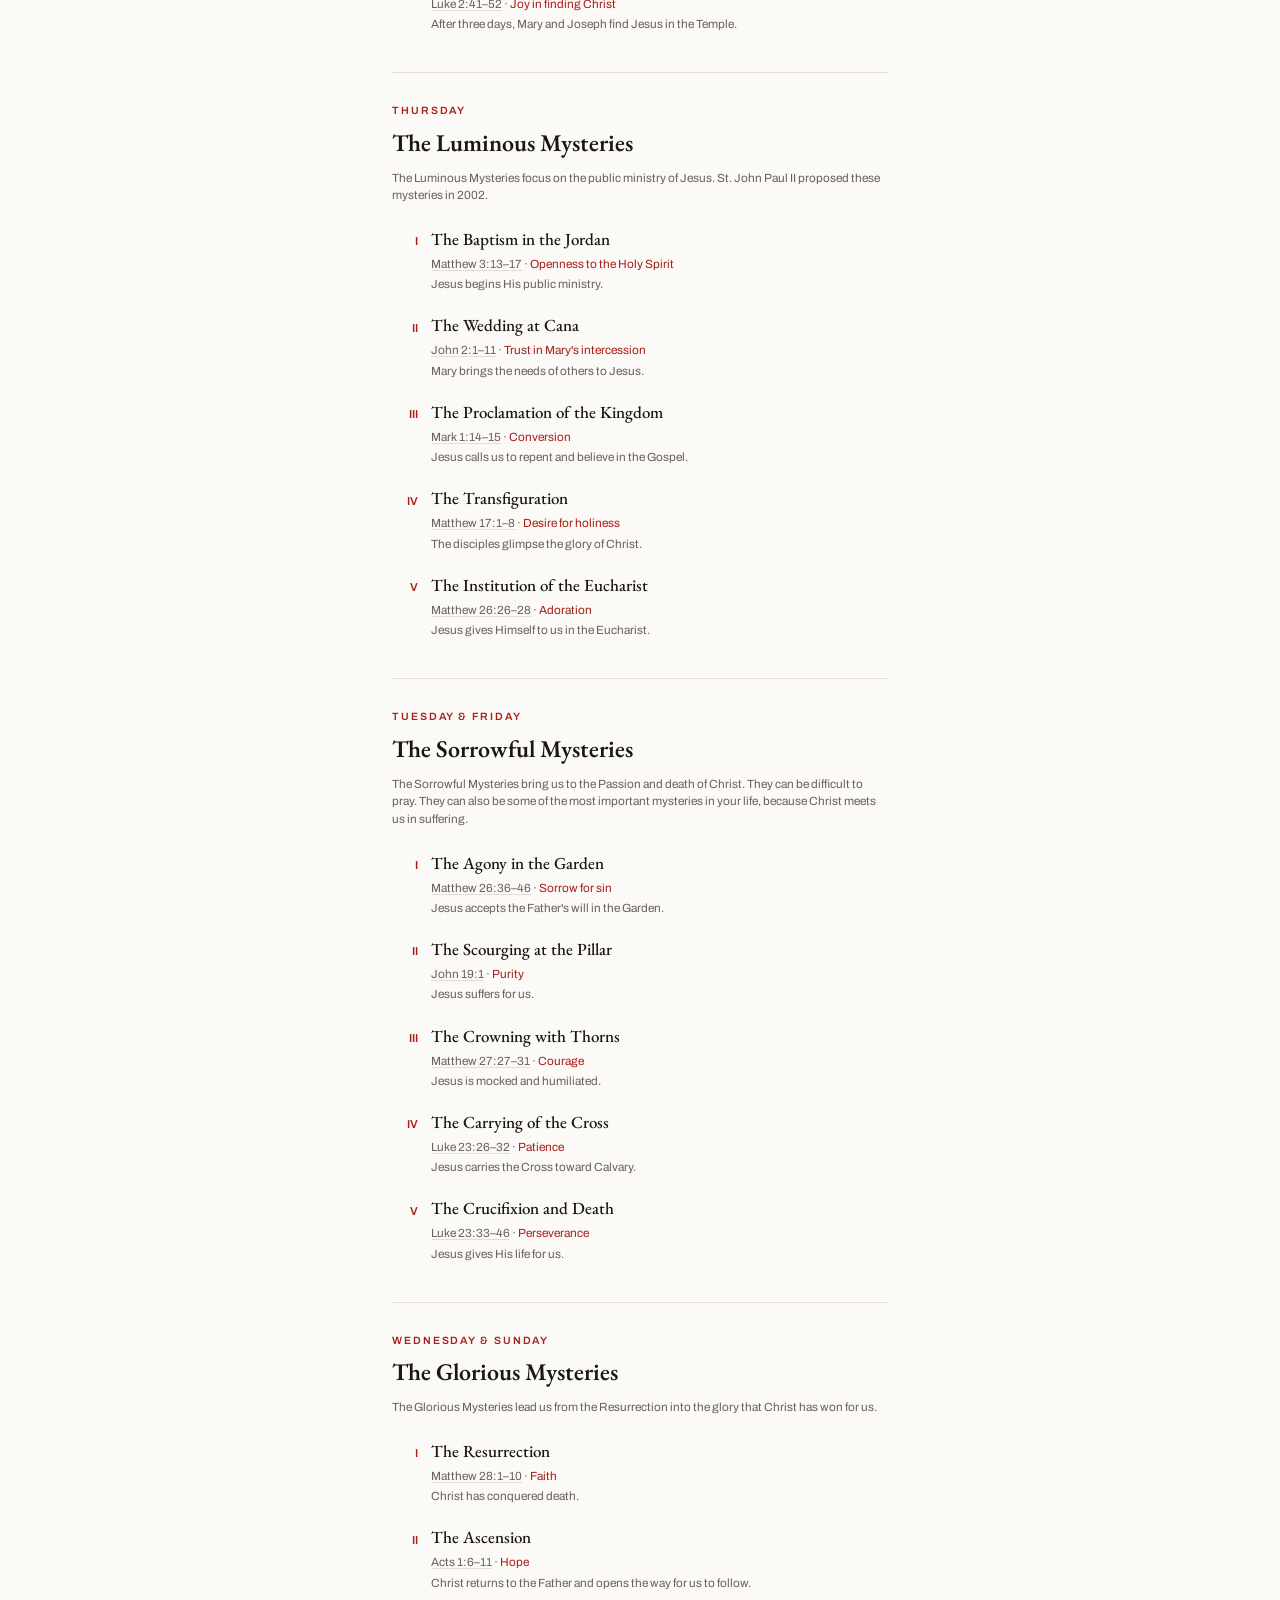
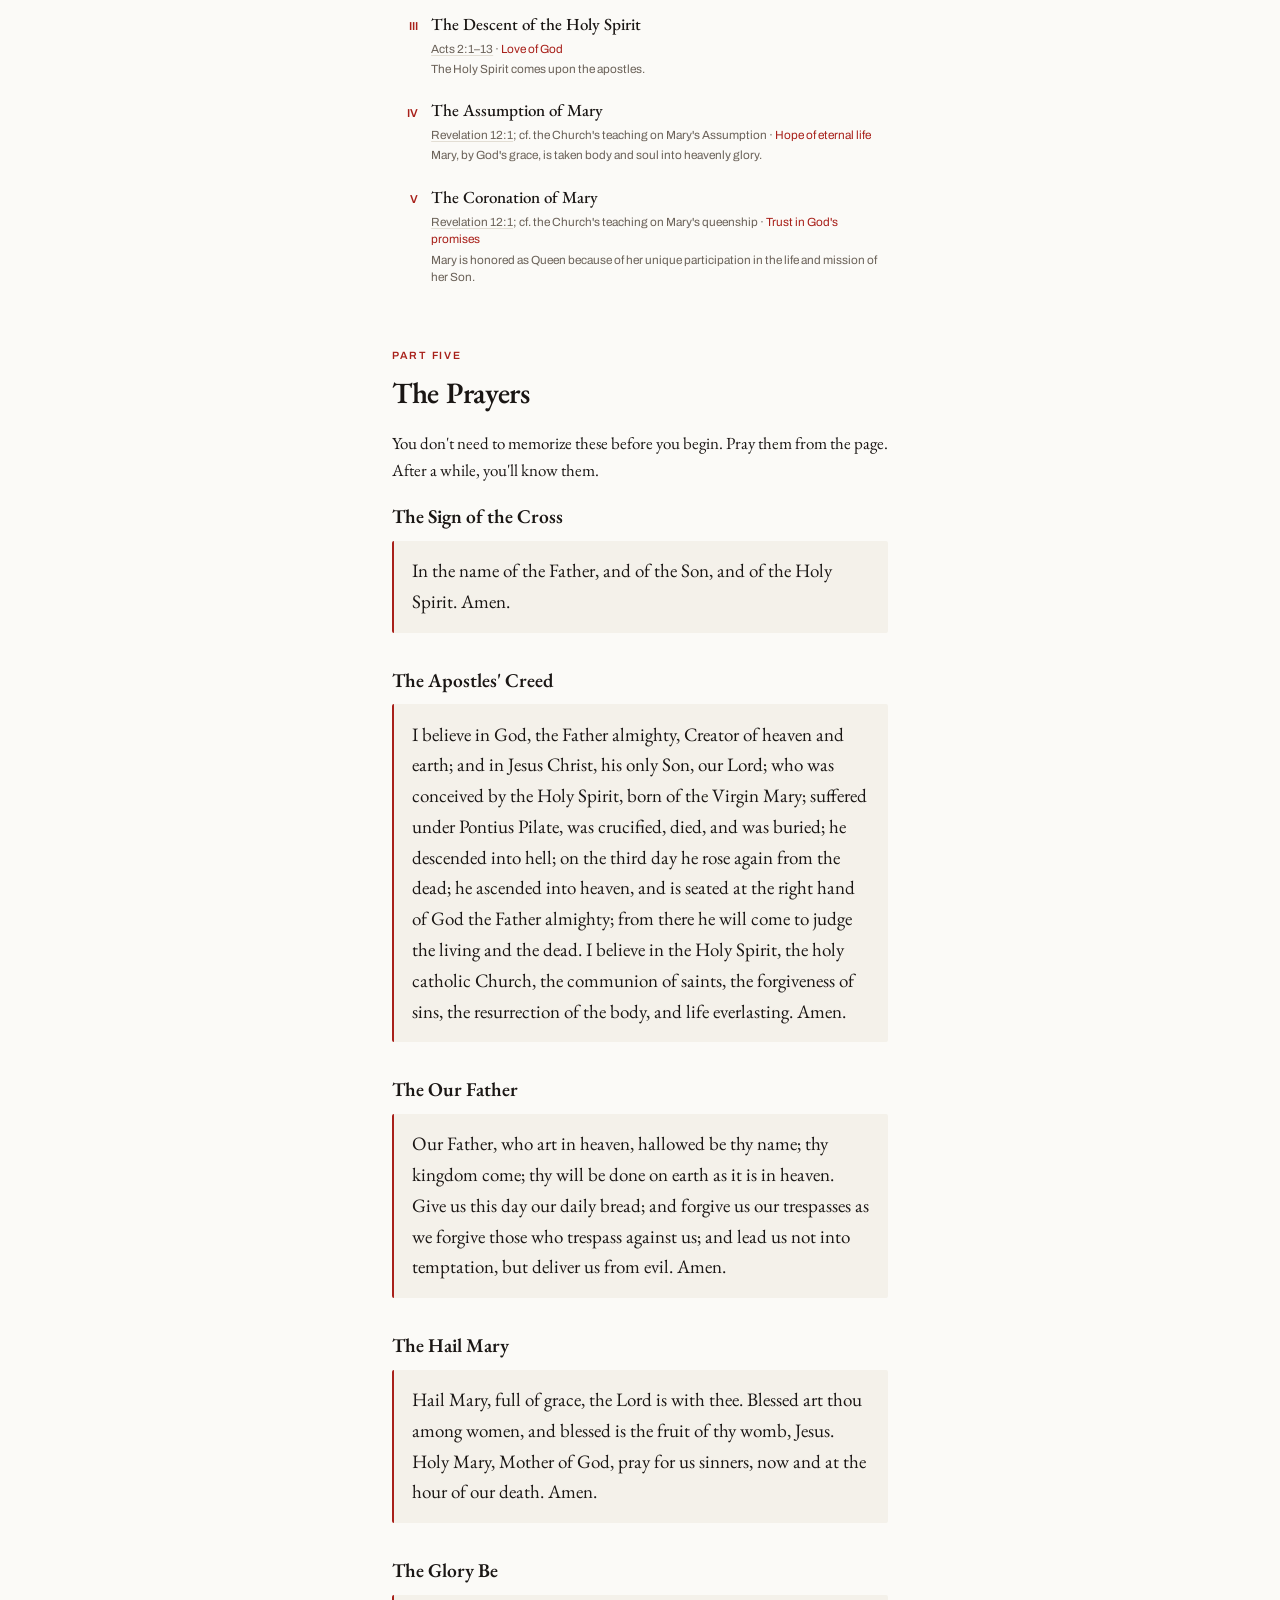
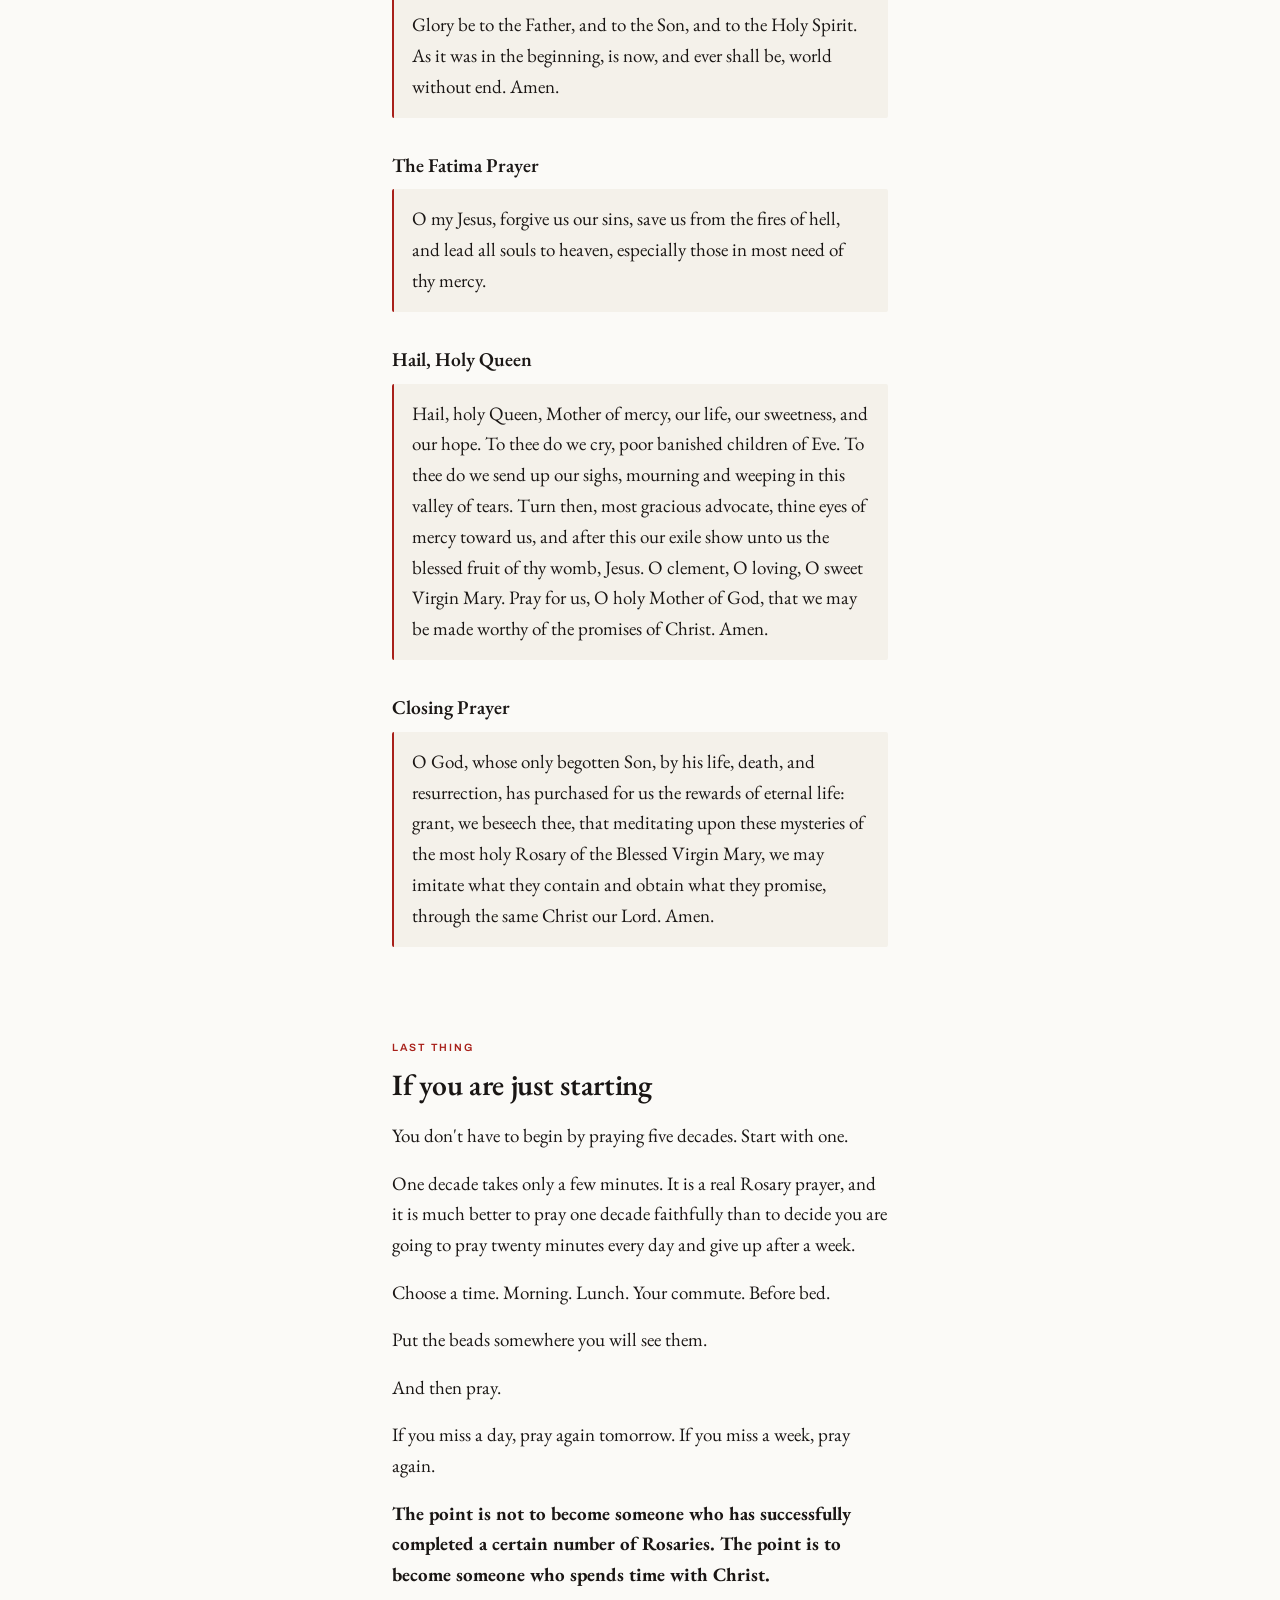
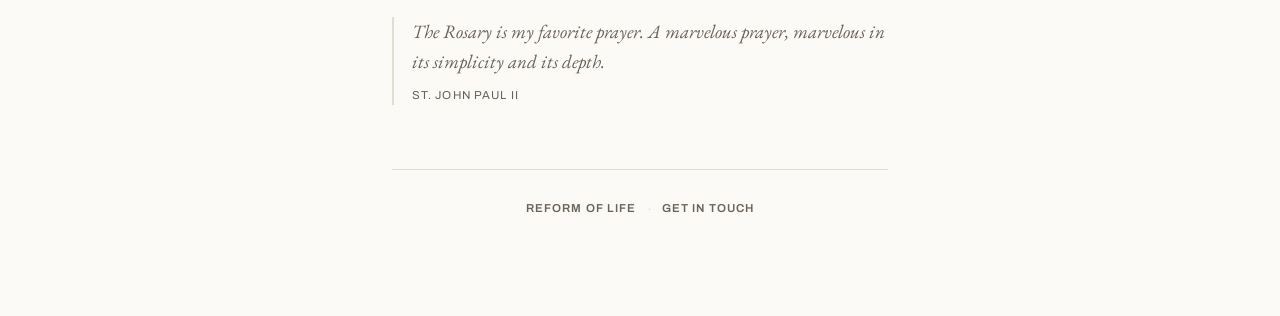
<file: rosary.html>
<!doctype html>
<html lang="en">
<head>
<meta charset="utf-8">
<meta name="viewport" content="width=device-width, initial-scale=1">
<title>The Rosary &middot; Reform of Life</title>
<meta name="description" content="How to pray the Rosary: the beads explained, a step-by-step walkthrough, all twenty mysteries, and every prayer in full.">
<meta name="theme-color" content="#FBFAF7">
<meta name="apple-mobile-web-app-capable" content="yes">
<meta name="apple-mobile-web-app-status-bar-style" content="default">
<meta name="apple-mobile-web-app-title" content="Reform">
<link rel="manifest" href="manifest.json">
<link rel="apple-touch-icon" href="apple-touch-icon.png">
<link rel="icon" href="favicon-32.png" sizes="32x32">
<link rel="preconnect" href="https://fonts.googleapis.com">
<link rel="preconnect" href="https://fonts.gstatic.com" crossorigin>
<link rel="stylesheet" href="https://fonts.googleapis.com/css2?family=EB+Garamond:ital,wght@0,400;0,500;0,600;1,400&family=Archivo:wght@400;500;600&display=swap">
<link rel="stylesheet" href="style.css">
<script src="app.js" defer></script>
</head>
<body>

<nav class="topbar"><a href="practices.html">&larr; Reform of Life</a></nav>

<div class="sheet">

  <header class="masthead">
    <span class="label">Practice one</span>
    <h1>How to Pray the Rosary</h1>
    <p class="dedication">It is simple enough for a child to learn and deep enough that you can pray it your whole life without exhausting it.</p>
  </header>

  <div data-tracker="rosary"></div>

  <section id="intro">
    <p class="lead">The Rosary is one of my favorite Catholic prayers.</p>
    <p>You use the beads to pray the Our Father, the Hail Mary, and the Glory Be while meditating on scenes from the life of Jesus.</p>
    <p>Mary is not the destination of the Rosary. She teaches us to look at her Son.</p>
    <p>If you have never prayed it before, don't worry about doing it perfectly. Follow the steps below and you will be praying.</p>
  </section>

  <section id="beads">
    <span class="label">Part one</span>
    <h2>What you are holding</h2>

    <p class="lead">A rosary is a set of beads that helps you keep your place while you pray.</p>

    <figure class="beads">
      <svg id="rosary-diagram" viewBox="0 0 300 400" role="img"
           aria-label="Diagram of a rosary: a crucifix, then a single bead, three beads, and another single bead, joining a loop of five sets of ten beads separated by single beads.">
      </svg>
      <figcaption id="bead-caption" aria-live="polite">
        You begin at the crucifix, work up the short strand to the medal,
        then travel the loop once, all the way around.
      </figcaption>
      <p class="bead-hint">
        Tap any bead to see which prayer belongs there.
      </p>
    </figure>

    <p>You begin at the crucifix and move through the beads until you have prayed five decades.</p>
    <p>Each decade consists of one Our Father, ten Hail Marys, and a Glory Be. During those prayers, you meditate on one of the mysteries of the Rosary.</p>
    <p>The mysteries are scenes from the life of Christ. The beads help you keep count so that you can give your attention to Christ.</p>

    <h3>The parts, in order</h3>
    <p>The crucifix is where you begin and end.</p>
    <p>The short strand has one bead, then three beads, then another single bead before you reach the medal.</p>
    <p>The medal is the centerpiece. This is where you announce the mystery you are about to pray.</p>
    <p>The loop contains five decades. Each decade has ten beads.</p>
    <p>The single beads between the decades mark the beginning of the next mystery.</p>

    <h3>If you do not have one</h3>
    <p>Any rosary will do. You can use a simple plastic rosary from a parish, a rosary someone gave you, or one you have had for years.</p>
    <p>If you don't have one, you can even pray the prayers without beads until you get one.</p>
    <p>If you want a rosary that is made to be carried and used every day, I personally like the rosaries made by <a href="https://catholicwoodworker.com" target="_blank" rel="noopener noreferrer">The Catholic Woodworker</a>. They are simple, durable, and made by hand.</p>
    <p class="record-note">That is my own preference rather than an endorsement. I have no arrangement with them and nothing comes back to me for mentioning it.</p>
    <p>But don't let the search for the perfect rosary become a reason not to pray.</p>
    <p><strong>The rosary in your hand is better than the beautiful rosary still sitting in a drawer.</strong></p>
  </section>

  <section id="how">
    <span class="label">Part two</span>
    <h2>Praying it, bead by bead</h2>

    <p class="lead">If you lose your place, don't start over. Just find the nearest bead and continue.</p>
    <p>The important thing is not that you perform the Rosary perfectly. The important thing is that you pray.</p>

    <ol class="walk">
      <li><span class="marker">1</span><div>
        <span class="step-do">Hold the crucifix</span>
        <p class="step-say">Make the Sign of the Cross and pray the <strong>Apostles' Creed</strong>.</p>
      </div></li>
      <li><span class="marker">2</span><div>
        <span class="step-do">First bead</span>
        <p class="step-say">Pray one <strong>Our Father</strong>.</p>
      </div></li>
      <li><span class="marker">3</span><div>
        <span class="step-do">The next three beads</span>
        <p class="step-say">Pray three <strong>Hail Marys</strong>, one on each bead.</p>
        <p class="step-say"><em>These are traditionally offered for an increase in faith, hope, and charity.</em></p>
      </div></li>
      <li><span class="marker">4</span><div>
        <span class="step-do">Before the medal</span>
        <p class="step-say">Pray one <strong>Glory Be</strong>.</p>
      </div></li>
      <li><span class="marker">5</span><div>
        <span class="step-do">At the medal</span>
        <p class="step-say">Announce the mystery. For example:</p>
        <p class="said">"The First Joyful Mystery: The Annunciation."</p>
        <p class="step-say">Take a moment to place yourself in the scene.</p>
      </div></li>
      <li><span class="marker">6</span><div>
        <span class="step-do">The single bead</span>
        <p class="step-say">Pray one <strong>Our Father</strong>.</p>
      </div></li>
      <li><span class="marker">7</span><div>
        <span class="step-do">The ten beads</span>
        <p class="step-say">Pray ten <strong>Hail Marys</strong>, one on each bead. While you pray, keep your attention on the mystery.</p>
        <p class="step-say">You don't have to create a perfect picture in your imagination. Simply think about what is happening and what it reveals about Jesus.</p>
      </div></li>
      <li><span class="marker">8</span><div>
        <span class="step-do">End of the decade</span>
        <p class="step-say">Pray the <strong>Glory Be</strong>. You may also pray the <strong>Fatima Prayer</strong>.</p>
      </div></li>
      <li><span class="marker">9</span><div>
        <span class="step-do">Repeat four more times</span>
        <p class="step-say">Announce the next mystery. Then pray one <strong>Our Father</strong>, ten <strong>Hail Marys</strong>, and one <strong>Glory Be</strong>, followed by the Fatima Prayer if you use it.</p>
        <p class="step-say">Continue until you have prayed all five mysteries.</p>
      </div></li>
      <li><span class="marker">10</span><div>
        <span class="step-do">Back at the medal</span>
        <p class="step-say">Pray the <strong>Hail, Holy Queen</strong> and the closing prayer. Then make the Sign of the Cross.</p>
        <p class="step-say">You have finished the Rosary.</p>
      </div></li>
    </ol>

    <h3>How long it takes</h3>
    <p>A complete Rosary usually takes about twenty minutes when prayed without rushing.</p>
    <p>Don't worry about the clock. The Rosary is meant to give you time to stay with Christ.</p>
  </section>

  <section id="meditating">
    <span class="label">Part three</span>
    <h2>The part that matters most</h2>

    <p class="lead">The prayers themselves matter. But the Rosary is more than simply saying the prayers.</p>
    <p>While you pray the Hail Marys, keep your attention on the mystery.</p>
    <p>Think about Jesus. Think about what He is doing. Think about Mary and the people around Him. Think about what the mystery reveals about God and about the life He is calling you to live.</p>
    <p>For the Annunciation, for example, imagine Mary receiving the angel's message. Consider what it meant for her to hear that God was asking something extraordinary of her.</p>
    <p>Then stay there.</p>
    <p>You don't have to force yourself to think profound thoughts. You may simply repeat the scene in your mind and ask God to help you learn from it.</p>
    <p>If your mind wanders, don't get frustrated. It will. When you notice that you have wandered, simply come back. That act of coming back is itself part of prayer.</p>
    <p>The Rosary is not a test of concentration. It is time spent with Christ.</p>
    <p>Each mystery below includes a Scripture passage and a traditional fruit to consider. You can read the passage before praying if you want to, but you don't have to.</p>
    <p>And if you are having a difficult day, simply praying the prayers is still prayer.</p>
  </section>

  <section id="mysteries" class="page-break">
    <span class="label">Part four</span>
    <h2>The Mysteries</h2>

    <p class="lead">There are twenty mysteries arranged in four groups of five.</p>
    <p>The Church traditionally associates each group with particular days of the week. These are helpful customs, not burdens. If you need a particular mystery on a particular day, pray it.</p>

    <div class="set">
      <div class="set-head">
        <span class="label">Monday &amp; Saturday</span>
        <h3>The Joyful Mysteries</h3>
        <span class="mystery-meta">The Joyful Mysteries lead us through the beginning of Jesus' earthly life and invite us to see how God enters into ordinary human life.</span>
      </div>
      <ol class="mysteries">
        <li><span class="roman">I</span><div>
          <span class="mystery-name">The Annunciation</span>
          <span class="mystery-meta"><a class="ref" href="https://bible.usccb.org/bible/luke/1" target="_blank" rel="noopener noreferrer">Luke 1:26&ndash;38</a> &middot; <span class="fruit">Humility</span></span>
          <span class="mystery-meta">Mary receives God's invitation and responds with faith.</span>
        </div></li>
        <li><span class="roman">II</span><div>
          <span class="mystery-name">The Visitation</span>
          <span class="mystery-meta"><a class="ref" href="https://bible.usccb.org/bible/luke/1" target="_blank" rel="noopener noreferrer">Luke 1:39&ndash;56</a> &middot; <span class="fruit">Love of neighbor</span></span>
          <span class="mystery-meta">Mary goes to Elizabeth, bringing Christ to her.</span>
        </div></li>
        <li><span class="roman">III</span><div>
          <span class="mystery-name">The Nativity</span>
          <span class="mystery-meta"><a class="ref" href="https://bible.usccb.org/bible/luke/2" target="_blank" rel="noopener noreferrer">Luke 2:1&ndash;20</a> &middot; <span class="fruit">Poverty of spirit</span></span>
          <span class="mystery-meta">Jesus is born among the poor and humble.</span>
        </div></li>
        <li><span class="roman">IV</span><div>
          <span class="mystery-name">The Presentation in the Temple</span>
          <span class="mystery-meta"><a class="ref" href="https://bible.usccb.org/bible/luke/2" target="_blank" rel="noopener noreferrer">Luke 2:22&ndash;38</a> &middot; <span class="fruit">Obedience</span></span>
          <span class="mystery-meta">Mary and Joseph present Jesus to the Father according to the Law.</span>
        </div></li>
        <li><span class="roman">V</span><div>
          <span class="mystery-name">The Finding of Jesus in the Temple</span>
          <span class="mystery-meta"><a class="ref" href="https://bible.usccb.org/bible/luke/2" target="_blank" rel="noopener noreferrer">Luke 2:41&ndash;52</a> &middot; <span class="fruit">Joy in finding Christ</span></span>
          <span class="mystery-meta">After three days, Mary and Joseph find Jesus in the Temple.</span>
        </div></li>
      </ol>
    </div>

    <div class="set">
      <div class="set-head">
        <span class="label">Thursday</span>
        <h3>The Luminous Mysteries</h3>
        <span class="mystery-meta">The Luminous Mysteries focus on the public ministry of Jesus. St. John Paul II proposed these mysteries in 2002.</span>
      </div>
      <ol class="mysteries">
        <li><span class="roman">I</span><div>
          <span class="mystery-name">The Baptism in the Jordan</span>
          <span class="mystery-meta"><a class="ref" href="https://bible.usccb.org/bible/matthew/3" target="_blank" rel="noopener noreferrer">Matthew 3:13&ndash;17</a> &middot; <span class="fruit">Openness to the Holy Spirit</span></span>
          <span class="mystery-meta">Jesus begins His public ministry.</span>
        </div></li>
        <li><span class="roman">II</span><div>
          <span class="mystery-name">The Wedding at Cana</span>
          <span class="mystery-meta"><a class="ref" href="https://bible.usccb.org/bible/john/2" target="_blank" rel="noopener noreferrer">John 2:1&ndash;11</a> &middot; <span class="fruit">Trust in Mary's intercession</span></span>
          <span class="mystery-meta">Mary brings the needs of others to Jesus.</span>
        </div></li>
        <li><span class="roman">III</span><div>
          <span class="mystery-name">The Proclamation of the Kingdom</span>
          <span class="mystery-meta"><a class="ref" href="https://bible.usccb.org/bible/mark/1" target="_blank" rel="noopener noreferrer">Mark 1:14&ndash;15</a> &middot; <span class="fruit">Conversion</span></span>
          <span class="mystery-meta">Jesus calls us to repent and believe in the Gospel.</span>
        </div></li>
        <li><span class="roman">IV</span><div>
          <span class="mystery-name">The Transfiguration</span>
          <span class="mystery-meta"><a class="ref" href="https://bible.usccb.org/bible/matthew/17" target="_blank" rel="noopener noreferrer">Matthew 17:1&ndash;8</a> &middot; <span class="fruit">Desire for holiness</span></span>
          <span class="mystery-meta">The disciples glimpse the glory of Christ.</span>
        </div></li>
        <li><span class="roman">V</span><div>
          <span class="mystery-name">The Institution of the Eucharist</span>
          <span class="mystery-meta"><a class="ref" href="https://bible.usccb.org/bible/matthew/26" target="_blank" rel="noopener noreferrer">Matthew 26:26&ndash;28</a> &middot; <span class="fruit">Adoration</span></span>
          <span class="mystery-meta">Jesus gives Himself to us in the Eucharist.</span>
        </div></li>
      </ol>
    </div>

    <div class="set">
      <div class="set-head">
        <span class="label">Tuesday &amp; Friday</span>
        <h3>The Sorrowful Mysteries</h3>
        <span class="mystery-meta">The Sorrowful Mysteries bring us to the Passion and death of Christ. They can be difficult to pray. They can also be some of the most important mysteries in your life, because Christ meets us in suffering.</span>
      </div>
      <ol class="mysteries">
        <li><span class="roman">I</span><div>
          <span class="mystery-name">The Agony in the Garden</span>
          <span class="mystery-meta"><a class="ref" href="https://bible.usccb.org/bible/matthew/26" target="_blank" rel="noopener noreferrer">Matthew 26:36&ndash;46</a> &middot; <span class="fruit">Sorrow for sin</span></span>
          <span class="mystery-meta">Jesus accepts the Father's will in the Garden.</span>
        </div></li>
        <li><span class="roman">II</span><div>
          <span class="mystery-name">The Scourging at the Pillar</span>
          <span class="mystery-meta"><a class="ref" href="https://bible.usccb.org/bible/john/19" target="_blank" rel="noopener noreferrer">John 19:1</a> &middot; <span class="fruit">Purity</span></span>
          <span class="mystery-meta">Jesus suffers for us.</span>
        </div></li>
        <li><span class="roman">III</span><div>
          <span class="mystery-name">The Crowning with Thorns</span>
          <span class="mystery-meta"><a class="ref" href="https://bible.usccb.org/bible/matthew/27" target="_blank" rel="noopener noreferrer">Matthew 27:27&ndash;31</a> &middot; <span class="fruit">Courage</span></span>
          <span class="mystery-meta">Jesus is mocked and humiliated.</span>
        </div></li>
        <li><span class="roman">IV</span><div>
          <span class="mystery-name">The Carrying of the Cross</span>
          <span class="mystery-meta"><a class="ref" href="https://bible.usccb.org/bible/luke/23" target="_blank" rel="noopener noreferrer">Luke 23:26&ndash;32</a> &middot; <span class="fruit">Patience</span></span>
          <span class="mystery-meta">Jesus carries the Cross toward Calvary.</span>
        </div></li>
        <li><span class="roman">V</span><div>
          <span class="mystery-name">The Crucifixion and Death</span>
          <span class="mystery-meta"><a class="ref" href="https://bible.usccb.org/bible/luke/23" target="_blank" rel="noopener noreferrer">Luke 23:33&ndash;46</a> &middot; <span class="fruit">Perseverance</span></span>
          <span class="mystery-meta">Jesus gives His life for us.</span>
        </div></li>
      </ol>
    </div>

    <div class="set">
      <div class="set-head">
        <span class="label">Wednesday &amp; Sunday</span>
        <h3>The Glorious Mysteries</h3>
        <span class="mystery-meta">The Glorious Mysteries lead us from the Resurrection into the glory that Christ has won for us.</span>
      </div>
      <ol class="mysteries">
        <li><span class="roman">I</span><div>
          <span class="mystery-name">The Resurrection</span>
          <span class="mystery-meta"><a class="ref" href="https://bible.usccb.org/bible/matthew/28" target="_blank" rel="noopener noreferrer">Matthew 28:1&ndash;10</a> &middot; <span class="fruit">Faith</span></span>
          <span class="mystery-meta">Christ has conquered death.</span>
        </div></li>
        <li><span class="roman">II</span><div>
          <span class="mystery-name">The Ascension</span>
          <span class="mystery-meta"><a class="ref" href="https://bible.usccb.org/bible/acts/1" target="_blank" rel="noopener noreferrer">Acts 1:6&ndash;11</a> &middot; <span class="fruit">Hope</span></span>
          <span class="mystery-meta">Christ returns to the Father and opens the way for us to follow.</span>
        </div></li>
        <li><span class="roman">III</span><div>
          <span class="mystery-name">The Descent of the Holy Spirit</span>
          <span class="mystery-meta"><a class="ref" href="https://bible.usccb.org/bible/acts/2" target="_blank" rel="noopener noreferrer">Acts 2:1&ndash;13</a> &middot; <span class="fruit">Love of God</span></span>
          <span class="mystery-meta">The Holy Spirit comes upon the apostles.</span>
        </div></li>
        <li><span class="roman">IV</span><div>
          <span class="mystery-name">The Assumption of Mary</span>
          <span class="mystery-meta"><a class="ref" href="https://bible.usccb.org/bible/revelation/12" target="_blank" rel="noopener noreferrer">Revelation 12:1</a>; cf. the Church's teaching on Mary's Assumption &middot; <span class="fruit">Hope of eternal life</span></span>
          <span class="mystery-meta">Mary, by God's grace, is taken body and soul into heavenly glory.</span>
        </div></li>
        <li><span class="roman">V</span><div>
          <span class="mystery-name">The Coronation of Mary</span>
          <span class="mystery-meta"><a class="ref" href="https://bible.usccb.org/bible/revelation/12" target="_blank" rel="noopener noreferrer">Revelation 12:1</a>; cf. the Church's teaching on Mary's queenship &middot; <span class="fruit">Trust in God's promises</span></span>
          <span class="mystery-meta">Mary is honored as Queen because of her unique participation in the life and mission of her Son.</span>
        </div></li>
      </ol>
    </div>
  </section>

  <section id="prayers" class="page-break">
    <span class="label">Part five</span>
    <h2>The Prayers</h2>
    <p class="lead">You don't need to memorize these before you begin. Pray them from the page. After a while, you'll know them.</p>
<div class="prayer">
      <h3>The Sign of the Cross</h3>
      <p>In the name of the Father, and of the Son, and of the Holy Spirit. Amen.</p>
    </div>

    <div class="prayer">
      <h3>The Apostles' Creed</h3>
      <p>I believe in God, the Father almighty, Creator of heaven and earth; and in Jesus Christ, his only Son, our Lord; who was conceived by the Holy Spirit, born of the Virgin Mary; suffered under Pontius Pilate, was crucified, died, and was buried; he descended into hell; on the third day he rose again from the dead; he ascended into heaven, and is seated at the right hand of God the Father almighty; from there he will come to judge the living and the dead. I believe in the Holy Spirit, the holy catholic Church, the communion of saints, the forgiveness of sins, the resurrection of the body, and life everlasting. Amen.</p>
    </div>

    <div class="prayer">
      <h3>The Our Father</h3>
      <p>Our Father, who art in heaven, hallowed be thy name; thy kingdom come; thy will be done on earth as it is in heaven. Give us this day our daily bread; and forgive us our trespasses as we forgive those who trespass against us; and lead us not into temptation, but deliver us from evil. Amen.</p>
    </div>

    <div class="prayer">
      <h3>The Hail Mary</h3>
      <p>Hail Mary, full of grace, the Lord is with thee. Blessed art thou among women, and blessed is the fruit of thy womb, Jesus. Holy Mary, Mother of God, pray for us sinners, now and at the hour of our death. Amen.</p>
    </div>

    <div class="prayer">
      <h3>The Glory Be</h3>
      <p>Glory be to the Father, and to the Son, and to the Holy Spirit. As it was in the beginning, is now, and ever shall be, world without end. Amen.</p>
    </div>

    <div class="prayer">
      <h3>The Fatima Prayer</h3>
      <p>O my Jesus, forgive us our sins, save us from the fires of hell, and lead all souls to heaven, especially those in most need of thy mercy.</p>
    </div>

    <div class="prayer">
      <h3>Hail, Holy Queen</h3>
      <p>Hail, holy Queen, Mother of mercy, our life, our sweetness, and our hope. To thee do we cry, poor banished children of Eve. To thee do we send up our sighs, mourning and weeping in this valley of tears. Turn then, most gracious advocate, thine eyes of mercy toward us, and after this our exile show unto us the blessed fruit of thy womb, Jesus. O clement, O loving, O sweet Virgin Mary. Pray for us, O holy Mother of God, that we may be made worthy of the promises of Christ. Amen.</p>
    </div>

    <div class="prayer">
      <h3>Closing Prayer</h3>
      <p>O God, whose only begotten Son, by his life, death, and resurrection, has purchased for us the rewards of eternal life: grant, we beseech thee, that meditating upon these mysteries of the most holy Rosary of the Blessed Virgin Mary, we may imitate what they contain and obtain what they promise, through the same Christ our Lord. Amen.</p>
    </div>
    </section>

  <section id="starting">
    <span class="label">Last thing</span>
    <h2>If you are just starting</h2>

    <p>You don't have to begin by praying five decades. Start with one.</p>
    <p>One decade takes only a few minutes. It is a real Rosary prayer, and it is much better to pray one decade faithfully than to decide you are going to pray twenty minutes every day and give up after a week.</p>
    <p>Choose a time. Morning. Lunch. Your commute. Before bed.</p>
    <p>Put the beads somewhere you will see them.</p>
    <p>And then pray.</p>
    <p>If you miss a day, pray again tomorrow. If you miss a week, pray again.</p>
    <p><strong>The point is not to become someone who has successfully completed a certain number of Rosaries. The point is to become someone who spends time with Christ.</strong></p>

    <blockquote>
      The Rosary is my favorite prayer. A marvelous prayer, marvelous in its simplicity and its depth.
      <cite>St. John Paul II</cite>
    </blockquote>
  </section>

  <footer class="colophon">
    <a href="practices.html">Reform of Life</a>
    <span class="colophon-sep">&middot;</span>
    <a href="contact.html">Get in touch</a>
  </footer>

</div>

<script>
  /* The rosary diagram, drawn and then made to answer a question.
     ------------------------------------------------------------------
     59 beads is more geometry than markup, so the shape is computed
     rather than hand-authored.

     🔴 THE BEADS SPEAK THROUGH THE CAPTION, NOT A TOOLTIP. A floating
     tooltip fails three ways here: there is no hover on a phone and this
     is read on phones; a box large enough for a sentence covers the very
     diagram it explains; and it would mean a second copy of prayer text
     that could drift from Part five. A fixed caption underneath has room
     for a sentence, behaves the same under tap, hover and screen reader,
     and never obscures anything.

     The beads carry the NAME of the prayer and what to do, not the words.
     The words are in Part five, once, where they can be read properly.

     No tabindex on 59 beads: that would be 59 tab stops for information
     the page already gives as ordinary text in Part two. This is an
     enhancement over content that is fully available without it. */
  (function () {
    var svg = document.getElementById("rosary-diagram");
    var cap = document.getElementById("bead-caption");
    if (!svg) return;
    var NS = "http://www.w3.org/2000/svg";

    var CX = 150, CY = 130, R = 118;
    var INK = "var(--ink)", RED = "var(--rubric)", PAPER = "var(--paper)";
    var resting = cap ? cap.textContent.trim() : "";

    function el(name, attrs) {
      var n = document.createElementNS(NS, name);
      for (var k in attrs) n.setAttribute(k, attrs[k]);
      return n;
    }

    function speaks(node, text) {
      if (!cap) return node;
      node.setAttribute("class", "bead-hit");
      node.addEventListener("mouseenter", function () { cap.textContent = text; });
      /* Tap is the phone gesture and it must stick: on touch, mouseenter
         fires and the pointer leaves at once, so click re-sets it. */
      node.addEventListener("click", function () { cap.textContent = text; });
      return node;
    }

    function bead(x, y, r, accent, label) {
      var c = el("circle", {
        cx: x, cy: y, r: r,
        fill: accent ? RED : PAPER,
        stroke: accent ? RED : INK,
        "stroke-width": 1.4
      });
      return label ? speaks(c, label) : c;
    }

    /* Moving off the diagram returns it to what it says at rest, rather
       than leaving the last bead's line stranded there. */
    svg.addEventListener("mouseleave", function () {
      if (cap) cap.textContent = resting;
    });

    /* 55 beads = 5 x (1 large + 10 small), spread over 346 degrees rather
       than the full circle. The 14 degree gap at the bottom is for the
       medal; without it, bead 27 lands exactly underneath. */
    var TOTAL = 55, GAP = 14;
    var START = 90 + GAP / 2, STEP = (360 - GAP) / TOTAL;
    var ORD = ["first", "second", "third", "fourth", "fifth"];

    svg.appendChild(el("circle", {
      cx: CX, cy: CY, r: R, fill: "none", stroke: "var(--hairline)", "stroke-width": 1.2
    }));

    for (var i = 0; i < TOTAL; i++) {
      /* Every 11th bead is the large one: the Our Father that opens a
         decade. Bead 0 is the first after the medal, where you start. */
      var isSeparator = i % 11 === 0;
      var decade = Math.floor(i / 11);
      var within = i % 11;
      /* The FIRST mystery was announced back at the medal, so the first
         large bead only carries its Our Father; every later one announces
         the mystery its decade belongs to. */
      var label = isSeparator
        ? (decade === 0
            ? "Pray one Our Father, to begin the first decade."
            : "Announce the " + ORD[decade] + " mystery, then pray one Our Father.")
        : "Hail Mary, " + within + " of 10 in the " + ORD[decade] + " decade.";
      var a = (START + STEP * (i + 0.5)) * (Math.PI / 180);
      svg.appendChild(bead(
        CX + R * Math.cos(a), CY + R * Math.sin(a),
        isSeparator ? 5.4 : 3.9, isSeparator, label
      ));
    }

    /* the medal */
    svg.appendChild(speaks(el("circle", {
      cx: CX, cy: CY + R, r: 9, fill: PAPER, stroke: INK, "stroke-width": 1.6
    }), "The medal. Announce the first mystery here. You come back to it at the end for the Hail, Holy Queen."));
    /* Decoration only. Without this it sits on top of the medal and
       swallows the tap meant for the medal underneath, so the most
       obvious thing on the diagram to touch was the one dead spot. */
    svg.appendChild(el("circle", {
      cx: CX, cy: CY + R, r: 4, fill: RED, "pointer-events": "none"
    }));

    /* the pendant strand */
    var top = CY + R + 9;
    /* 🔴 dy GROWS DOWNWARD, TOWARD THE CRUCIFIX, AND THE STRAND IS PRAYED
       UPWARD. The bead nearest the crucifix is the first one you touch and
       the bead nearest the medal is the last. Labelling these in drawing
       order ran every line on the strand backwards, faith and charity
       included. */
    var stops = [
      { dy: 84, big: true,  t: "Pray one Our Father, the first bead after the crucifix." },
      { dy: 66, big: false, t: "The first of three Hail Marys, traditionally for faith." },
      { dy: 52, big: false, t: "The second of three Hail Marys, traditionally for hope." },
      { dy: 38, big: false, t: "The third of three Hail Marys, traditionally for charity." },
      { dy: 20, big: true,  t: "Pray one Glory Be, then go on to the medal." }
    ];
    svg.appendChild(el("line", {
      x1: CX, y1: top, x2: CX, y2: top + 96,
      stroke: "var(--hairline)", "stroke-width": 1.2
    }));
    stops.forEach(function (s) {
      svg.appendChild(bead(CX, top + s.dy, s.big ? 5.4 : 3.9, s.big, s.t));
    });

    /* the crucifix */
    var cTop = top + 100;
    var cross = el("g", {});
    cross.appendChild(el("line", {
      x1: CX, y1: cTop, x2: CX, y2: cTop + 34,
      stroke: INK, "stroke-width": 2.2, "stroke-linecap": "round"
    }));
    cross.appendChild(el("line", {
      x1: CX - 11, y1: cTop + 12, x2: CX + 11, y2: cTop + 12,
      stroke: INK, "stroke-width": 2.2, "stroke-linecap": "round"
    }));
    /* An invisible disc over the crucifix: two thin strokes are a very small
       target for a finger, and the cross itself should not be fattened. */
    cross.appendChild(el("circle", { cx: CX, cy: cTop + 17, r: 20, fill: "transparent" }));
    svg.appendChild(speaks(cross,
      "Begin here. Make the Sign of the Cross, then pray the Apostles' Creed."));
  })();
</script>
</body>
</html>
</file>
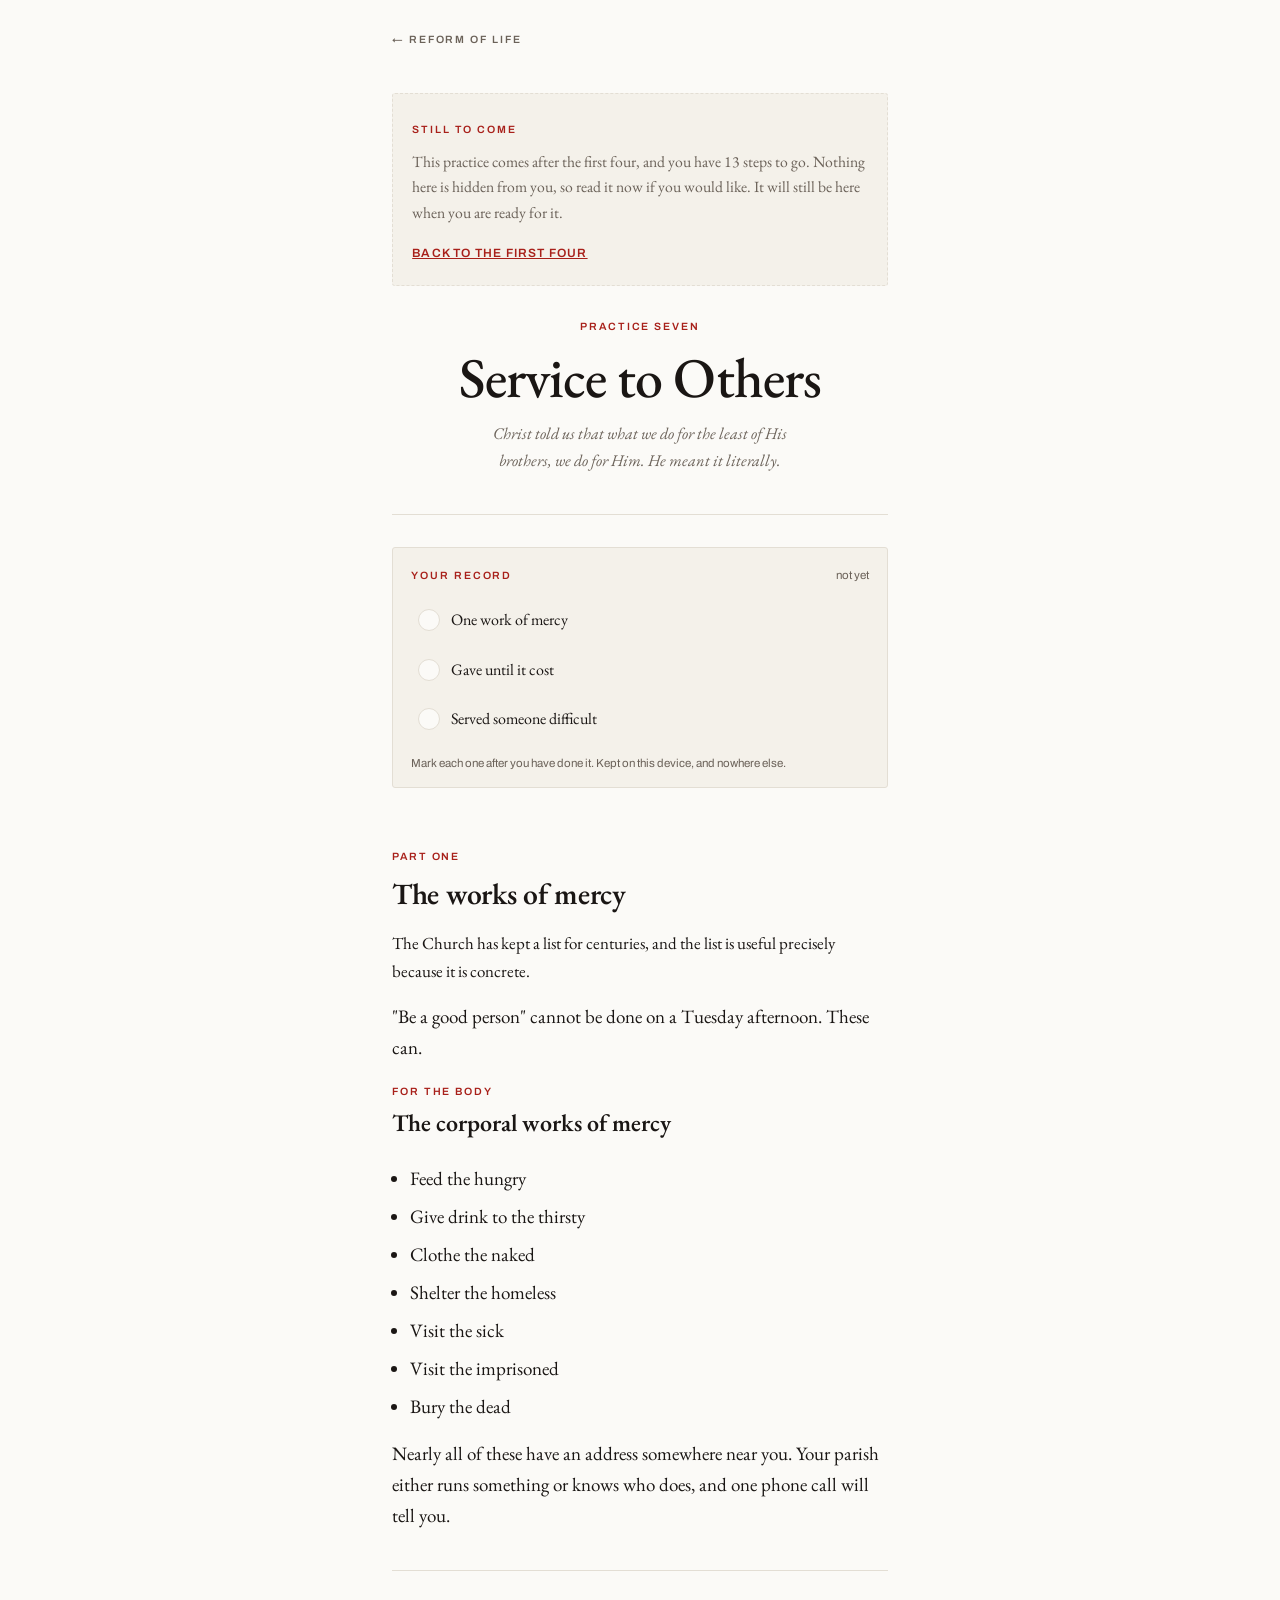
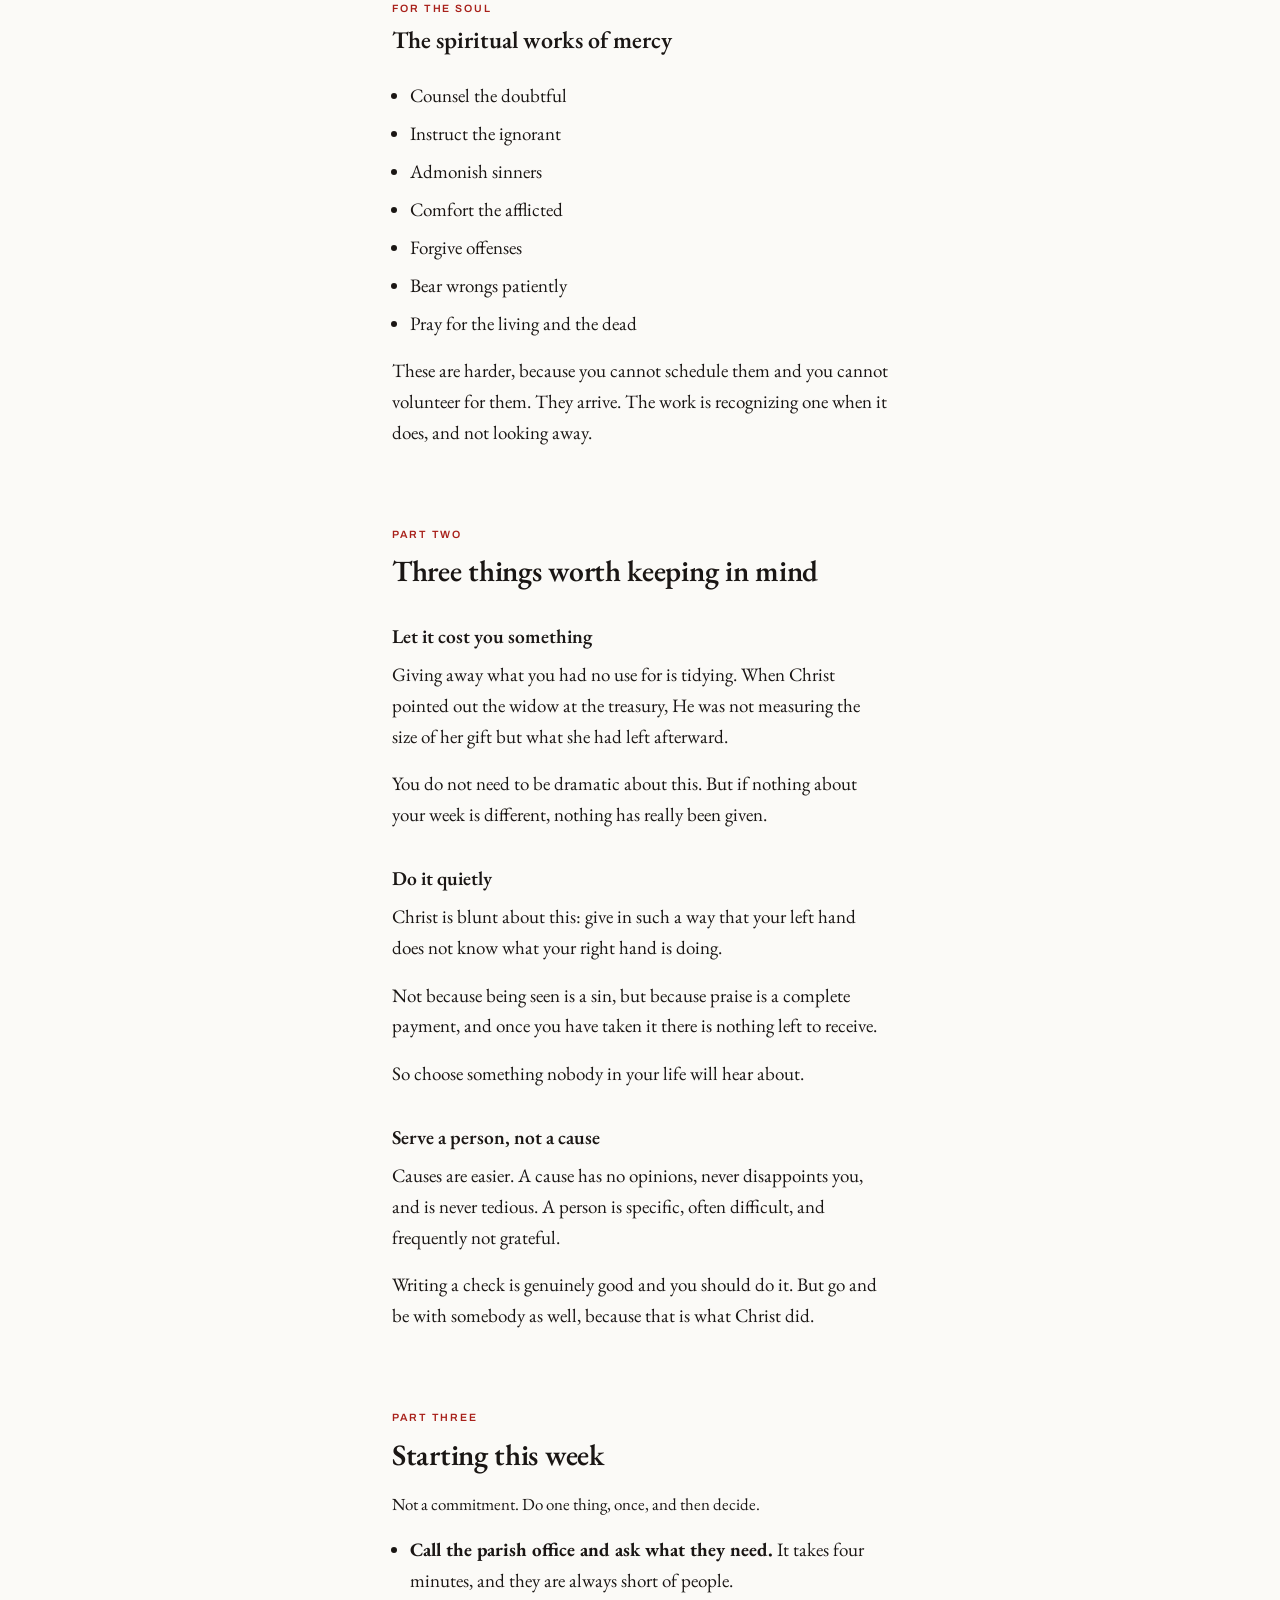
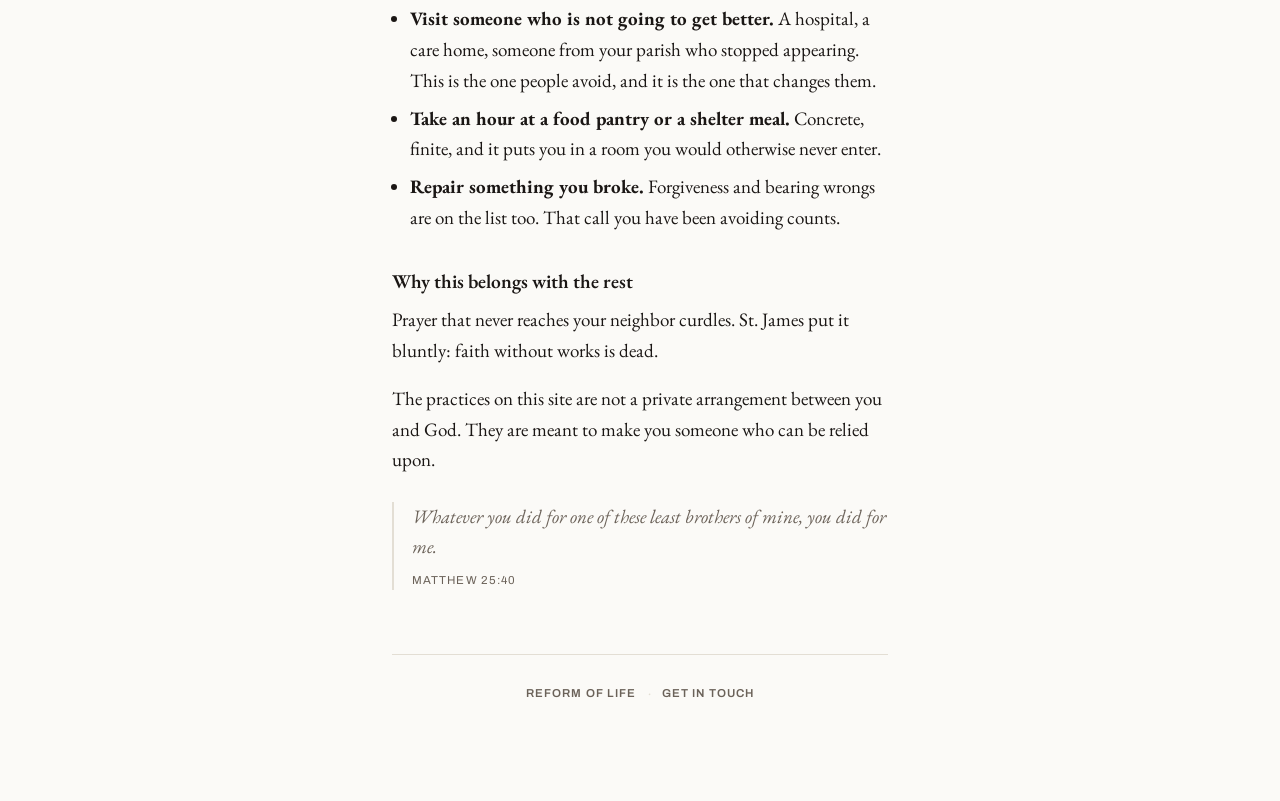
<file: service.html>
<!doctype html>
<html lang="en">
<head>
<meta charset="utf-8">
<meta name="viewport" content="width=device-width, initial-scale=1">
<title>Service &middot; Reform of Life</title>
<meta name="description" content="The works of mercy, made concrete: what they are, how to start with one, and why it has to cost something.">
<meta name="theme-color" content="#FBFAF7">
<meta name="apple-mobile-web-app-capable" content="yes">
<meta name="apple-mobile-web-app-status-bar-style" content="default">
<meta name="apple-mobile-web-app-title" content="Reform">
<link rel="manifest" href="manifest.json">
<link rel="apple-touch-icon" href="apple-touch-icon.png">
<link rel="icon" href="favicon-32.png" sizes="32x32">
<link rel="preconnect" href="https://fonts.googleapis.com">
<link rel="preconnect" href="https://fonts.gstatic.com" crossorigin>
<link rel="stylesheet" href="https://fonts.googleapis.com/css2?family=EB+Garamond:ital,wght@0,400;0,500;0,600;1,400&family=Archivo:wght@400;500;600&display=swap">
<link rel="stylesheet" href="style.css">
<script src="app.js" defer></script>
</head>
<body>

<nav class="topbar"><a href="practices.html">&larr; Reform of Life</a></nav>

<div class="sheet">
  <div data-gate></div>

  <header class="masthead">
    <span class="label">Practice seven</span>
    <h1>Service to Others</h1>
    <p class="dedication">Christ told us that what we do for the least of His brothers, we do for Him. He meant it literally.</p>
  </header>

  <div data-tracker="service"></div>

  <section id="works">
    <span class="label">Part one</span>
    <h2>The works of mercy</h2>

    <p class="lead">The Church has kept a list for centuries, and the list is useful precisely because it is concrete.</p>

    <p>"Be a good person" cannot be done on a Tuesday afternoon. These can.</p>

    <div class="set">
      <div class="set-head">
        <span class="label">For the body</span>
        <h3>The corporal works of mercy</h3>
      </div>
      <ul class="plain">
        <li>Feed the hungry</li>
        <li>Give drink to the thirsty</li>
        <li>Clothe the naked</li>
        <li>Shelter the homeless</li>
        <li>Visit the sick</li>
        <li>Visit the imprisoned</li>
        <li>Bury the dead</li>
      </ul>
      <p>Nearly all of these have an address somewhere near you. Your parish either runs something or knows who does, and one phone call will tell you.</p>
    </div>

    <div class="set">
      <div class="set-head">
        <span class="label">For the soul</span>
        <h3>The spiritual works of mercy</h3>
      </div>
      <ul class="plain">
        <li>Counsel the doubtful</li>
        <li>Instruct the ignorant</li>
        <li>Admonish sinners</li>
        <li>Comfort the afflicted</li>
        <li>Forgive offenses</li>
        <li>Bear wrongs patiently</li>
        <li>Pray for the living and the dead</li>
      </ul>
      <p>These are harder, because you cannot schedule them and you cannot volunteer for them. They arrive. The work is recognizing one when it does, and not looking away.</p>
    </div>
  </section>

  <section id="how">
    <span class="label">Part two</span>
    <h2>Three things worth keeping in mind</h2>

    <h3>Let it cost you something</h3>
    <p>Giving away what you had no use for is tidying. When Christ pointed out the widow at the treasury, He was not measuring the size of her gift but what she had left afterward.</p>
    <p>You do not need to be dramatic about this. But if nothing about your week is different, nothing has really been given.</p>

    <h3>Do it quietly</h3>
    <p>Christ is blunt about this: give in such a way that your left hand does not know what your right hand is doing.</p>
    <p>Not because being seen is a sin, but because praise is a complete payment, and once you have taken it there is nothing left to receive.</p>
    <p>So choose something nobody in your life will hear about.</p>

    <h3>Serve a person, not a cause</h3>
    <p>Causes are easier. A cause has no opinions, never disappoints you, and is never tedious. A person is specific, often difficult, and frequently not grateful.</p>
    <p>Writing a check is genuinely good and you should do it. But go and be with somebody as well, because that is what Christ did.</p>
  </section>

  <section id="start">
    <span class="label">Part three</span>
    <h2>Starting this week</h2>

    <p class="lead">Not a commitment. Do one thing, once, and then decide.</p>

    <ul class="plain">
      <li><strong>Call the parish office and ask what they need.</strong> It takes four minutes, and they are always short of people.</li>
      <li><strong>Visit someone who is not going to get better.</strong> A hospital, a care home, someone from your parish who stopped appearing. This is the one people avoid, and it is the one that changes them.</li>
      <li><strong>Take an hour at a food pantry or a shelter meal.</strong> Concrete, finite, and it puts you in a room you would otherwise never enter.</li>
      <li><strong>Repair something you broke.</strong> Forgiveness and bearing wrongs are on the list too. That call you have been avoiding counts.</li>
    </ul>

    <h3>Why this belongs with the rest</h3>
    <p>Prayer that never reaches your neighbor curdles. St. James put it bluntly: faith without works is dead.</p>
    <p>The practices on this site are not a private arrangement between you and God. They are meant to make you someone who can be relied upon.</p>

    <blockquote>
      Whatever you did for one of these least brothers of mine, you did for me.
      <cite>Matthew 25:40</cite>
    </blockquote>
  </section>

  <footer class="colophon">
    <a href="practices.html">Reform of Life</a>
    <span class="colophon-sep">&middot;</span>
    <a href="contact.html">Get in touch</a>
  </footer>

</div>
</body>
</html>
</file>
<file: style.css>
/* ---------------------------------------------------------------------
   Reform of Life; shared styles.

   The visual system follows the rubric tradition of missals and
   breviaries: instructions print in red, the prayers themselves in
   black. That is where the word "rubric" comes from, and it encodes
   exactly the distinction a beginner needs, which is the difference
   between what you SAY and what you DO.

   One family carries the reading matter (EB Garamond, descended from
   the faces liturgical books have been set in for four centuries) and
   a plain modern face carries the apparatus (Archivo, for labels,
   step numbers, and anything that instructs rather than prays).
   --------------------------------------------------------------------- */

:root {
  --paper:      #FBFAF7;
  --paper-sunk: #F4F1EA;
  --ink:        #1A1614;
  --ink-soft:   #6B6259;
  --rubric:     #A8201A;
  --rubric-pale:#F0E0DD;
  --hairline:   #E3DED4;

  --serif: "EB Garamond", "Iowan Old Style", Georgia, "Times New Roman", serif;
  --sans:  "Archivo", "Helvetica Neue", Arial, sans-serif;

  --measure: 34rem;
}

/* The viewer has three theme states, not two: an explicit choice stamps
   the root element, and the default "system" setting stamps nothing. So
   the light palette lives on bare :root and the dark one is redefined
   twice; tokens only, never component colours. */
@media (prefers-color-scheme: dark) {
  :root:not([data-theme="light"]) {
    --paper:      #141110;
    --paper-sunk: #1D1917;
    --ink:        #EDE7DC;
    --ink-soft:   #A2988B;
    --rubric:     #D4635C;
    --rubric-pale:#33211F;
    --hairline:   #2E2825;
  }
}
:root[data-theme="dark"] {
  --paper:      #141110;
  --paper-sunk: #1D1917;
  --ink:        #EDE7DC;
  --ink-soft:   #A2988B;
  --rubric:     #D4635C;
  --rubric-pale:#33211F;
  --hairline:   #2E2825;
}

* { box-sizing: border-box; }

body {
  margin: 0;
  background: var(--paper);
  color: var(--ink);
  font-family: var(--serif);
  font-size: 19px;
  line-height: 1.62;
  -webkit-font-smoothing: antialiased;
}

.sheet {
  max-width: var(--measure);
  margin: 0 auto;
  padding: 2.5rem 1.5rem 6rem;
}

/* ---- apparatus: everything that instructs rather than prays ---- */
.label {
  font-family: var(--sans);
  font-size: 0.66rem;
  font-weight: 600;
  letter-spacing: 0.18em;
  text-transform: uppercase;
  color: var(--rubric);
}
.label-quiet { color: var(--ink-soft); }

/* ---- the thin masthead on interior pages ---- */
.topbar {
  max-width: var(--measure);
  margin: 0 auto;
  padding: 1.4rem 1.5rem 0;
}
.topbar a {
  font-family: var(--sans);
  font-size: 0.66rem;
  font-weight: 600;
  letter-spacing: 0.18em;
  text-transform: uppercase;
  color: var(--ink-soft);
  text-decoration: none;
}
.topbar a:hover { color: var(--rubric); }

header.masthead {
  display: flex;
  flex-direction: column;
  gap: 0.9rem;
  text-align: center;
  padding-bottom: 2.5rem;
  border-bottom: 1px solid var(--hairline);
}
header.masthead h1 {
  font-family: var(--serif);
  font-weight: 500;
  font-size: clamp(2.4rem, 8.5vw, 3.5rem);
  line-height: 1.03;
  letter-spacing: -0.015em;
  margin: 0;
  text-wrap: balance;
}
.dedication {
  font-style: italic;
  color: var(--ink-soft);
  font-size: 1.02rem;
  margin: 0;
  text-wrap: balance;
}

/* ---- sections ---- */
section { padding-top: 3.2rem; }
h2 {
  font-family: var(--serif);
  font-weight: 600;
  font-size: 1.85rem;
  line-height: 1.15;
  margin: 0.45rem 0 1.2rem;
  letter-spacing: -0.01em;
  text-wrap: balance;
}
h3 {
  font-family: var(--serif);
  font-weight: 600;
  font-size: 1.22rem;
  margin: 2rem 0 0.5rem;
}
p { margin: 0 0 1.05rem; }
p.lead { font-size: 1.06rem; }
a { color: var(--rubric); }

/* ---------------------------------------------------------------------
   Landing page: a table of contents, the way a prayer book opens.

   Each entry carries its natural RHYTHM as its rubric (daily, weekly,
   every month or so). That is the actual point of a rule of life, and
   it is information rather than decoration; a reader can see the shape
   of the week before reading a word of the descriptions.
   --------------------------------------------------------------------- */
ol.contents { list-style: none; margin: 2.5rem 0 0; padding: 0; }
ol.contents > li { border-top: 1px solid var(--hairline); }
ol.contents > li:last-child { border-bottom: 1px solid var(--hairline); }

a.entry {
  display: grid;
  grid-template-columns: 2.2rem 1fr;
  gap: 1rem;
  padding: 1.6rem 0.4rem 1.6rem 0;
  text-decoration: none;
  color: inherit;
  transition: background-color 140ms ease;
}
a.entry:hover, a.entry:focus-visible { background: var(--paper-sunk); }
a.entry .numeral {
  font-family: var(--sans);
  font-size: 0.72rem;
  font-weight: 600;
  color: var(--rubric);
  text-align: right;
  margin-top: 0.55rem;
  font-variant-numeric: tabular-nums;
}
a.entry .entry-title {
  font-family: var(--serif);
  font-size: 1.65rem;
  font-weight: 500;
  line-height: 1.15;
  letter-spacing: -0.01em;
  display: block;
}
a.entry .entry-rhythm {
  font-family: var(--sans);
  font-size: 0.64rem;
  font-weight: 600;
  letter-spacing: 0.16em;
  text-transform: uppercase;
  color: var(--rubric);
  display: block;
  margin-bottom: 0.3rem;
}
a.entry .entry-blurb {
  color: var(--ink-soft);
  font-size: 0.98rem;
  display: block;
  margin-top: 0.3rem;
  text-wrap: pretty;
}

/* ---- the rosary diagram ---- */
figure.beads {
  margin: 2rem 0 1.4rem;
  display: flex;
  flex-direction: column;
  align-items: center;
  gap: 1rem;
}
figure.beads svg { width: 100%; max-width: 300px; height: auto; display: block; }
figcaption {
  font-family: var(--sans);
  font-size: 0.8rem;
  line-height: 1.55;
  color: var(--ink-soft);
  text-align: center;
  max-width: 30rem;
}

/* ---- numbered walkthroughs ---- */
ol.walk { list-style: none; margin: 0; padding: 0; display: flex; flex-direction: column; gap: 1.45rem; }
ol.walk > li { display: grid; grid-template-columns: 2.6rem 1fr; gap: 0.9rem; align-items: start; }
.marker {
  font-family: var(--sans);
  font-size: 0.7rem;
  font-weight: 600;
  letter-spacing: 0.04em;
  color: var(--rubric);
  background: var(--rubric-pale);
  border-radius: 999px;
  padding: 0.3rem 0;
  text-align: center;
  margin-top: 0.28rem;
  font-variant-numeric: tabular-nums;
}
.step-do {
  font-family: var(--sans);
  font-size: 0.68rem;
  font-weight: 600;
  letter-spacing: 0.16em;
  text-transform: uppercase;
  color: var(--rubric);
  display: block;
  margin-bottom: 0.18rem;
}
.step-say { margin: 0; }
.step-say + .step-say { margin-top: 0.6rem; }
.step-say em { color: var(--ink-soft); }

/* ---- grouped sets (mysteries, parts of the Mass, the four Gospels) ---- */
.set { border-top: 1px solid var(--hairline); padding-top: 1.8rem; margin-top: 2.4rem; }
.set:first-of-type { border-top: none; padding-top: 0; margin-top: 1.2rem; }
.set-head { display: flex; flex-direction: column; gap: 0.28rem; margin-bottom: 1.3rem; }
.set-head h3 { margin: 0; font-size: 1.5rem; }

ol.mysteries { list-style: none; margin: 0; padding: 0; display: flex; flex-direction: column; gap: 1.15rem; }
ol.mysteries > li { display: grid; grid-template-columns: 1.6rem 1fr; gap: 0.85rem; }
.roman {
  font-family: var(--sans);
  font-size: 0.72rem;
  font-weight: 600;
  color: var(--rubric);
  text-align: right;
  margin-top: 0.4rem;
  font-variant-numeric: tabular-nums;
}
.mystery-name { font-size: 1.06rem; font-weight: 500; display: block; }
.mystery-meta {
  font-family: var(--sans);
  font-size: 0.74rem;
  line-height: 1.5;
  color: var(--ink-soft);
  display: block;
  margin-top: 0.16rem;
}
.mystery-meta .fruit { color: var(--rubric); }

/* ---- prayers and anything quoted verbatim ---- */
.prayer { margin: 0 0 2rem; }
.prayer h3 { margin-top: 0; }
.prayer p, p.said {
  background: var(--paper-sunk);
  border-left: 2px solid var(--rubric);
  padding: 0.95rem 1.1rem;
  margin: 0;
  border-radius: 2px;
}

/* A call and its response, which is most of what you say at Mass. */
dl.responses { margin: 1.2rem 0 1.6rem; display: flex; flex-direction: column; gap: 0.9rem; }
dl.responses div {
  border-left: 2px solid var(--hairline);
  padding-left: 0.95rem;
}
dl.responses dt {
  font-style: italic;
  color: var(--ink-soft);
  margin: 0;
}
dl.responses dd { margin: 0.1rem 0 0; font-weight: 500; }
dl.responses dd::before { content: "℟ "; color: var(--rubric); font-weight: 600; }

blockquote {
  margin: 1.6rem 0;
  padding-left: 1.1rem;
  border-left: 2px solid var(--hairline);
  font-style: italic;
  color: var(--ink-soft);
}
blockquote cite {
  display: block;
  font-style: normal;
  font-family: var(--sans);
  font-size: 0.72rem;
  letter-spacing: 0.1em;
  text-transform: uppercase;
  margin-top: 0.5rem;
  color: var(--ink-soft);
}

/* Scripture references link out to the text at the USCCB, which is the
   translation read at Mass in the United States, so the words match what
   you hear on Sunday. Deliberately QUIET: twenty red links running down
   the Mysteries would turn a calm page into a link farm, so the reference
   keeps its own color and only the underline says it is a link. */
a.ref {
  color: inherit;
  text-decoration: underline;
  text-decoration-color: var(--hairline);
  text-underline-offset: 2px;
  text-decoration-thickness: 1px;
}
a.ref:hover, a.ref:focus-visible {
  color: var(--rubric);
  text-decoration-color: var(--rubric);
}
@media print {
  /* On paper a link is just words, and the underline is noise. */
  a.ref { text-decoration: none; }
}

ul.plain { margin: 0 0 1.05rem; padding-left: 1.15rem; }
ul.plain li { margin-bottom: 0.45rem; }

footer.colophon {
  margin-top: 4rem;
  padding-top: 1.6rem;
  border-top: 1px solid var(--hairline);
  text-align: center;
  color: var(--ink-soft);
  font-size: 0.95rem;
  font-style: italic;
}
footer.colophon a { color: var(--ink-soft); }

:focus-visible { outline: 2px solid var(--rubric); outline-offset: 3px; }
@media (prefers-reduced-motion: reduce) { * { animation: none !important; transition: none !important; } }

/* ---------------------------------------------------------------------
   Print. Every page here is meant to survive being turned into a PDF
   and handed to somebody, so force the paper palette regardless of the
   viewer's theme and keep each set whole across a page break.
   --------------------------------------------------------------------- */
@media print {
  :root {
    --paper: #fff; --paper-sunk: #F6F3EE; --ink: #16120F; --ink-soft: #5A524A;
    --rubric: #9C1B16; --rubric-pale: #F2E3E1; --hairline: #DDD6CB;
  }
  body { font-size: 11.5pt; line-height: 1.5; background: #fff; }
  .sheet { max-width: 100%; padding: 0; }
  .topbar { display: none; }
  @page { margin: 16mm 18mm; }
  section { padding-top: 1.6rem; break-inside: avoid; }
  .set, .prayer, ol.walk > li { break-inside: avoid; }
  figure.beads svg { max-width: 200px; }
  .page-break { break-before: page; }
  a { text-decoration: none; }
}

/* ---------------------------------------------------------------------
   THE RECORD

   Kept visually quieter than the reading matter. It is an instrument on
   a page whose real content is the text, so it reads as a margin note
   rather than a dashboard; the moment it starts to look like a habit app
   it competes with the thing it is meant to support.
   --------------------------------------------------------------------- */
.record-card {
  border: 1px solid var(--hairline);
  border-radius: 3px;
  background: var(--paper-sunk);
  padding: 1.1rem 1.15rem 0.9rem;
  margin: 2rem 0 0;
}
.record-head { display: flex; align-items: baseline; justify-content: space-between; gap: 1rem; }
.record-count {
  font-family: var(--sans);
  font-size: 0.72rem;
  color: var(--ink-soft);
  font-variant-numeric: tabular-nums;
}

.record-steps { display: flex; flex-direction: column; gap: 0.35rem; margin-top: 0.85rem; }
.record-step {
  display: flex;
  align-items: center;
  gap: 0.7rem;
  width: 100%;
  /* 44px is the smallest target a thumb hits reliably, and this is a
     phone-first surface tapped one-handed. */
  min-height: 44px;
  padding: 0.35rem 0.5rem 0.35rem 0.35rem;
  background: transparent;
  border: 1px solid transparent;
  border-radius: 3px;
  font: inherit;
  color: inherit;
  text-align: left;
  cursor: pointer;
  transition: background-color 120ms ease, border-color 120ms ease;
}
.record-step:hover { background: var(--paper); border-color: var(--hairline); }
.record-step .tick {
  flex: 0 0 auto;
  width: 22px; height: 22px;
  border: 1.5px solid var(--hairline);
  border-radius: 50%;
  background: var(--paper);
  display: inline-flex; align-items: center; justify-content: center;
  font-size: 12px; line-height: 1;
  color: transparent;
}
.record-step.done .tick { border-color: var(--rubric); background: var(--rubric); color: #fff; }
.record-label { display: flex; align-items: baseline; gap: 0.55rem; flex-wrap: wrap; min-width: 0; }
.record-step-name { font-size: 1rem; }
.record-step.done .record-step-name { color: var(--ink-soft); }
.record-when {
  font-family: var(--sans);
  font-size: 0.68rem;
  letter-spacing: 0.06em;
  color: var(--ink-soft);
  font-variant-numeric: tabular-nums;
}
.record-note {
  font-family: var(--sans);
  font-size: 0.72rem;
  line-height: 1.55;
  color: var(--ink-soft);
  margin: 0.85rem 0 0;
}

/* ---- landing page summary ---- */
.record-summary { display: flex; flex-direction: column; margin-top: 0.9rem; }
.record-row {
  display: grid;
  grid-template-columns: 1fr auto auto;
  align-items: center;
  gap: 0.9rem;
  min-height: 44px;
  padding: 0.5rem 0.15rem;
  text-decoration: none;
  color: inherit;
  border-bottom: 1px solid var(--hairline);
}
.record-row:last-child { border-bottom: none; }
.record-row-title { font-size: 1.02rem; }
.record-row-state {
  font-family: var(--sans);
  font-size: 0.7rem;
  color: var(--ink-soft);
  text-align: right;
  min-width: 5.6rem;
  font-variant-numeric: tabular-nums;
}
.dots { display: inline-flex; gap: 4px; }
.dot {
  width: 7px; height: 7px; border-radius: 50%;
  border: 1px solid var(--hairline);
  background: transparent;
  display: inline-block;
}
.dot.on { background: var(--rubric); border-color: var(--rubric); }

/* ---- the second layer, announced from the first visit ---- */
.layer-two {
  border: 1px solid var(--hairline);
  border-left: 2px solid var(--ink-soft);
  border-radius: 3px;
  padding: 1.2rem 1.2rem 1.1rem;
  margin-top: 1.6rem;
}
.layer-two.open { border-left-color: var(--rubric); background: var(--paper-sunk); }
.layer-two h3 { margin: 0.35rem 0 0.5rem; font-size: 1.3rem; }
.layer-two-blurb { margin: 0 0 0.7rem; color: var(--ink-soft); font-size: 0.98rem; }
.layer-two-req { margin: 0 0 0.6rem; font-size: 0.95rem; }
.layer-two-count {
  font-family: var(--sans);
  font-size: 0.72rem;
  letter-spacing: 0.04em;
  color: var(--rubric);
  margin: 0;
}
.layer-two-links { display: flex; flex-wrap: wrap; gap: 0.5rem; margin-top: 0.3rem; }
.layer-two-link {
  font-family: var(--sans);
  font-size: 0.78rem;
  font-weight: 500;
  text-decoration: none;
  color: var(--rubric);
  border: 1px solid var(--rubric);
  border-radius: 999px;
  padding: 0.5rem 0.9rem;
  min-height: 44px;
  display: inline-flex;
  align-items: center;
}
.layer-two-link:hover { background: var(--rubric); color: var(--paper); }

/* ---- the note at the top of a second-layer page reached early ---- */
.gate {
  border: 1px dashed var(--hairline);
  border-radius: 3px;
  padding: 1.1rem 1.2rem;
  margin-bottom: 2rem;
  background: var(--paper-sunk);
}
.gate p { margin: 0.4rem 0 0.7rem; color: var(--ink-soft); font-size: 0.98rem; }
.gate a { font-family: var(--sans); font-size: 0.75rem; font-weight: 600; letter-spacing: 0.1em; text-transform: uppercase; }

/* ---- export, restore, reset ---- */
.tools { display: flex; flex-wrap: wrap; gap: 0.5rem; margin-top: 1.4rem; }
.tool-btn {
  font-family: var(--sans);
  font-size: 0.76rem;
  font-weight: 500;
  min-height: 44px;
  padding: 0.55rem 0.95rem;
  border: 1px solid var(--hairline);
  border-radius: 3px;
  background: var(--paper);
  color: var(--ink);
  cursor: pointer;
}
.tool-btn:hover { border-color: var(--rubric); color: var(--rubric); }
.tool-btn.quiet { color: var(--ink-soft); }

@media print {
  /* The record is an instrument, not part of the document. A printed page
     handed to somebody should be the text and nothing else. */
  .record-card, .layer-two, .gate, .tools, [data-tools], [data-summary] { display: none; }
}

/* ---------------------------------------------------------------------
   CONTACT FORM
   --------------------------------------------------------------------- */
.contact-form { display: flex; flex-direction: column; gap: 1.1rem; margin-top: 1.6rem; }
.field { display: flex; flex-direction: column; gap: 0.35rem; }
.field label {
  font-family: var(--sans);
  font-size: 0.68rem;
  font-weight: 600;
  letter-spacing: 0.16em;
  text-transform: uppercase;
  color: var(--rubric);
}
.field .optional {
  font-weight: 400;
  letter-spacing: 0.06em;
  text-transform: none;
  color: var(--ink-soft);
}
.field input, .field select, .field textarea {
  font-family: var(--serif);
  font-size: 1rem;
  color: var(--ink);
  background: var(--paper);
  border: 1px solid var(--hairline);
  border-radius: 3px;
  padding: 0.7rem 0.8rem;
  min-height: 44px;
  width: 100%;
}
.field textarea { line-height: 1.55; resize: vertical; }
.field input:focus, .field select:focus, .field textarea:focus {
  outline: 2px solid var(--rubric);
  outline-offset: 1px;
  border-color: var(--rubric);
}
/* The honeypot: off-screen rather than display:none, which some bots skip. */
.field.hp { position: absolute; left: -9999px; width: 1px; height: 1px; overflow: hidden; }

.send-btn, .card-btn {
  font-family: var(--sans);
  font-size: 0.82rem;
  font-weight: 600;
  min-height: 46px;
  padding: 0.7rem 1.5rem;
  background: var(--rubric);
  color: #fff;
  border: none;
  border-radius: 3px;
  cursor: pointer;
  align-self: flex-start;
}
.send-btn:disabled, .card-btn:disabled { opacity: 0.6; cursor: default; }
.form-status {
  font-family: var(--sans);
  font-size: 0.78rem;
  line-height: 1.5;
  margin: 0;
  color: var(--ink-soft);
}
.form-status.warn { color: var(--rubric); }
.form-status.good { color: #1e7f3b; }

/* ---------------------------------------------------------------------
   EXAMINATION OF CONSCIENCE

   🔴 NOTHING HERE IS EVER STORED. Not in localStorage beside the progress
   record, not anywhere. It lives in memory and is gone the moment the page
   is reloaded, which is deliberate and is stated on the page: a list of a
   person's sins is the one thing this site must never keep, including on
   the reader's own phone where somebody else might pick it up.
   --------------------------------------------------------------------- */
.exam-group { margin-top: 1.8rem; }
.exam-group h3 { margin-bottom: 0.3rem; }
.exam-group .exam-hint {
  font-family: var(--sans);
  font-size: 0.74rem;
  color: var(--ink-soft);
  margin: 0 0 0.7rem;
}
.exam-list { display: flex; flex-direction: column; gap: 0.25rem; }
.exam-item {
  display: flex;
  align-items: flex-start;
  gap: 0.7rem;
  width: 100%;
  min-height: 44px;
  padding: 0.55rem 0.6rem 0.55rem 0.4rem;
  background: transparent;
  border: 1px solid transparent;
  border-radius: 3px;
  font: inherit;
  font-size: 1rem;
  color: inherit;
  text-align: left;
  cursor: pointer;
  line-height: 1.45;
}
.exam-item:hover { background: var(--paper-sunk); }
.exam-item .box {
  flex: 0 0 auto;
  width: 20px; height: 20px;
  margin-top: 2px;
  border: 1.5px solid var(--hairline);
  border-radius: 3px;
  background: var(--paper);
  display: inline-flex; align-items: center; justify-content: center;
  font-size: 12px; line-height: 1; color: transparent;
}
.exam-item.on .box { border-color: var(--rubric); background: var(--rubric); color: #fff; }
.exam-item.on { color: var(--ink); }

.exam-actions { display: flex; flex-wrap: wrap; gap: 0.6rem; align-items: center; margin-top: 1.8rem; }
.exam-count {
  font-family: var(--sans);
  font-size: 0.75rem;
  color: var(--ink-soft);
  font-variant-numeric: tabular-nums;
}

/* ---- the card it produces ---- */
.card-sheet {
  border: 1px solid var(--hairline);
  border-top: 2px solid var(--rubric);
  border-radius: 3px;
  background: var(--paper-sunk);
  padding: 1.5rem 1.4rem;
  margin-top: 2rem;
}
.card-sheet h3 { margin-top: 0; }
.card-say {
  background: var(--paper);
  border-left: 2px solid var(--rubric);
  padding: 0.85rem 1rem;
  border-radius: 2px;
  margin: 0 0 1rem;
}
.card-sins { list-style: none; margin: 0 0 1.2rem; padding: 0; }
.card-sins li {
  padding: 0.45rem 0 0.45rem 1.2rem;
  border-bottom: 1px solid var(--hairline);
  position: relative;
  line-height: 1.45;
}
.card-sins li:last-child { border-bottom: none; }
.card-sins li::before {
  content: "·";
  position: absolute; left: 0.35rem;
  color: var(--rubric);
  font-weight: 700;
}
.card-since {
  font-family: var(--serif);
  font-size: 1rem;
  border: none;
  border-bottom: 1px solid var(--rubric);
  background: transparent;
  color: var(--ink);
  padding: 0 0.3rem;
  min-width: 9rem;
}
.card-since:focus { outline: 2px solid var(--rubric); outline-offset: 2px; }

@media print {
  /* Printing the card prints the CARD. Everything else on this long page
     is instructions you have already read, and a person taking this into a
     confessional wants one page, not nine. */
  body.card-open .sheet > *:not(#confession-card) { display: none !important; }
  body.card-open #confession-card { display: block !important; margin: 0; border: none; background: #fff; padding: 0; }
  body.card-open .card-actions { display: none !important; }
  body.card-open .card-say { background: #fff; }
}

.colophon p { margin: 0 0 0.6rem; }
.colophon-sep { margin: 0 0.5rem; color: var(--hairline); }
.colophon a {
  font-family: var(--sans);
  font-size: 0.72rem;
  font-weight: 600;
  letter-spacing: 0.1em;
  text-transform: uppercase;
  font-style: normal;
  text-decoration: none;
}
.colophon a:hover { color: var(--rubric); }

/* ---------------------------------------------------------------------
   THE COVER

   The one screen on the site with its own committed palette: the church
   interior, dark and gold. Everything behind the door is paper and ink, and
   the contrast is deliberate rather than an inconsistency; a book does not
   look like its cover.

   Single-theme on purpose, so no dark-mode block. It still paints its own
   background and every colour explicitly, so it holds on either host ground.
   --------------------------------------------------------------------- */
body.cover {
  margin: 0;
  min-height: 100vh;
  min-height: 100dvh;          /* dvh, so mobile browser chrome cannot crop it */
  background: #0E0B08;
  display: flex;
  align-items: center;
  justify-content: center;
}

/* On a phone the poster is the whole screen. On anything wider it becomes a
   centred panel rather than a stretched background, because the artwork is
   nearly square and stretching it edge to edge on a desktop would crop the
   angels out of their own picture. */
.poster {
  position: relative;
  width: 100%;
  max-width: 560px;
  min-height: 100vh;
  min-height: 100dvh;
  overflow: hidden;
  display: flex;
  flex-direction: column;
  justify-content: flex-end;
  isolation: isolate;
}
@media (min-width: 620px) and (min-height: 720px) {
  .poster {
    min-height: min(92dvh, 860px);
    border-radius: 4px;
    box-shadow: 0 24px 80px rgba(0,0,0,0.55);
  }
}

.poster-art {
  position: absolute;
  inset: 0;
  width: 100%;
  height: 100%;
  object-fit: cover;
  /* The artwork is padded to 2:3 in the file itself, so on a phone it very
     nearly fits and almost nothing is cropped; the angels stay in frame. */
  object-position: center top;
  z-index: -2;
}

/* The artwork fades to near-black at the bottom already; this deepens it just
   enough that the type sits on a field rather than on vestment detail. */
.poster-scrim {
  position: absolute;
  inset: 0;
  z-index: -1;
  background: linear-gradient(
    to bottom,
    rgba(14,11,8,0) 42%,
    rgba(14,11,8,0.72) 66%,
    rgba(14,11,8,0.94) 84%,
    #0E0B08 100%
  );
}

.poster-text {
  position: relative;
  padding: 0 1.6rem 3rem;
  text-align: center;
}

.poster-title {
  font-family: "EB Garamond", Georgia, serif;
  font-weight: 500;
  font-size: clamp(2.6rem, 13vw, 3.9rem);
  line-height: 1;
  letter-spacing: 0.005em;
  margin: 0;
  color: #F2E2BC;
  text-wrap: balance;
  text-shadow: 0 2px 24px rgba(0,0,0,0.6);
}

.poster-rule {
  display: flex;
  align-items: center;
  justify-content: center;
  gap: 0.9rem;
  margin: 1.2rem 0 1.1rem;
}
/* Hairlines that fade out at their far ends, so the ornament sits in the
   page rather than being ruled off from it. */
.poster-rule-line {
  height: 1px;
  width: clamp(2.2rem, 12vw, 4.5rem);
  background: linear-gradient(to right, rgba(201,164,92,0), rgba(201,164,92,0.75));
}
.poster-rule-line:last-child {
  background: linear-gradient(to left, rgba(201,164,92,0), rgba(201,164,92,0.75));
}
.poster-cross {
  width: 13px;
  height: 17px;
  flex: 0 0 auto;
  stroke: #C9A45C;
  stroke-width: 2;
  stroke-linecap: round;
  fill: none;
}

.poster-motto {
  font-family: "Archivo", Helvetica, Arial, sans-serif;
  font-size: 0.78rem;
  font-weight: 400;
  letter-spacing: 0.2em;
  text-transform: uppercase;
  line-height: 2;
  color: #DCC9A0;
  margin: 0;
}

.poster-enter {
  display: inline-flex;
  align-items: center;
  justify-content: center;
  min-height: 48px;
  min-width: 200px;
  margin-top: 2rem;
  padding: 0.85rem 2.6rem;
  font-family: "Archivo", Helvetica, Arial, sans-serif;
  font-size: 0.78rem;
  font-weight: 500;
  letter-spacing: 0.28em;
  text-transform: uppercase;
  text-decoration: none;
  color: #F2E2BC;
  border: 1px solid rgba(201,164,92,0.65);
  border-radius: 3px;
  background: rgba(14,11,8,0.35);
  transition: background-color 200ms ease, border-color 200ms ease, color 200ms ease;
}
.poster-enter:hover, .poster-enter:focus-visible {
  background: rgba(201,164,92,0.16);
  border-color: #C9A45C;
  color: #FFF4DC;
}
body.cover :focus-visible { outline: 2px solid #C9A45C; outline-offset: 3px; }

/* One quiet entrance: the light, then the words. Anything more would be a
   website performing, and this should feel like opening a book. */
@media (prefers-reduced-motion: no-preference) {
  .poster-text > * { animation: cover-in 900ms ease-out both; }
  .poster-title { animation-delay: 120ms; }
  .poster-rule  { animation-delay: 300ms; }
  .poster-motto { animation-delay: 420ms; }
  .poster-enter { animation-delay: 620ms; }
}
@keyframes cover-in {
  from { opacity: 0; transform: translateY(12px); }
  to   { opacity: 1; transform: none; }
}

/* ---------------------------------------------------------------------
   TURNING THE PAGE

   Cross-document view transitions, so moving between pages reads as a leaf
   turning in a missal rather than a screen being replaced. The outgoing page
   swings away about its inner edge with a shadow falling across it; the page
   beneath is already there, which is exactly what a book does.

   Direction is real: going deeper turns forward, coming back turns back.
   Without that the animation would fight the gesture, and a book that turned
   the same way whichever way you went would feel wrong before you could say
   why.

   Degrades to an ordinary navigation where the API is missing (Firefox at
   time of writing), which costs nothing but the flourish. Suppressed
   entirely under prefers-reduced-motion, since this is a large moving
   surface and that is precisely what the setting is for.
   --------------------------------------------------------------------- */
@view-transition { navigation: auto; }

@media (prefers-reduced-motion: no-preference) {
  ::view-transition { perspective: 2000px; }
  ::view-transition-image-pair(root) { transform-style: preserve-3d; }

  ::view-transition-old(root),
  ::view-transition-new(root) {
    animation: none;
    mix-blend-mode: normal;
    backface-visibility: hidden;
  }

  /* forward: the leaf lifts from the right and swings left */
  html:active-view-transition-type(forward)::view-transition-old(root) {
    transform-origin: left center;
    animation: leaf-away 720ms cubic-bezier(0.36, 0, 0.2, 1) both;
    z-index: 2;
  }
  html:active-view-transition-type(forward)::view-transition-new(root) {
    animation: leaf-under 720ms ease-out both;
    z-index: 1;
  }

  /* back: the same leaf comes down again from the left */
  html:active-view-transition-type(back)::view-transition-new(root) {
    transform-origin: left center;
    animation: leaf-back 720ms cubic-bezier(0.36, 0, 0.2, 1) both;
    z-index: 2;
  }
  html:active-view-transition-type(back)::view-transition-old(root) {
    animation: leaf-under 720ms ease-out both;
    z-index: 1;
  }

  /* If the browser gives us no type, still turn rather than cross-fade. */
  html:not(:active-view-transition-type(back))::view-transition-old(root) {
    transform-origin: left center;
    animation: leaf-away 720ms cubic-bezier(0.36, 0, 0.2, 1) both;
    z-index: 2;
  }
}

@keyframes leaf-away {
  from { transform: rotateY(0deg);   filter: brightness(1); }
  60%  {                             filter: brightness(0.86); }
  to   { transform: rotateY(-96deg); filter: brightness(0.7); }
}
@keyframes leaf-back {
  from { transform: rotateY(-96deg); filter: brightness(0.7); }
  to   { transform: rotateY(0deg);   filter: brightness(1); }
}
/* The page underneath does not move; it only settles, the way the next leaf
   of a book is already lying there before you lift the one on top of it. */
@keyframes leaf-under {
  from { opacity: 0.82; }
  to   { opacity: 1; }
}

/* ---------------------------------------------------------------------
   A heading block that is itself the link (the Gospels page).

   The book name alone was a small target for a thumb, so the whole block
   carries the link: the chapter count, the title and the summary line. Safe
   only because every one of those blocks contains exactly one link; a block
   holding two would nest anchors, which is invalid and unclickable.
   --------------------------------------------------------------------- */
a.set-head-link {
  text-decoration: none;
  color: inherit;
  display: flex;
  border-radius: 3px;
  margin: -0.5rem -0.6rem 0.8rem;
  padding: 0.5rem 0.6rem;
  transition: background-color 140ms ease;
}
a.set-head-link:hover,
a.set-head-link:focus-visible { background: var(--paper-sunk); }
/* The title still carries the underline, so it still reads as the link even
   though the whole block is one. */
a.set-head-link h3 {
  text-decoration: underline;
  text-decoration-color: var(--hairline);
  text-underline-offset: 3px;
  text-decoration-thickness: 1px;
}
a.set-head-link:hover h3 { color: var(--rubric); text-decoration-color: var(--rubric); }
@media print { a.set-head-link h3 { text-decoration: none; } }

/* A bead you can ask a question of. The cursor and the small grow on hover
   are the only signal that the diagram is interactive; anything louder would
   turn a quiet illustration into a control panel. */
.bead-hit { cursor: pointer; }
.bead-hit:hover { stroke-width: 2.6; }
@media (hover: none) {
  /* No hover on a phone, so nothing to grow; tap still speaks. */
  .bead-hit:hover { stroke-width: 1.4; }
}
#bead-caption { min-height: 3.2em; transition: none; }

/* A bead you can ask a question of. The cursor and a slightly heavier stroke
   on hover are the only hint that the diagram answers; anything louder would
   turn a quiet illustration into a control panel. */
.bead-hit { cursor: pointer; }
.bead-hit:hover { stroke-width: 2.6; }
@media (hover: none) {
  /* No hover on a phone, so nothing to thicken; tapping still speaks. */
  .bead-hit:hover { stroke-width: 1.4; }
}
/* Held at a fixed height so the page does not jump as the line changes
   length under the reader's finger. */
#bead-caption { min-height: 3.2em; }

/* The invitation under the diagram. Centred with the figure, and quiet
   enough that it does not compete with the caption above it. */
.bead-hint {
  font-family: var(--sans);
  font-size: 0.74rem;
  letter-spacing: 0.04em;
  color: var(--rubric);
  text-align: center;
  margin: -0.3rem 0 0;
}
@media print { .bead-hint { display: none; } }
</file>
